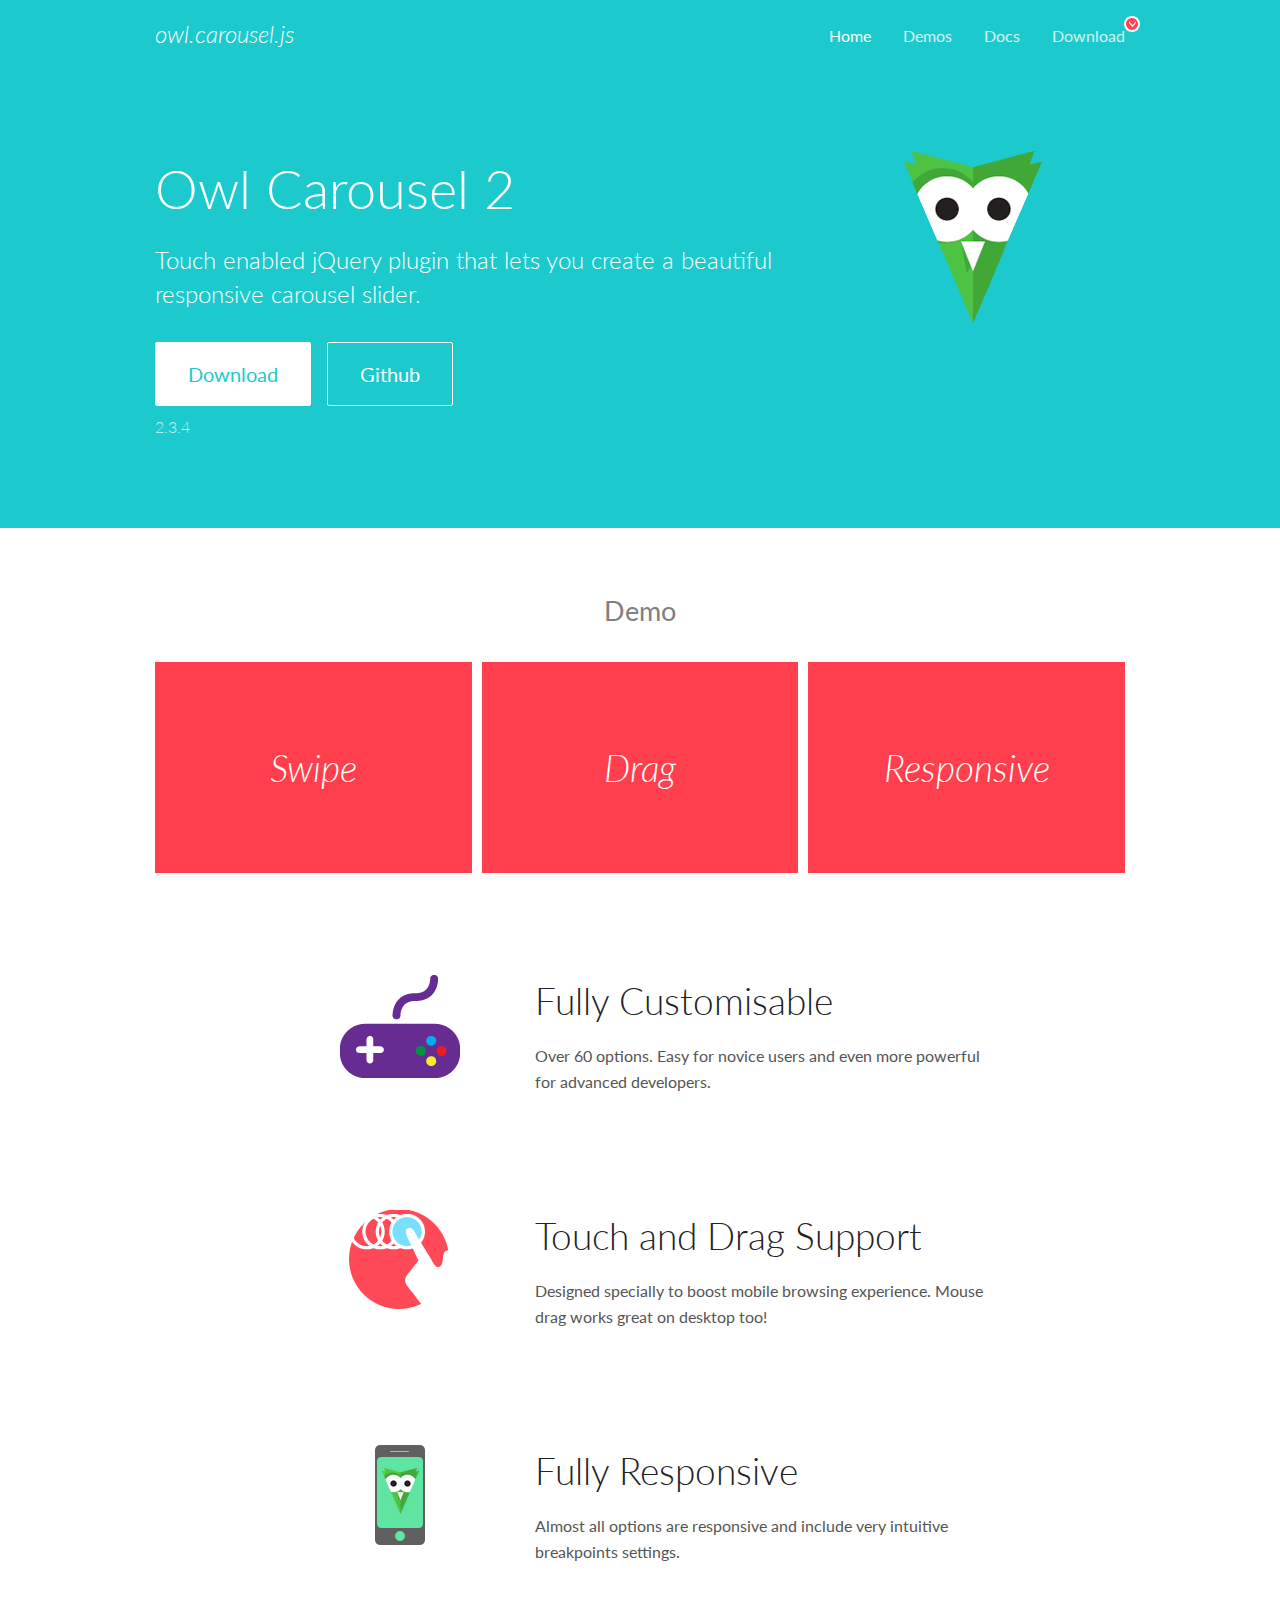
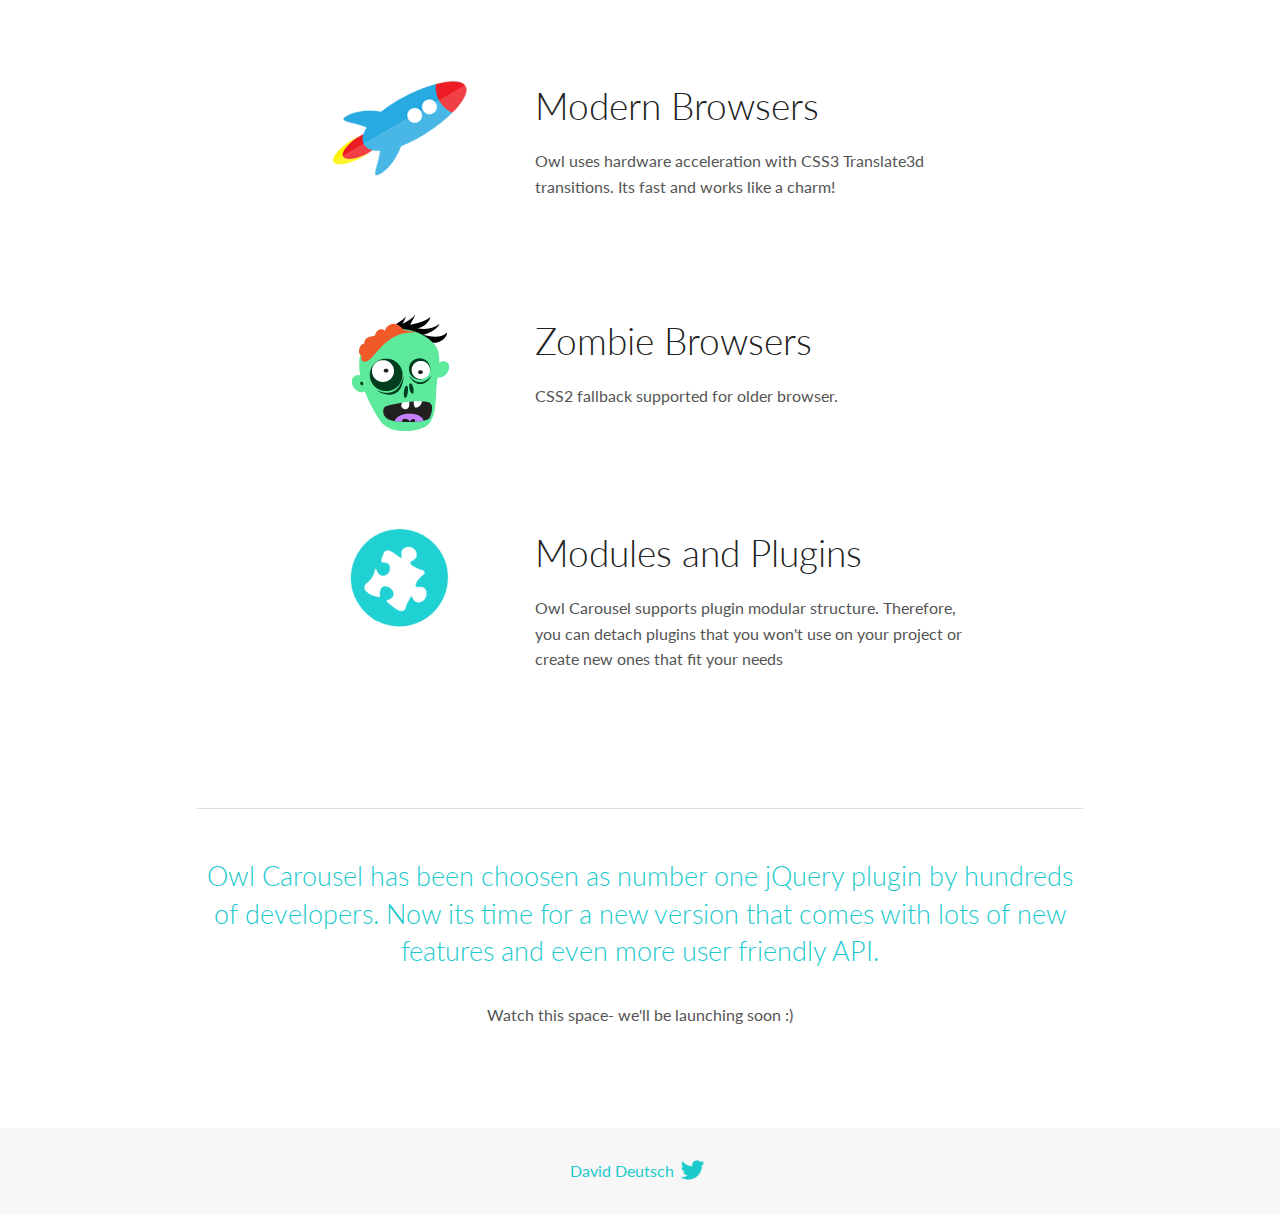
<file: OwlCarousel2-2.3.4/docs/index.html>
<!DOCTYPE html>
<html lang="en">
  <head>

    <!-- head -->
    <meta charset="utf-8">
    <meta name="msapplication-tap-highlight" content="no" />
    <meta name="viewport" content="width=device-width, initial-scale=1.0" />
    <meta name="description" content="Touch enabled jQuery plugin that lets you create beautiful responsive carousel slider.">
    <meta name="author" content="David Deutsch">
    <title>
      Home | Owl Carousel | 2.3.4
    </title>

    <!-- Stylesheets -->
    <link href='https://fonts.googleapis.com/css?family=Lato:300,400,700,400italic,300italic' rel='stylesheet' type='text/css'>
    <link rel="stylesheet" href="assets/css/docs.theme.min.css">

    <!-- Owl Stylesheets -->
    <link rel="stylesheet" href="assets/owlcarousel/assets/owl.carousel.min.css">
    <link rel="stylesheet" href="assets/owlcarousel/assets/owl.theme.default.min.css">

    <!-- HTML5 shim and Respond.js IE8 support of HTML5 elements and media queries -->

    <!--[if lt IE 9]>
      <script src="https://oss.maxcdn.com/libs/html5shiv/3.7.0/html5shiv.js"></script>
      <script src="https://oss.maxcdn.com/libs/respond.js/1.3.0/respond.min.js"></script>
    <![endif]-->

    <!-- Favicons -->
    <link rel="apple-touch-icon-precomposed" sizes="144x144" href="assets/ico/apple-touch-icon-144-precomposed.png">
    <link rel="shortcut icon" href="assets/ico/favicon.png">
    <link rel="shortcut icon" href="favicon.ico">

    <!-- Yeah i know js should not be in header. Its required for demos.-->

    <!-- javascript -->
    <script src="assets/vendors/jquery.min.js"></script>
    <script src="assets/owlcarousel/owl.carousel.js"></script>
  </head>
  <body>

    <!-- header -->
    <header class="header">
      <div class="row">
        <div class="large-12 columns">
          <div class="brand left">
            <h3>
              <a href="/OwlCarousel2/">owl.carousel.js</a> 
            </h3>
          </div>
          <a id="toggle-nav" class="right">
            <span></span> <span></span> <span></span> 
          </a> 
          <div class="nav-bar">
            <ul class="clearfix">
              <li class="active">
                <a href="/OwlCarousel2/index.html">Home</a> 
              </li>
              <li> <a href="/OwlCarousel2/demos/demos.html">Demos</a>  </li>
              <li> <a href="/OwlCarousel2/docs/started-welcome.html">Docs</a>  </li>
              <li>
                <a href="https://github.com/OwlCarousel2/OwlCarousel2/archive/2.3.4.zip">Download</a> 
                <span class="download"></span> 
              </li>
            </ul>
          </div>
        </div>
      </div>
    </header>

    <!-- home panel -->
    <section id="hero">
      <div class="row">
        <div class="large-8 medium-8 columns">
          <h1>Owl Carousel 2</h1>
          <h4>Touch enabled jQuery plugin that lets you create a beautiful responsive carousel slider.</h4>
          <a href="https://github.com/OwlCarousel2/OwlCarousel2/archive/2.3.4.zip" class="hero-button">Download</a> 
          <a href="https://github.com/OwlCarousel2/OwlCarousel2" class="hero-button outline">Github</a> 
          <p>2.3.4</p>
        </div>
        <div class="large-4 medium-4 columns">
          <img class="owl-logo" src="assets/img/owl-logo.png" alt="mr. Owl">
        </div>
      </div>
    </section>

    <!-- body -->
    <div class="home-demo">
      <div class="row">
        <div class="large-12 columns">
          <h3>Demo</h3>
          <div class="owl-carousel">
            <div class="item">
              <h2>Swipe</h2>
            </div>
            <div class="item">
              <h2>Drag</h2>
            </div>
            <div class="item">
              <h2>Responsive</h2>
            </div>
            <div class="item">
              <h2>CSS3</h2>
            </div>
            <div class="item">
              <h2>Fast</h2>
            </div>
            <div class="item">
              <h2>Easy</h2>
            </div>
            <div class="item">
              <h2>Free</h2>
            </div>
            <div class="item">
              <h2>Upgradable</h2>
            </div>
            <div class="item">
              <h2>Tons of options</h2>
            </div>
            <div class="item">
              <h2>Infinity</h2>
            </div>
            <div class="item">
              <h2>Auto Width</h2>
            </div>
          </div>
        </div>
      </div>
    </div>
    <script>
      var owl = $('.owl-carousel');
      owl.owlCarousel({
        margin: 10,
        loop: true,
        responsive: {
          0: {
            items: 1
          },
          600: {
            items: 2
          },
          1000: {
            items: 3
          }
        }
      })
    </script>

    <!-- features -->
    <div id="features">
      <div class="row">
        <div class="small-12 medium-9 small-centered columns">
          <section class="row feature">
            <div class="medium-4 small-12 columns">
              <img src="assets/img/feature-options.png" alt="">
            </div>
            <div class="medium-8 small-12 columns">
              <h2>Fully Customisable</h2>
              <p>Over 60 options. Easy for novice users and even more powerful for advanced developers.</p>
            </div>
          </section>
          <section class="row feature">
            <div class="medium-4 small-12 columns">
              <img src="assets/img/feature-drag.png" alt="">
            </div>
            <div class="medium-8 small-12 columns">
              <h2>Touch and Drag Support</h2>
              <p>Designed specially to boost mobile browsing experience. Mouse drag works great on desktop too!</p>
            </div>
          </section>
          <section class="row feature">
            <div class="medium-4 small-12 columns">
              <img src="assets/img/feature-responsive.png" alt="">
            </div>
            <div class="medium-8 small-12 columns">
              <h2>Fully Responsive</h2>
              <p>Almost all options are responsive and include very intuitive breakpoints settings.</p>
            </div>
          </section>
          <section class="row feature">
            <div class="medium-4 small-12 columns">
              <img src="assets/img/feature-modern.png" alt="">
            </div>
            <div class="medium-8 small-12 columns">
              <h2>Modern Browsers</h2>
              <p>Owl uses hardware acceleration with CSS3 Translate3d transitions. Its fast and works like a charm! </p>
            </div>
          </section>
          <section class="row feature">
            <div class="medium-4 small-12 columns">
              <img src="assets/img/feature-zombie.png" alt="">
            </div>
            <div class="medium-8 small-12 columns">
              <h2>Zombie Browsers</h2>
              <p>CSS2 fallback supported for older browser.</p>
            </div>
          </section>
          <section class="row feature">
            <div class="medium-4 small-12 columns">
              <img src="assets/img/feature-module.png" alt="">
            </div>
            <div class="medium-8 small-12 columns">
              <h2>Modules and Plugins</h2>
              <p>Owl Carousel supports plugin modular structure. Therefore, you can detach plugins that you won&#x27;t use on your project or create new ones that fit your needs</p>
            </div>
          </section>
        </div>
      </div>
    </div>

    <!-- footer -->
    <section id="teaser-text">
      <div class="row">
        <div class="small-12 medium-11 small-centered columns">
          <hr>
          <h3 id="owl-carousel-has-been-choosen-as-number-one-jquery-plugin-by-hundreds-of-developers-now-its-time-for-a-new-version-that-comes-with-lots-of-new-features-and-even-more-user-friendly-api-">Owl Carousel has been choosen as number one jQuery plugin by hundreds of developers. Now its time for a new version that comes with lots of new features and even more user friendly API.</h3>
          <p>Watch this space- we&#39;ll be launching soon :)</p>
        </div>
      </div>
    </section>

    <!-- footer -->
    <footer class="footer">
      <div class="row">
        <div class="large-12 columns">
          <h5>
            <a href="/OwlCarousel2/docs/support-contact.html">David Deutsch</a> 
            <a id="custom-tweet-button" href="https://twitter.com/share?url=https://github.com/OwlCarousel2/OwlCarousel2&text=Owl Carousel - This is so awesome! " target="_blank"></a> 
          </h5>
        </div>
      </div>
    </footer>

    <!-- vendors -->
    <script src="assets/vendors/highlight.js"></script>
    <script src="assets/js/app.js"></script>
  </body>
</html>
</file>
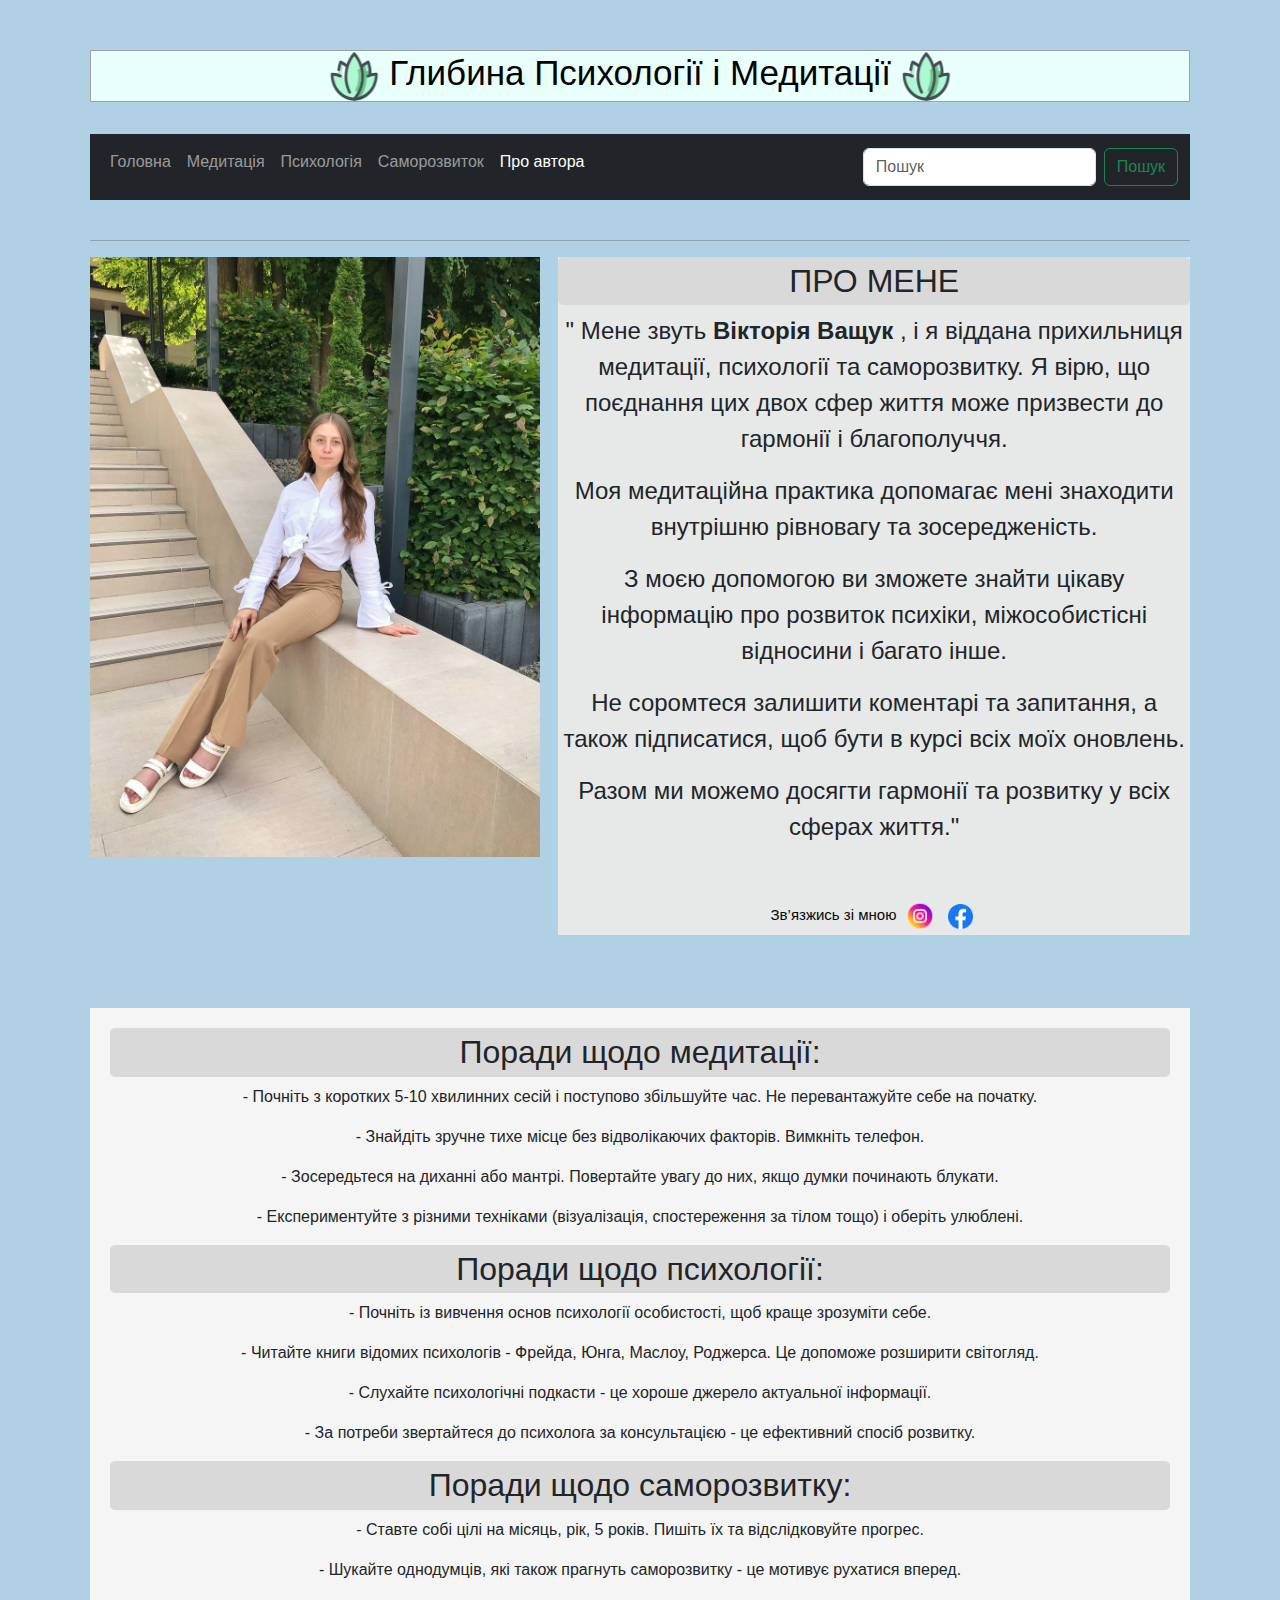
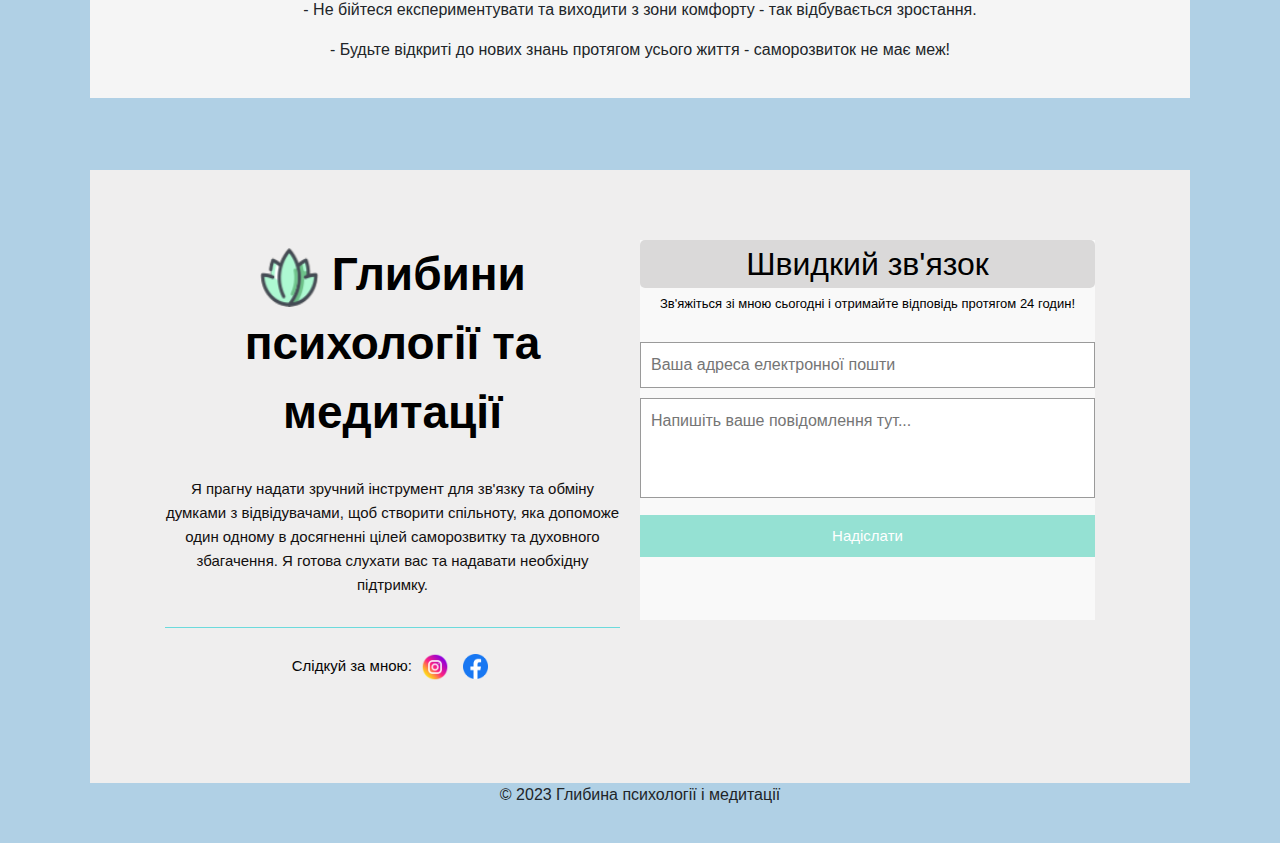
<file: author.html>
<!DOCTYPE html>
<html lang="en">
<head>
    <meta charset="UTF-8">
    <meta name="viewport" content="width=device-width, initial-scale=1.0">
    <title>Глибини психології і медитації</title>
	<link rel="icon" href="img/logo.png" >
	<link href="css/bootstrap.css" rel="stylesheet">
    <link href="css/style.css" rel="stylesheet">
	
	
</head>
<body>
	<div class="container block" style="padding-top: 50px;">
		<div class="row">
			<div class="col"> 
				<div class="highlighted-text">
					<h1 class="text-center">
						<img src="img/logo.png" alt="Лівий логотип" style="width: 50px; height: 50px;">
						Глибина Психології і Медитації
						<img src="img/logo.png" alt="Правий логотип" style="width: 50px; height: 50px;">
					</h1>
					
					<br> 
				<nav class="navbar navbar-expand-lg navbar-dark bg-dark"><!--./novbar-->
					<div class="container-fluid">
					  
					  <button class="navbar-toggler" type="button" data-bs-toggle="collapse" data-bs-target="#navbarSupportedContent" aria-controls="navbarSupportedContent" aria-expanded="false" aria-label="Toggle navigation">
						<span class="navbar-toggler-icon"></span>
					  </button>
					  <div class="collapse navbar-collapse" id="navbarSupportedContent">
						<ul class="navbar-nav me-auto mb-2 mb-lg-0">
						  <li class="nav-item">
							<a class="nav-link " href="index.html">Головна</a>
						  </li>
						  <li class="nav-item">
							<a class="nav-link"  href="meditation.html">Медитація</a>
						  </li>
						  <li class="nav-item">
							<a class="nav-link "  href="psychology.html">Психологія</a>
						  </li>
						  <li class="nav-item">
							<a class="nav-link "  href="self_development.html">Саморозвиток</a>
						  </li>
						  <li class="nav-item">
							<a class="nav-link active "href="author.html">Про автора</a>
						  </li>
						</ul>
						<form class="d-flex" action="search.php" method="get">
							<input class="form-control me-2" type="search" name="query" placeholder="Пошук" aria-label="Пошук">
							<button class="btn btn-outline-success" type="submit">Пошук</button>
						</form>
					  </div>
					</div>
				  </nav> <!--./novbar-->
			</div>
		</div>
    </div>
	<br>
	<hr class="featurette-divider">
	
			<div class="row featurette">
			  <div class="col-md-7 order-md-2">
				<div style="background-color: #e7e9e9; font-size: 1.5rem ">
					<h2 >ПРО  МЕНЕ</h2>
					<p>"  Мене звуть <strong>Вікторія Ващук </strong>, і я віддана прихильниця медитації, психології та саморозвитку.  Я вірю, що поєднання цих двох сфер життя може призвести до гармонії і благополуччя.</p>
				  
					<p>Моя медитаційна практика допомагає мені знаходити внутрішню рівновагу та зосередженість. </p>
					<p> З моєю допомогою ви зможете знайти цікаву інформацію про розвиток психіки, міжособистісні відносини і багато інше.</p>
				  

					<p>Не соромтеся залишити коментарі та запитання, а також підписатися, щоб бути в курсі всіх моїх оновлень.</p>
					<p> Разом ми можемо досягти гармонії та розвитку у всіх сферах життя." </p>
					<br>
					<div class="footer-social-content">
						Зв’язжись зі мною
						<a href="https://instagram.com/victoria.vashchuk?igshid=NTc4MTIwNjQ2YQ=" target="_blank">
							
								<img src="img/i.png" alt="інстаграм " style="width: 28px; height: 28px;">
							  </a>
							  <a href="https://www.facebook.com/profile.php?id=100027235027218" target="_blank">
							
								<img src="img/f.png" alt="фейсбук" style="width: 25px; height: 25px;">
							  </a>
							  
						
						
					</div>
				  </div>
				<p class="lead"></p>
			  </div>
			  <div class="col-md-5 order-md-1">
				
<img src="img/Я.jpg" alt="Автор" style="width: 450px; height: 600px;">

			  </div>
			</div>
			<br><br>
			  
			 
			<div style="background-color: #f5f5f5; padding: 20px; ">
				

				<h2>Поради щодо медитації:</h2>
				
				<p>- Почніть з коротких 5-10 хвилинних сесій і поступово збільшуйте час. Не перевантажуйте себе на початку.</p>
				
				<p>- Знайдіть зручне тихе місце без відволікаючих факторів. Вимкніть телефон.</p>
				
				<p>- Зосередьтеся на диханні або мантрі. Повертайте увагу до них, якщо думки починають блукати.</p>
				
				<p>- Експериментуйте з різними техніками (візуалізація, спостереження за тілом тощо) і оберіть улюблені.</p>
				
				<h2>Поради щодо психології:</h2>
				
				<p>- Почніть із вивчення основ психології особистості, щоб краще зрозуміти себе.</p>
				
				<p>- Читайте книги відомих психологів - Фрейда, Юнга, Маслоу, Роджерса. Це допоможе розширити світогляд.</p>
				
				<p>- Cлухайте психологічні подкасти - це хороше джерело актуальної інформації.</p>
				
				<p>- За потреби звертайтеся до психолога за консультацією - це ефективний спосіб розвитку.</p>
				

<h2>Поради щодо саморозвитку:</h2>

<p>- Ставте собі цілі на місяць, рік, 5 років. Пишіть їх та відслідковуйте прогрес.</p>

<p>- Шукайте однодумців, які також прагнуть саморозвитку - це мотивує рухатися вперед.</p> 

<p>- Не бійтеся експериментувати та виходити з зони комфорту - так відбувається зростання.</p>

<p>- Будьте відкриті до нових знань протягом усього життя - саморозвиток не має меж!</p>
</div>
<br><br> <br>
        
    <footer class="footer" >
	
		<div class="footer-inner" style="margin-left: 75px; margin-right: 75px;">
	
			<div class="footer-col" >
				<div class="footer-logo" >
					<img src="img/logo.png" alt="Логотип" style="width: 60px; height: 60px;">
					Глибини психології та медитації
				  </div>
				  
				<div class="footer-text">Я прагну  надати зручний інструмент для зв'язку та обміну думками з відвідувачами, щоб створити спільноту, яка допоможе один одному в досягненні цілей саморозвитку та духовного збагачення. Я готова слухати вас та надавати необхідну підтримку.</div>
				<div class="footer-social">
					<div class="footer-social-header">
						
					</div>
					<div class="footer-social-content">
						Слідкуй за мною:
						<a href="https://instagram.com/victoria.vashchuk?igshid=NTc4MTIwNjQ2YQ=" target="_blank">
							
								<img src="img/i.png" alt="інстаграм " style="width: 28px; height: 28px;">
							  </a>
							  <a href="https://www.facebook.com/profile.php?id=100027235027218" target="_blank">
							
								<img src="img/f.png" alt="фейсбук" style="width: 25px; height: 25px;">
							  </a>
							  
						
						
					</div>
				</div>
				<br>  <br> <br> 
				
			</div>
		<div class="footer-col">
			<form class="contact" action="mail.php" method="post">
				<div class="footer-contact">
					<h2 class="quick">Швидкий зв'язок</h2>
					<h4 class="sinfo">Зв'яжіться зі мною сьогодні і отримайте відповідь протягом 24 годин!</h4>
				</div>
				<fieldset>
					<input name="email" placeholder="Ваша адреса електронної пошти" class="email" tabindex="2" required>
				</fieldset>
				<fieldset>
					<textarea name="message" placeholder="Напишіть ваше повідомлення тут..." class="textarea" tabindex="5" required></textarea>
				</fieldset>
				<fieldset>
					<button name="submit" type="submit" class="contact-submit" data-submit="...Відправляється">Надіслати</button>
				</fieldset>
				<br><br>
			</form>
			
		</div>
	</div>
	</footer>
	<p>&copy; 2023 Глибина психології і медитації</a></p>
	</div>
		<script src="js/bootstrap.js"></script>
		<script src="js/bootstrap.bundle.js"></script>
</body>
</html>
</file>
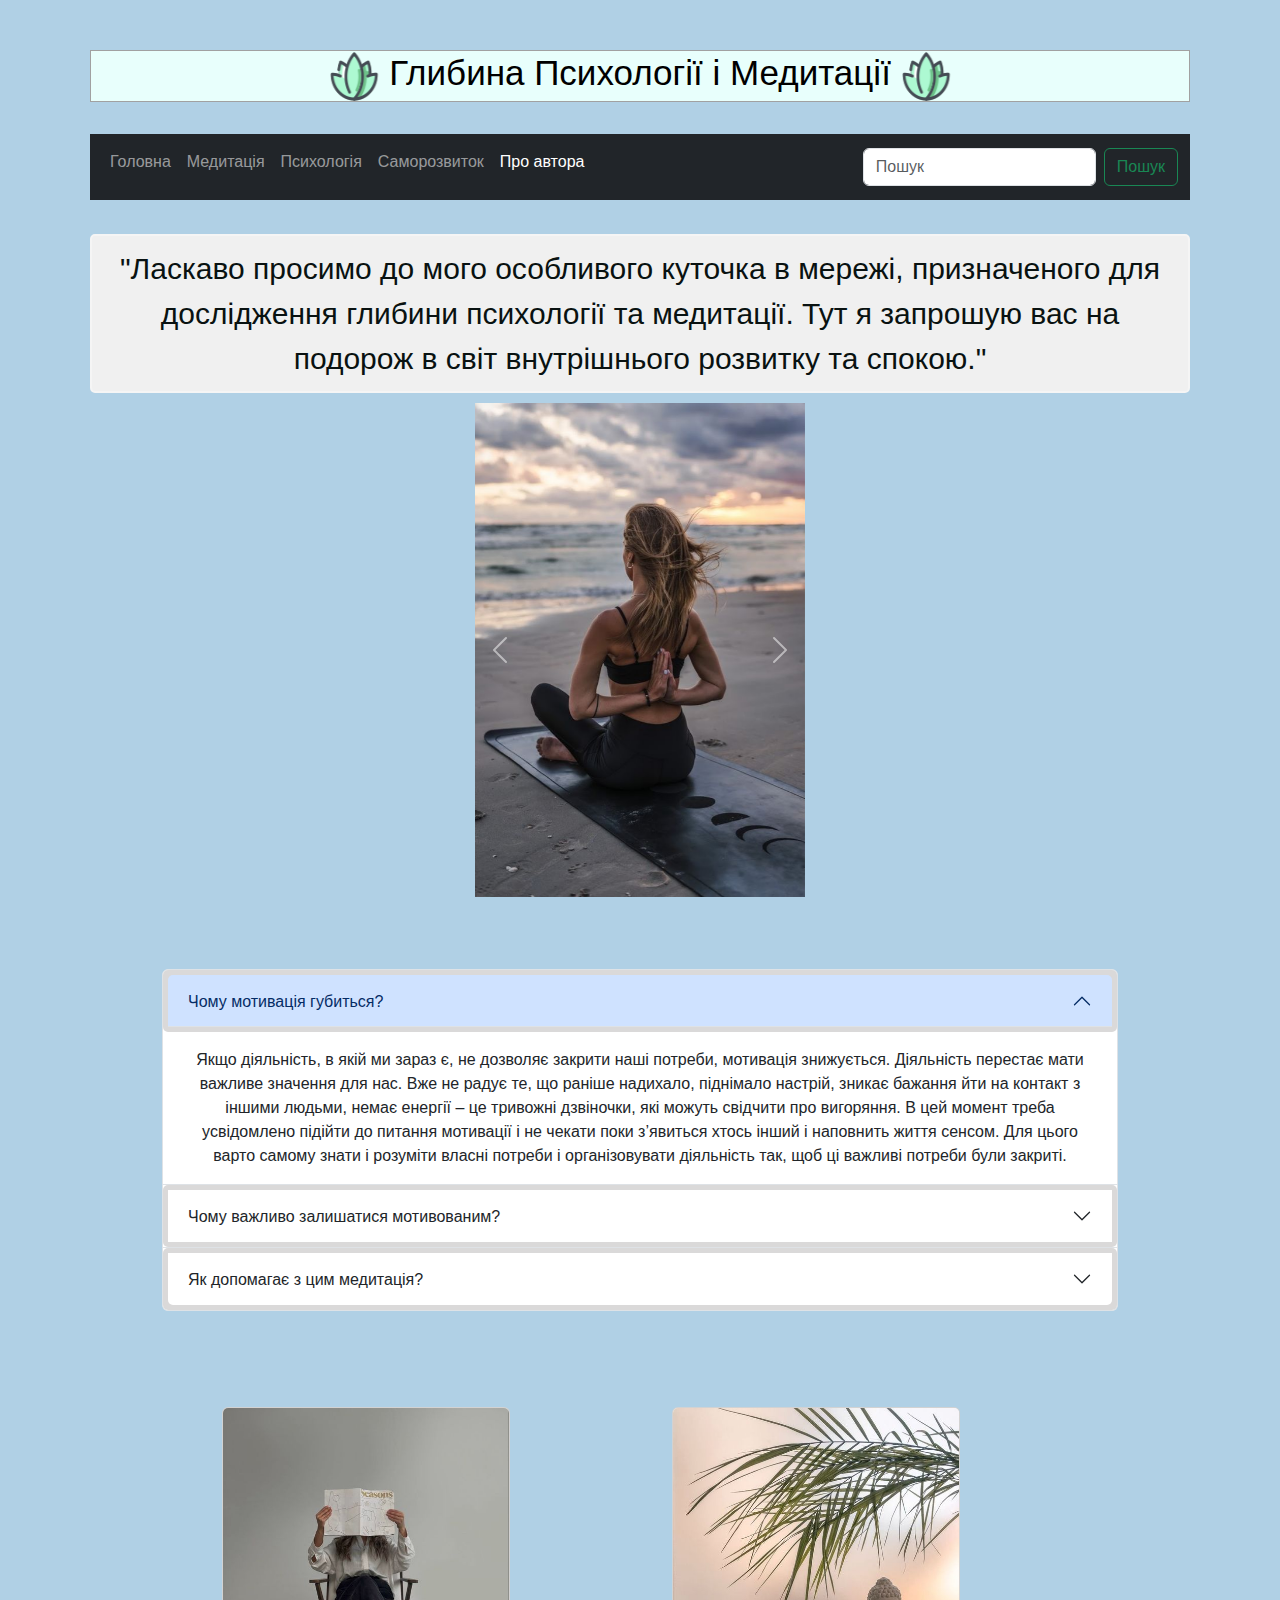
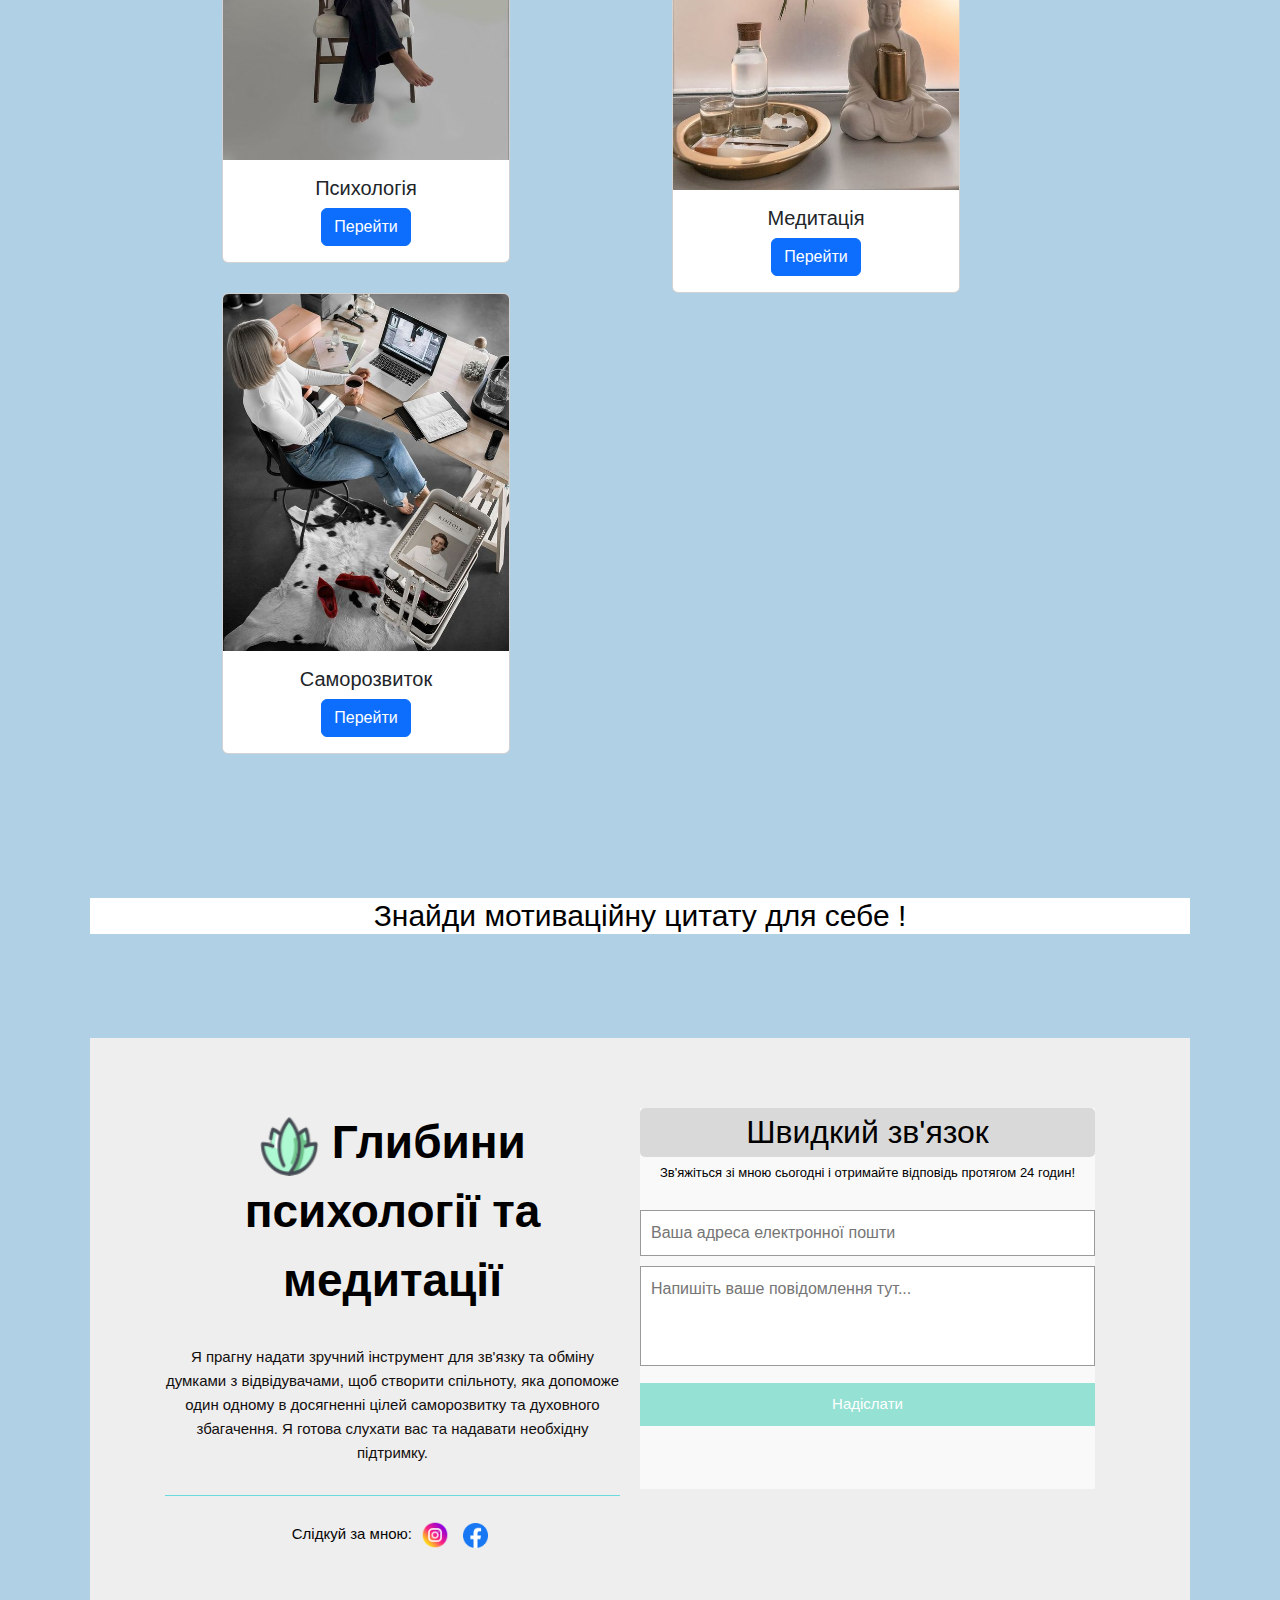
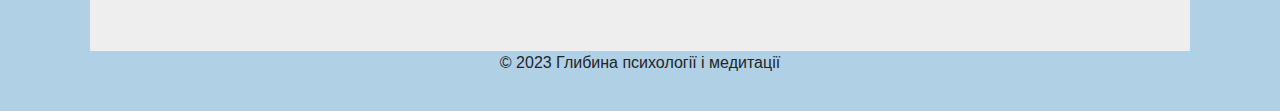
<file: index1.html>
<!DOCTYPE html>
<html lang="en">
<head>
    <meta charset="UTF-8">
    <meta name="viewport" content="width=device-width, initial-scale=1.0">
    <title>Глибини психології і медитації</title>
	<link rel="icon" href="img/logo.png" >
	<link href="css/bootstrap.css" rel="stylesheet">
    <link href="css/style.css" rel="stylesheet">
<link rel="stylesheet" href="css/owl.carousel.css">
<link rel="stylesheet" href="css/owl.theme.default.css">

</head>
<body>
	<div class="container block" style="padding-top: 50px;">
		<div class="row">
			<div class="col"> 
				<div class="highlighted-text">
					<h1 class="text-center">
						<img src="img/logo.png" alt="Лівий логотип" style="width: 50px; height: 50px;">
						Глибина Психології і Медитації
						<img src="img/logo.png" alt="Правий логотип" style="width: 50px; height: 50px;">
					</h1>
					
					<br> 
				<nav class="navbar navbar-expand-lg navbar-dark bg-dark"><!--./novbar-->
					<div class="container-fluid">
					  
					  <button class="navbar-toggler" type="button" data-bs-toggle="collapse" data-bs-target="#navbarSupportedContent" aria-controls="navbarSupportedContent" aria-expanded="false" aria-label="Toggle navigation">
						<span class="navbar-toggler-icon"></span>
					  </button>
					  <div class="collapse navbar-collapse" id="navbarSupportedContent">
						<ul class="navbar-nav me-auto mb-2 mb-lg-0">
						  <li class="nav-item">
							<a class="nav-link " href="index.html">Головна</a>
						  </li>
						  <li class="nav-item">
							<a class="nav-link"  href="meditation.html">Медитація</a>
						  </li>
						  <li class="nav-item">
							<a class="nav-link "  href="psychology.html">Психологія</a>
						  </li>
						  <li class="nav-item">
							<a class="nav-link "  href="self_development.html">Саморозвиток</a>
						  </li>
						  <li class="nav-item">
							<a class="nav-link active "href="author.html">Про автора</a>
						  </li>
						</ul>
						<form class="d-flex" role="Пошук">
						  <input class="form-control me-2" type="search" placeholder="Пошук" aria-label="Пошук">
						  <button class="btn btn-outline-success" type="submit">Пошук</button>
						</form>
					  </div>
					</div>
				  </nav> <!--./novbar-->
			</div>
		</div>
    </div>
	<br>
    <div class="highlighted-text">
        <p>
            "Ласкаво просимо до мого особливого куточка в мережі, призначеного для дослідження глибини психології та медитації. Тут я запрошую вас на подорож в світ внутрішнього розвитку та спокою."
        </p>
    </div>
    <div class="row">
        <div class="col d-flex justify-content-center">
            <div class="carousel-container">
                <div id="carouselExample" class="carousel slide">
                    <div class="carousel-inner">
                        <div class="carousel-item active">
                            <img src="img/2м.jpg" class="d-block w-100" alt="зображення">
                        </div>
                        
                        <div class="carousel-item">
                            <img src="img/00м.jpg" class="d-block w-100" alt="зображення">
                        </div>
                        <div class="carousel-item">
                            <img src="img/8ми.jpg" class="d-block w-100" alt="зображення">
                        </div>
                        <div class="carousel-item">
                            <img src="img/0м.jpg" class="d-block w-100" alt="зображення">
                        </div>
                    </div>
                    <button class="carousel-control-prev" type="button" data-bs-target="#carouselExample" data-bs-slide="prev">
                        <span class="carousel-control-prev-icon" aria-hidden="true"></span>
                        <span class="visually-hidden">Попередня</span>
                    </button>
                    <button class="carousel-control-next" type="button" data-bs-target="#carouselExample" data-bs-slide="next">
                        <span class="carousel-control-next-icon" aria-hidden="true"></span>
                        <span class="visually-hidden">Наступна</span>
                    </button>
                </div>
            </div>
        </div>
    </div>
    <br> <br> <br>

    <div class="row  " style="margin-left: 60px; margin-right: 60px;">
        <div class="col">
            <div class="accordion" id="accordionExample">
                <div class="accordion-item">
                    <h2 class="accordion-header">
                        <button class="accordion-button" type="button" data-bs-toggle="collapse" data-bs-target="#collapseOne" aria-expanded="true" aria-controls="collapseOne">
                            Чому мотивація губиться?
                        </button>
                    </h2>
                    <div id="collapseOne" class="accordion-collapse collapse show" data-bs-parent="#accordionExample">
                        <div class="accordion-body">
                            Якщо діяльність, в якій ми зараз є, не дозволяє закрити наші потреби, мотивація знижується.

Діяльність перестає мати важливе значення для нас. Вже не радує те, що раніше надихало, піднімало настрій, зникає бажання йти на контакт з іншими людьми, немає енергії – це тривожні дзвіночки, які можуть свідчити про вигоряння.

В цей момент треба усвідомлено підійти до питання мотивації і не чекати поки з’явиться хтось інший і наповнить життя сенсом.

Для цього варто самому знати і розуміти власні потреби і організовувати діяльність так, щоб ці важливі потреби були закриті.
                        </div>
                    </div>
                </div>
                <div class="accordion-item">
                    <h2 class="accordion-header">
                        <button class="accordion-button collapsed" type="button" data-bs-toggle="collapse" data-bs-target="#collapseTwo" aria-expanded="false" aria-controls="collapseTwo">
                            Чому важливо залишатися мотивованим?
                        </button>
                    </h2>
                    <div id="collapseTwo" class="accordion-collapse collapse" data-bs-parent="#accordionExample">
                        <div class="accordion-body">
                            Пошук і підтримка свого внутрішнього палива – це захист від вигоряння, незалежно від попереднього досвіду чи генетики.

Але робити це треба з позиції дорослого, не чекати, поки інша людина потурбується, помітить ваші потреби.

Важливо слідкувати не тільки за тим, що ми "повинні" робити, але і за тим, що наповнює, дає позитивну енергію.

При цьому можна використовувати різні канали – наповнення через емоції, через тіло, діяльність, стосунки з іншими, зі світом, а також через духовні практики та роботі з сенсами.  
                        </div>
                    </div>
                </div>
                <div class="accordion-item">
                    <h2 class="accordion-header">
                        <button class="accordion-button collapsed" type=" button" data-bs-toggle="collapse" data-bs-target="#collapseThree" aria-expanded="false" aria-controls="collapseThree">
                            Як допомагає з цим медитація?
                        </button>
                    </h2>
                    <div id="collapseThree" class="accordion-collapse collapse" data-bs-parent="#accordionExample">
                        <div class="accordion-body">
                            Медитація допомагає знизити рівень стресу та тривожності. Вона дозволяє людині зменшити напругу та зосередитися на поточному моменті, краще керувати своїми емоціями. Поліпшення настрою та зниження депресії. Користь медитації часто полягає в поліпшенні настрою ,позбавленні від депресії та зосередженні на успіхові .
                        </div>
                    </div>
                </div>
            </div>
        </div>
    </div>


    <br> <br> <br><br> 

        <div class=" row" style="margin-left: 120px; margin-right: 80px;">
            <div class="col ">
                <div class="card  " style="width: 18rem;">
                  <img src="img/44.jpg" class="card-img-top" alt="зображення">
                  <div class="card-body">
                    <h5 class="card-title">Психологія</h5>
                    <p class="card-text text-truncate">
                        <a href="psychology.html" target="_blank" class="btn btn-primary stretched-link">Перейти</a>
                    
                  </div>
                      </div>
                </div>
            <div class="col ">
                <div class="card" style="width: 18rem;">
                  <img src="img/55.jpg" class="card-img-top" alt="зображення">
                  <div class="card-body">
                    <h5 class="card-title">Медитація</h5>
                    <p class="card-text text-truncate">
                    <a href="meditation.html" target="_blank" class="btn btn-primary stretched-link">Перейти</a>
                  </div>
                      </div>
            
                </div> 
                <br><br>
                
                    
            <div class="col " >
                <div class="card " style="width: 18rem;">
                  <img src="img/66.jpg" class="card-img-top" alt="зображення">
                  <div class="card-body">
                    <h5 class="card-title">Саморозвиток</h5>
                    <p class="card-text text-truncate">
                    <a href="self development.html" target="_blank" class="btn btn-primary stretched-link">Перейти</a>
                  </div>
                      </div>
                </div>
        </div>
        <br> <br> <br><br> <br> <br>
        <div class="row">
        <div class="col ">
            <div class="col text-black">
                <div class="highlighted-text">
                            <h3>Знайди мотиваційну цитату для себе !</h3>
                        </div>
                        <br>
                <div class="owl-carousel owl-theme">
                    
                    <div class="item"> <a href="img/2m.jpg" data-lightbox="motivation"><img src="img/2m.jpg"></a></div>
                    <div class="item"> <a href="img/3m.jpg" data-lightbox="motivation"><img src="img/3m.jpg"></a></div>
                    <div class="item"> <a href="img/4m.jpg" data-lightbox="motivation"><img src="img/4m.jpg"></a></div>
                    <div class="item"> <a href="img/5m.jpg" data-lightbox="motivation"><img src="img/5m.jpg"></a></div>
                    <div class="item"> <a href="img/6m.jpg" data-lightbox="motivation"><img src="img/6m.jpg"></a></div>
                    <div class="item"> <a href="img/7m.jpg" data-lightbox="motivation"><img src="img/7m.jpg"></a></div>
                    <div class="item"> <a href="img/8m.jpg" data-lightbox="motivation"><img src="img/8m.jpg"></a></div>
                    <div class="item"> <a href="img/9m.jpg" data-lightbox="motivation"><img src="img/9m.jpg"></a></div>
                </div>
            </div>				
    </div>
</div>

<br> <br> <br>
        
    <footer class="footer" >
	
		<div class="footer-inner" style="margin-left: 75px; margin-right: 75px;">
	
			<div class="footer-col" >
				<div class="footer-logo" >
					<img src="img/logo.png" alt="Логотип" style="width: 60px; height: 60px;">
					Глибини психології та медитації
				  </div>
				  
				<div class="footer-text">Я прагну  надати зручний інструмент для зв'язку та обміну думками з відвідувачами, щоб створити спільноту, яка допоможе один одному в досягненні цілей саморозвитку та духовного збагачення. Я готова слухати вас та надавати необхідну підтримку.</div>
				<div class="footer-social">
					<div class="footer-social-header">
						
					</div>
					<div class="footer-social-content">
						Слідкуй за мною:
						<a href="https://instagram.com/victoria.vashchuk?igshid=NTc4MTIwNjQ2YQ=" target="_blank">
							
								<img src="img/i.png" alt="інстаграм " style="width: 28px; height: 28px;">
							  </a>
							  <a href="https://www.facebook.com/profile.php?id=100027235027218" target="_blank">
							
								<img src="img/f.png" alt="фейсбук" style="width: 25px; height: 25px;">
							  </a>
							  
						
						
					</div>
				</div>
				<br>  <br> <br> 
				
			</div>
		<div class="footer-col">
			<form class="contact">
				<div class="footer-contact">
					<h2 class="quick">Швидкий зв'язок</h2>
					<h4 class="sinfo">Зв'яжіться зі мною сьогодні і отримайте відповідь протягом 24 годин!</h4>
					</div>
					
					<fieldset>
						<input placeholder="Ваша адреса електронної пошти" class="email" tabindex="2" required>
					</fieldset>
					<fieldset>
						<textarea placeholder="Напишіть ваше повідомлення тут..." class="textarea" tabindex="5" required></textarea>
					</fieldset>
					<fieldset>
						<button name="submit" type="submit" class="contact-submit" data-submit="...Відправляється">Надіслати</button>
					</fieldset>
					<br><br> 
			</form>
		</div>
	</div>
	</footer>
	<p>&copy; 2023 Глибина психології і медитації</a></p>
	</div>
		<script src="js/bootstrap.js"></script>
		<script src="js/bootstrap.bundle.js"></script>
        <script src="unitegallery/themes/tiles/ug-theme-tiles.js" type="text/javascript"></script>
    <script src="unitegallery/themes/tilesgrid/ug-theme-tilesgrid.js" type="text/javascript"></script>
    <script src="jquery.js"></script>
    <script src="owlcarousel/owl.carousel.js"></script>
</body>
</html>
</file>
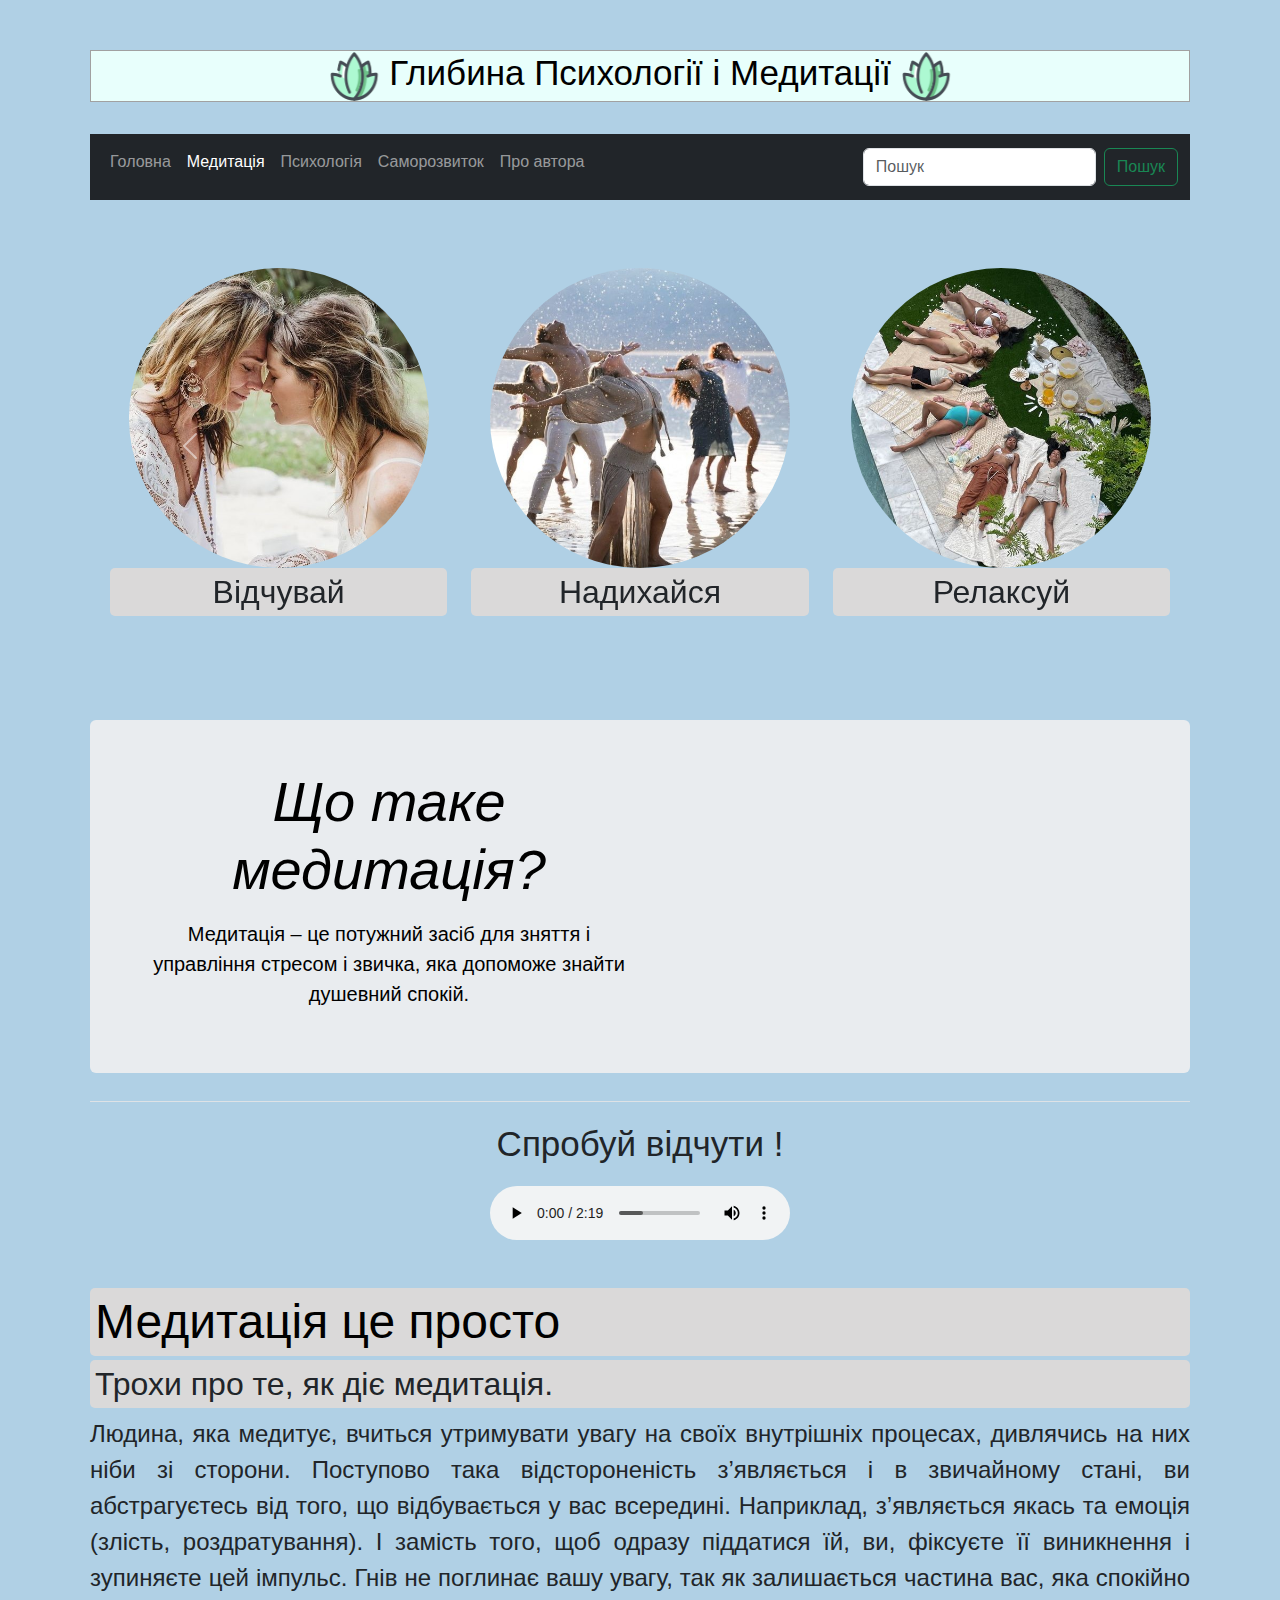
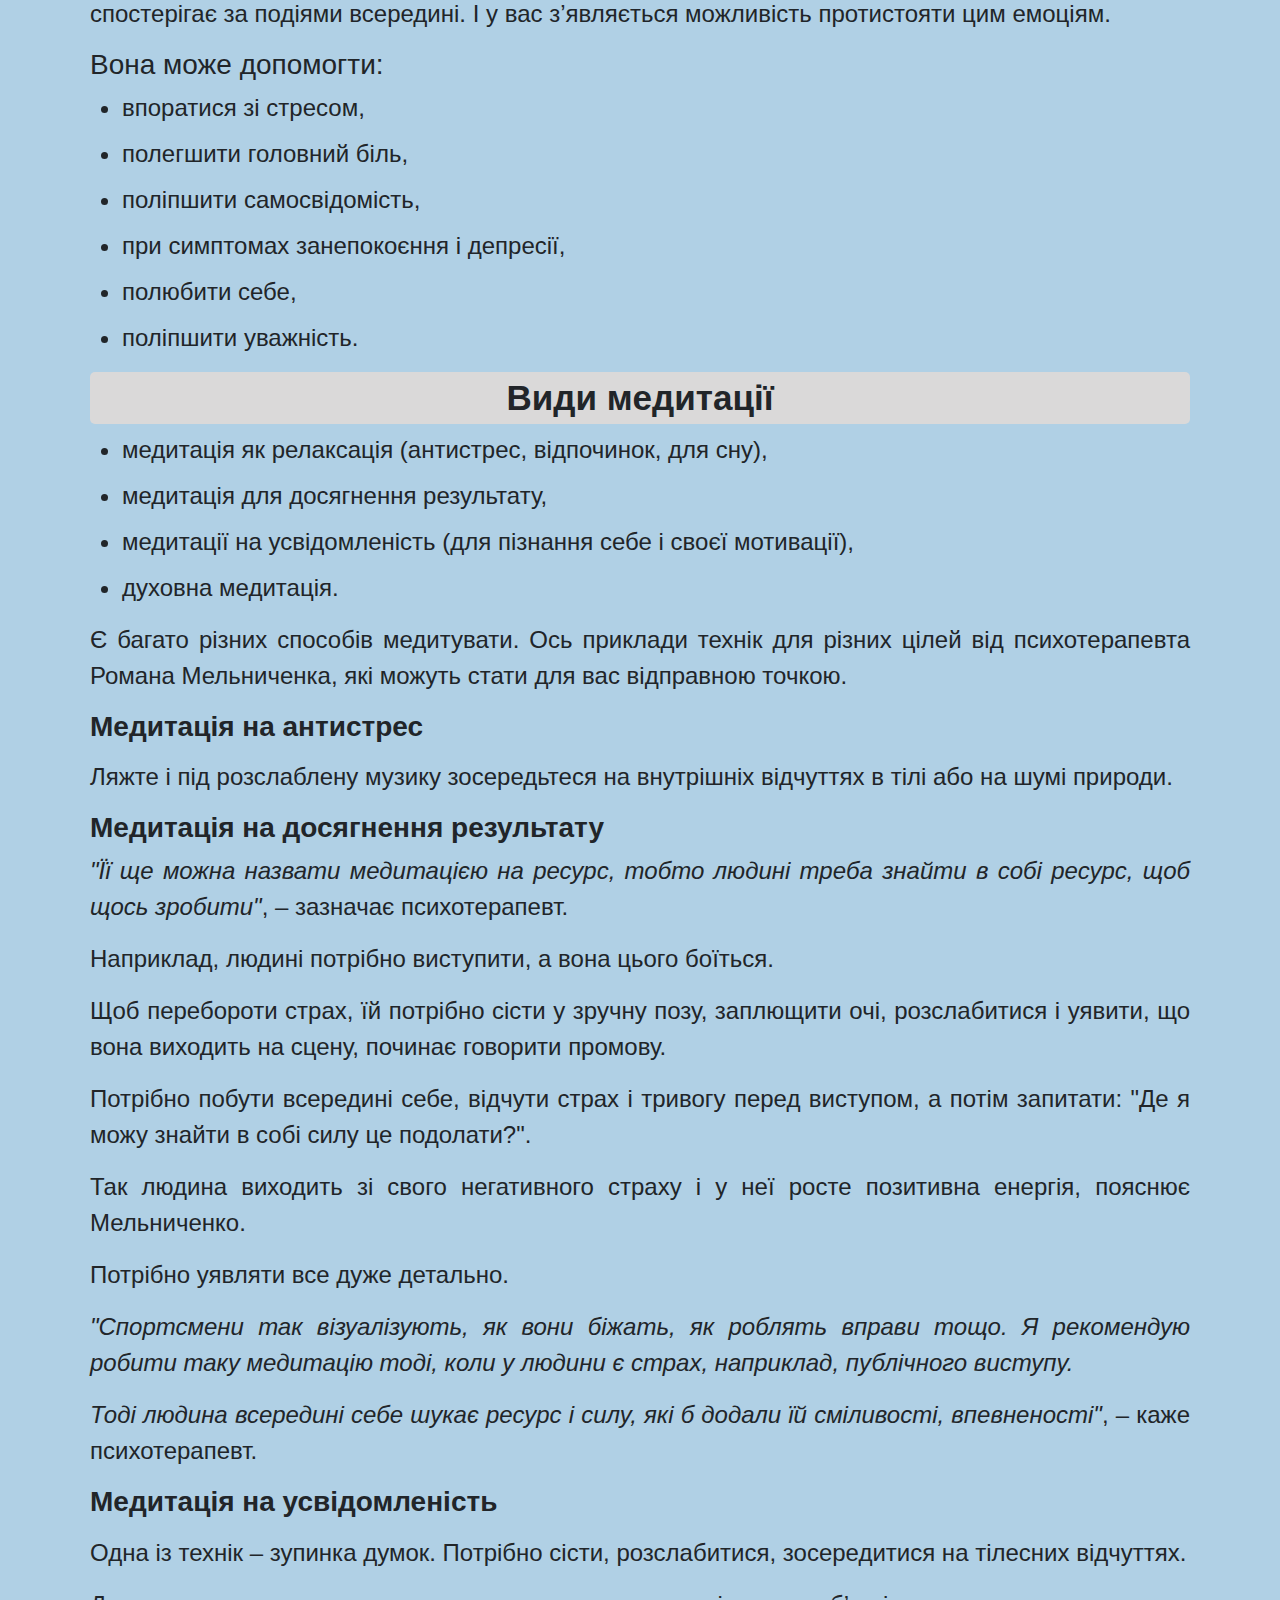
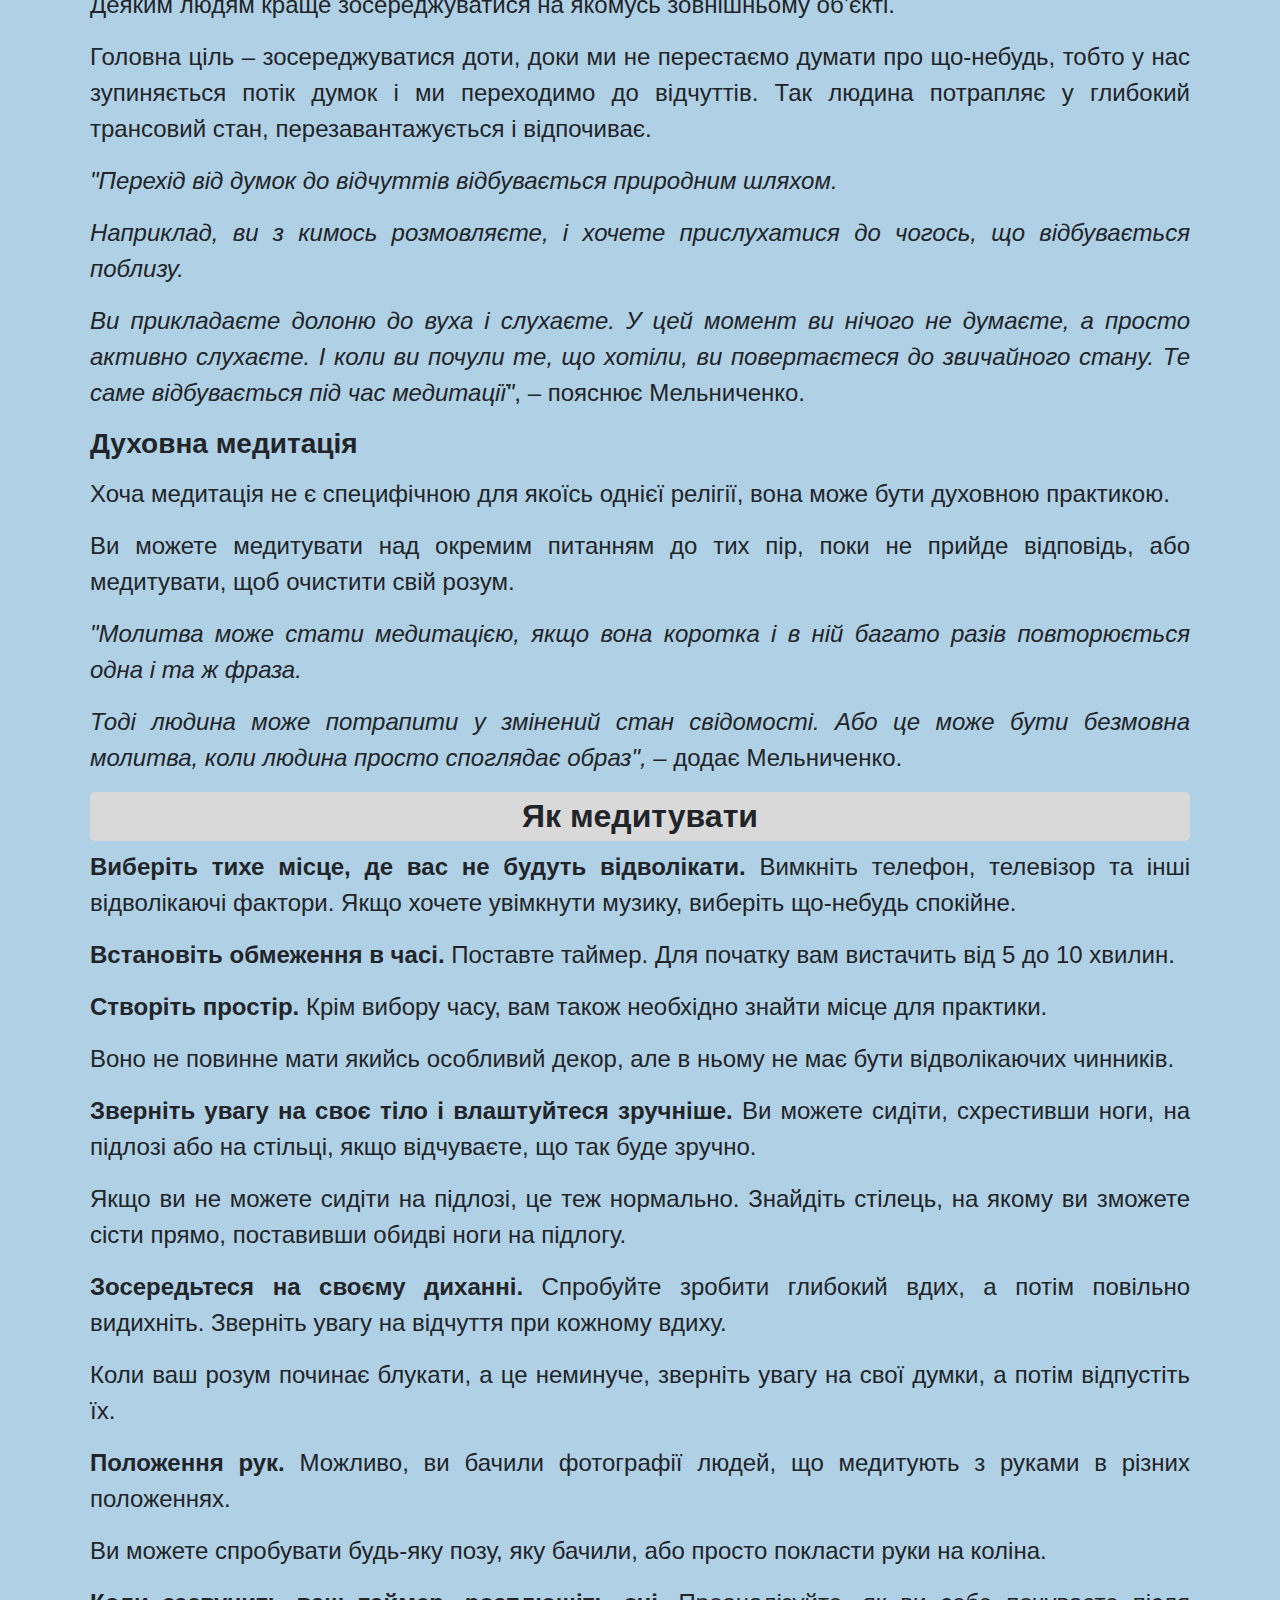
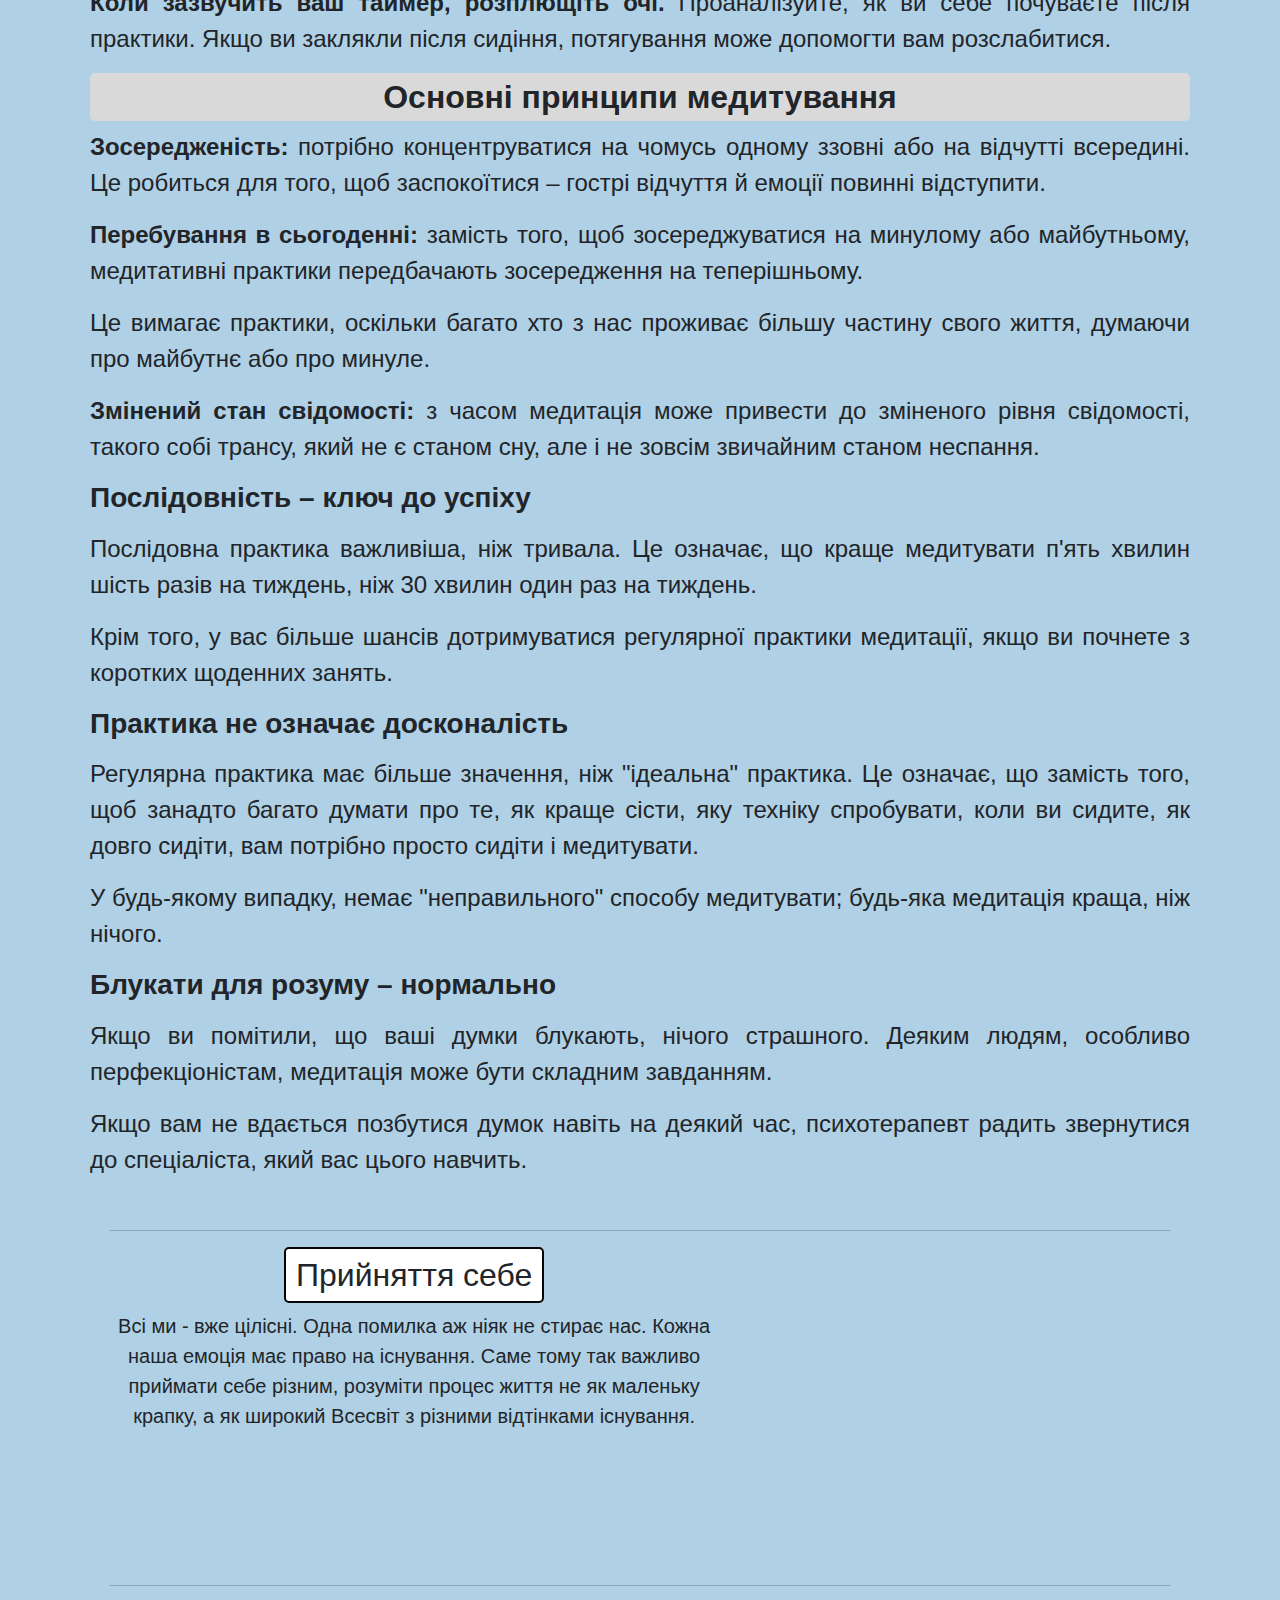
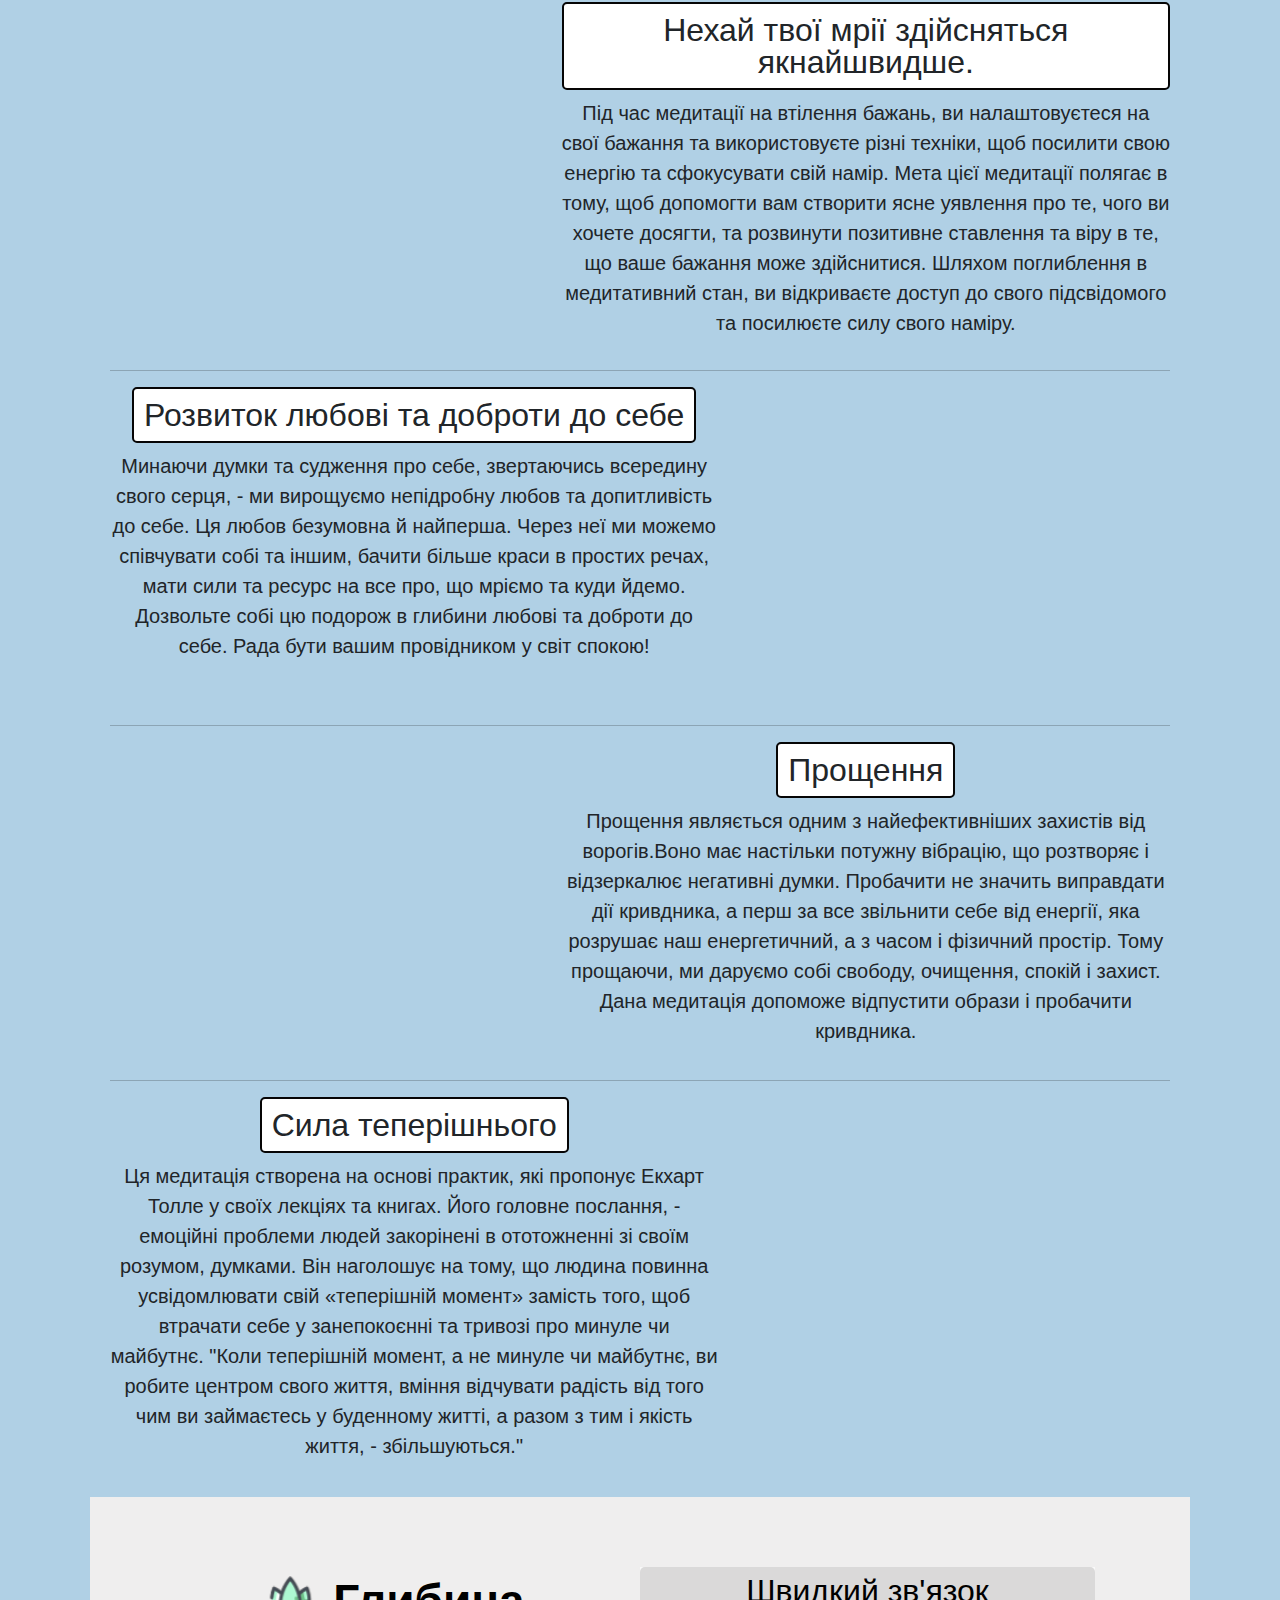
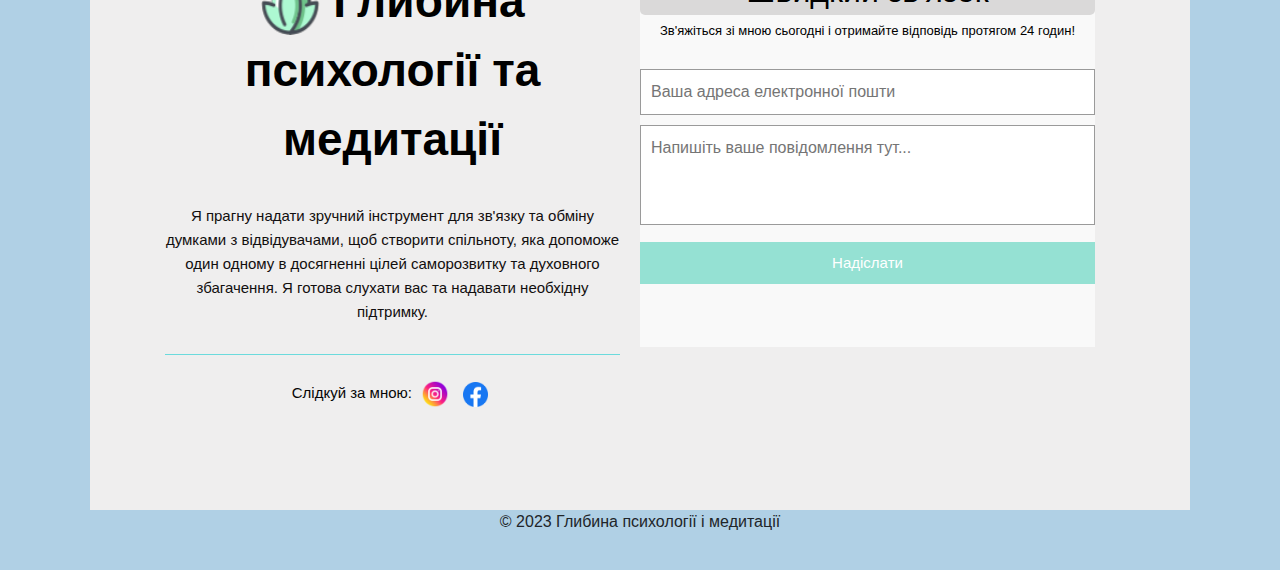
<file: meditation.html>
<!DOCTYPE html>
<html lang="en">
<head>
    <meta charset="UTF-8">
    <meta name="viewport" content="width=device-width, initial-scale=1.0">
    <title>Глибини психології і медитації</title>
	<link rel="icon" href="img/logo.png" >
	<link href="css/bootstrap.css" rel="stylesheet">
    <link href="css/style.css" rel="stylesheet">
	

</head>
<body>
	
	<div class="container block" style="padding-top: 50px;">
		<div class="row">
			<div class="col"> 
				<div class="highlighted-text">
					<h1 class="text-center">
						<img src="img/logo.png" alt="Лівий логотип" style="width: 50px; height: 50px;">
						Глибина Психології і Медитації
						<img src="img/logo.png" alt="Правий логотип" style="width: 50px; height: 50px;">
					</h1>
					
					<br> 
				<nav class="navbar navbar-expand-lg navbar-dark bg-dark"><!--./novbar-->
					<div class="container-fluid">
					  
					  <button class="navbar-toggler" type="button" data-bs-toggle="collapse" data-bs-target="#navbarSupportedContent" aria-controls="navbarSupportedContent" aria-expanded="false" aria-label="Toggle navigation">
						<span class="navbar-toggler-icon"></span>
					  </button>
					  <div class="collapse navbar-collapse" id="navbarSupportedContent">
						<ul class="navbar-nav me-auto mb-2 mb-lg-0">
						  <li class="nav-item">
							<a class="nav-link " href="index.html">Головна</a>
						  </li>
						  <li class="nav-item">
							<a class="nav-link active"  href="meditation.html">Медитація</a>
						  </li>
						  <li class="nav-item">
							<a class="nav-link "  href="psychology.html">Психологія</a>
						  </li>
						  <li class="nav-item">
							<a class="nav-link "  href="self_development.html">Саморозвиток</a>
						  </li>
						  <li class="nav-item">
							<a class="nav-link "href="author.html">Про автора </a>
						  </li>
						</ul>
						<form class="d-flex" action="search.php" method="get">
							<input class="form-control me-2" type="search" name="query" placeholder="Пошук" aria-label="Пошук">
							<button class="btn btn-outline-success" type="submit">Пошук</button>
						</form>
						
					  </div>
					</div>
				  </nav> <!--./novbar-->
			</div>
		</div>
    </div>
	
		<div class="row">
			<div class="col">
			  <div class="container mt-5">
				<!-- Carousel -->
				<div id="myCarousel" class="carousel slide" data-bs-ride="carousel">
				  <div class="carousel-inner">
					<div class="carousel-item active">
					  <div class="row">
						<div class="col-md-4">
						  <img src="img/4d.jpg" class="bd-placeholder-img rounded-circle mx-auto d-block" role="img" aria-label="Placeholder" preserveAspectRatio="xMidYMid slice" focusable="false"><title>Placeholder</title></img>
						  <h2 class="fw-normal text-center">Відчувай</h2>
						  
						</div>
						<div class="col-md-4">
						  <img src="img/1d.jpg" class="bd-placeholder-img rounded-circle mx-auto d-block" role="img" aria-label="Placeholder" preserveAspectRatio="xMidYMid slice" focusable="false"><title>Placeholder</title></img>
						  <h2 class="fw-normal text-center">Надихайся</h2>
						  
						</div>
						<div class="col-md-4">
						  <img src="img/9d.jpg" class="bd-placeholder-img rounded-circle mx-auto d-block" role="img" aria-label="Placeholder" preserveAspectRatio="xMidYMid slice" focusable="false"><title>Placeholder</title></img>
						  <h2 class="fw-normal text-center">Релаксуй</h2>
						 
						</div>
					  </div>
					</div>
					<div class="carousel-item">
					  <div class="row">
						<div class="col-md-4">
						  <img src="img/00.jpg" class="bd-placeholder-img rounded-circle mx-auto d-block" role="img" aria-label="Placeholder" preserveAspectRatio="xMidYMid slice" focusable="false"><title>Placeholder</title></img>
						  <h2 class="fw-normal text-center">Зберігай себе</h2>
						
						</div>
						<div class="col-md-4">
						  <img src="img/5d.jpg" class="bd-placeholder-img rounded-circle mx-auto d-block" aria-label="Placeholder" preserveAspectRatio="xMidYMid slice" focusable="false"><title>Placeholder</title></img>
						  <h2 class="fw-normal text-center">Люби</h2>
						
						</div>
						<div class="col-md-4">
						  <img src="img/7d.jpg" class="bd-placeholder-img rounded-circle mx-auto d-block" role="img" aria-label="Placeholder" preserveAspectRatio="xMidYMid slice" focusable="false"><title>Placeholder</title></img>
						  <h2 class="fw-normal text-center">Надійся</h2>
						 
						</div>
					  </div>
					</div>
					<div class="carousel-item">
					  <div class="row">
						<div class="col-md-4">
						  <img src="img/8d.jpg" class="bd-placeholder-img rounded-circle mx-auto d-block" role="img" aria-label="Placeholder" preserveAspectRatio="xMidYMid slice" focusable="false"><title>Placeholder</title></img>
						  <h2 class="fw-normal text-center">Знаходь себе</h2>
						
						</div>
						<div class="col-md-4">
						  <img src="img/3d.jpg" class="bd-placeholder-img rounded-circle mx-auto d-block" role="img" aria-label="Placeholder" preserveAspectRatio="xMidYMid slice" focusable="false"><title>Placeholder</title></img>
						  <h2 class="fw-normal text-center">Вір</h2>
						 
						</div>
						<div class="col-md-4">
	  
  
	  <img src="img/6d.jpg" class="bd-placeholder-img rounded-circle mx-auto d-block" role="img" aria-label="Placeholder" preserveAspectRatio="xMidYMid slice" focusable="false"><title>Placeholder</title></img>
						  <h2 class="fw-normal text-center">Бережи</h2>
						
						</div>
					  </div>
					</div>
				  </div>
	  
				  <!-- Кнопки переходу -->
				  <a class="carousel-control-prev" href="#myCarousel" role="button" data-bs-slide="prev">
					<span class="carousel-control-prev-icon" aria-hidden="true"></span>
					<span class="visually-hidden">Попередня</span>
				  </a>
				  <a class="carousel-control-next" href="#myCarousel" role="button" data-bs-slide="next">
					<span class="carousel-control-next-icon" aria-hidden="true"></span>
					<span class="visually-hidden">Наступна</span>
				  </a>
				</div>
			  </div>
			</div><!--./col-->
		  </div><!--./row-->
		  <br><br><br>
		  <div class="nav-scroller py-1 mb-3 border-bottom">
		
		  <div class="p-4 p-md-5 mb-4 rounded text-body-emphasis bg-body-secondary">
			<div class="col-lg-6 px-0">
			  <h1 class="display-4 fst-italic" >Що таке медитація?</h1>
			  <p class="lead my-3">Медитація – це потужний засіб для зняття і управління стресом і звичка, яка допоможе знайти душевний спокій.</p>
			</div>
		  </div>
		
		  </div>
		  
		  

			<div class="api" style="text-align: center;">
    <p style="font-size: 35px;">Спробуй відчути !</p>
    
    <audio controls style="display: block; margin: 0 auto;">
        <source src="Julian Scott - Feeling Chilled.mp3" type="audio/mpeg">
    </audio>
</div>
<br><br>
		
			  <article class="blog-post">
				<h2 class="display-5 link-body-emphasis mb-1">Медитація це просто </h2>
				
				<h2>Трохи про те, як діє медитація.</h2>
				<p>Людина, яка медитує, вчиться утримувати увагу на своїх внутрішніх процесах, дивлячись на них ніби зі сторони. Поступово така відстороненість з’являється і в звичайному стані, ви абстрагуєтесь  від того, що відбувається у вас всередині. Наприклад, з’являється якась та емоція (злість, роздратування). І замість того, щоб одразу піддатися їй, ви, фіксуєте її виникнення і зупиняєте цей імпульс.  Гнів не поглинає вашу увагу, так як залишається частина вас, яка спокійно спостерігає за подіями всередині. І у вас з’являється можливість протистояти цим емоціям.

				
				<h3>Вона може допомогти:</h3>
				
				<ul>
				  <li>впоратися зі стресом,</li>
				  <li>полегшити головний біль,</li>
				  <li>поліпшити самосвідомість,</li>
				  <li>при симптомах занепокоєння і депресії,</li>
				  <li>полюбити себе,</li>
				  <li>поліпшити уважність.</li>
				</ul>
			
			
			
		
			<h2 style="text-align: center; font-size: 35px;"><strong>Види медитації</strong></h2>


<ul>
<li style="font-weight: 400;" aria-level="1"><span style="font-weight: 400;">медитація як релаксація (антистрес, відпочинок, для сну),</span></li>
<li style="font-weight: 400;" aria-level="1"><span style="font-weight: 400;">медитація для досягнення результату,&nbsp;</span></li>
<li style="font-weight: 400;" aria-level="1"><span style="font-weight: 400;">медитації на усвідомленість (для пізнання себе і своєї мотивації),</span></li>
<li style="font-weight: 400;" aria-level="1"><span style="font-weight: 400;">духовна медитація.</span></li>
</ul>

<p><span  style="text-align: center;">Є багато різних способів медитувати. Ось приклади технік для різних цілей від психотерапевта Романа Мельниченка, які можуть стати для вас відправною точкою.</span></p>
<blockquote>
<h3><strong>Медитація на антистрес</strong></h3>
</blockquote>
<p><span style="font-weight: 400;">Ляжте і під розслаблену музику зосередьтеся на внутрішніх відчуттях в тілі або на шумі природи.&nbsp;</span></p>
<h3><strong>Медитація на досягнення результату</strong></h3>
</blockquote>
<p><em><span style="font-weight: 300;">"Її ще можна назвати медитацією на ресурс, тобто людині треба знайти в собі ресурс, щоб щось зробити"</span></em><span style="font-weight: 400;">, &ndash; зазначає психотерапевт.</span></p>
<p><span style="font-weight: 300;">Наприклад, людині потрібно виступити, а вона цього боїться.</span></p>
<p><span style="font-weight: 300;">Щоб перебороти страх, їй потрібно сісти у зручну позу, заплющити очі, розслабитися і уявити, що вона виходить на сцену, починає говорити промову.</span></p>
<p><span style="font-weight: 300;">Потрібно побути всередині себе, відчути страх і тривогу перед виступом, а потім запитати: "Де я можу знайти в собі силу це подолати?".&nbsp;</span></p>
<p><span style="font-weight: 400;">Так людина виходить зі свого негативного страху і у неї росте позитивна енергія, пояснює Мельниченко.</span></p>
<p><span style="font-weight: 400;">Потрібно уявляти все дуже детально.&nbsp;</span></p>
<p><em><span style="font-weight: 400;">"Спортсмени так візуалізують, як вони біжать, як роблять вправи тощо. Я рекомендую робити таку медитацію тоді, коли у людини є страх, наприклад, публічного виступу.&nbsp;</span></em></p>
<p><em><span style="font-weight: 400;">Тоді людина всередині себе шукає ресурс і силу, які б додали їй сміливості, впевненості"</span></em><span style="font-weight: 400;">, &ndash; каже психотерапевт.</span></p>
<blockquote>
<h3><strong>Медитація на усвідомленість</strong></h3>
</blockquote>
<p><span style="font-weight: 400;">Одна із технік &ndash; зупинка думок. Потрібно сісти, розслабитися, зосередитися на тілесних відчуттях.</span></p>
<p><span style="font-weight: 400;">Деяким людям краще зосереджуватися на якомусь зовнішньому об&rsquo;єкті.&nbsp;</span></p>
<p><span style="font-weight: 400;">Головна ціль &ndash; зосереджуватися доти, доки ми не перестаємо думати про що-небудь, тобто у нас зупиняється потік думок і ми переходимо до відчуттів. Так людина потрапляє у глибокий трансовий стан, перезавантажується і відпочиває.</span></p>
<p><em><span style="font-weight: 400;">"Перехід від думок до відчуттів відбувається природним шляхом.&nbsp;</span></em></p>
<p><em><span style="font-weight: 400;">Наприклад, ви з кимось розмовляєте, і хочете прислухатися до чогось, що відбувається поблизу.&nbsp;</span></em></p>
<p><em><span style="font-weight: 400;">Ви прикладаєте долоню до вуха і слухаєте. У цей момент ви нічого не думаєте, а просто активно слухаєте. І коли ви почули те, що хотіли, ви повертаєтеся до звичайного стану. Те саме відбувається під час медитації"</span></em><span style="font-weight: 400;">, &ndash; пояснює Мельниченко.</span></p>
<blockquote>
<h3><strong>Духовна медитація</strong></h3>
</blockquote>
<p><span style="font-weight: 400;">Хоча медитація не є специфічною для якоїсь однієї релігії, вона може бути духовною практикою.&nbsp;</span></p>
<p><span style="font-weight: 400;">Ви можете медитувати над окремим питанням до тих пір, поки не прийде відповідь, або медитувати, щоб очистити свій розум.&nbsp;</span></p>
<p><em><span style="font-weight: 400;">"Молитва може стати медитацією, якщо вона коротка і в ній багато разів повторюється одна і та ж фраза.&nbsp;</span></em></p>
<p><em><span style="font-weight: 400;">Тоді людина може потрапити у змінений стан свідомості. Або це може бути безмовна молитва, коли людина просто споглядає образ",</span></em><span style="font-weight: 400;"> &ndash; додає Мельниченко.</span></p>
<p></p>
<h2 style="text-align: center;"><strong>Як медитувати</strong></h2>
<p><strong>Виберіть тихе місце, де вас не будуть відволікати. </strong><span style="font-weight: 400;">Вимкніть телефон, телевізор та інші відволікаючі фактори. Якщо хочете увімкнути музику, виберіть що-небудь спокійне.</span></p>
<p><strong>Встановіть обмеження в часі. </strong><span style="font-weight: 400;">Поставте таймер.</span> <span style="font-weight: 400;">Для початку вам вистачить від 5 до 10 хвилин.</span></p>
<p><strong>Створіть простір.</strong><span style="font-weight: 400;"> Крім вибору часу, вам також необхідно знайти місце для практики.</span></p>
<p><span style="font-weight: 400;">Воно не повинне мати якийсь особливий декор, але в ньому не має бути відволікаючих чинників.&nbsp;</span></p>
<p><strong>Зверніть увагу на своє тіло і влаштуйтеся зручніше.</strong><span style="font-weight: 400;"> Ви можете сидіти, схрестивши ноги, на підлозі або на стільці, якщо відчуваєте, що так буде зручно.</span></p>
<p><span style="font-weight: 400;">Якщо ви не можете сидіти на підлозі, це теж нормально. Знайдіть стілець, на якому ви зможете сісти прямо, поставивши обидві ноги на підлогу.</span></p>
<p><strong>Зосередьтеся на своєму диханні.</strong><span style="font-weight: 400;"> Спробуйте зробити глибокий вдих, а потім повільно видихніть. Зверніть увагу на відчуття при кожному вдиху.</span></p>
<p><span style="font-weight: 400;">Коли ваш розум починає блукати, а це неминуче, зверніть увагу на свої думки, а потім відпустіть їх.</span></p>
<p><strong>Положення рук.</strong><span style="font-weight: 400;"> Можливо, ви бачили фотографії людей, що медитують з руками в різних положеннях.&nbsp;</span></p>
<p><span style="font-weight: 400;">Ви можете спробувати будь-яку позу, яку бачили, або просто покласти руки на коліна.&nbsp;</span></p>
<p><strong>Коли зазвучить ваш таймер, розплющіть очі.</strong><span style="font-weight: 400;"> Проаналізуйте, як ви себе почуваєте після практики. Якщо ви заклякли після сидіння, потягування може допомогти вам розслабитися.</span></p>
<p><span style="font-weight: 400;"></span></p>
<h2 style="text-align: center;"><strong>Основні принципи медитування</strong></h2>
<p><strong>Зосередженість: </strong><span style="font-weight: 400;">потрібно концентруватися на чомусь одному ззовні або на відчутті всередині. Це робиться для того, щоб заспокоїтися &ndash; гострі відчуття й емоції повинні відступити.&nbsp;</span></p>
<p><strong>Перебування в сьогоденні:</strong><span style="font-weight: 400;"> замість того, щоб зосереджуватися на минулому або майбутньому, медитативні практики передбачають зосередження на теперішньому.</span></p>
<p><span style="font-weight: 400;">Це вимагає практики, оскільки багато хто з нас проживає більшу частину свого життя, думаючи про майбутнє або про минуле.</span></p>
<p><strong>Змінений стан свідомості:</strong><span style="font-weight: 400;"> з часом медитація може привести до зміненого рівня свідомості, такого собі трансу, який не є станом сну, але і не зовсім звичайним станом неспання.&nbsp;</span></p>
<p></p>

<blockquote>
<h3><strong>Послідовність &ndash; ключ до успіху</strong></h3>
</blockquote>
<p><span style="font-weight: 400;">Послідовна практика важливіша, ніж тривала. Це означає, що краще медитувати п'ять хвилин шість разів на тиждень, ніж 30 хвилин один раз на тиждень.</span></p>
<p><span style="font-weight: 400;">Крім того, у вас більше шансів дотримуватися регулярної практики медитації, якщо ви почнете з коротких щоденних занять.</span></p>
<blockquote>
<h3><strong>Практика не означає досконалість</strong></h3>
</blockquote>
<p><span style="font-weight: 400;">Регулярна практика має більше значення, ніж "ідеальна" практика. Це означає, що замість того, щоб занадто багато думати про те, як краще сісти, яку техніку спробувати, коли ви сидите, як довго сидіти, вам потрібно просто сидіти і медитувати.&nbsp;</span></p>
<p><span style="font-weight: 400;">У будь-якому випадку, немає "неправильного" способу медитувати; будь-яка медитація краща, ніж нічого.</span></p>
<blockquote>
<h3><strong>Блукати для розуму &ndash; нормально&nbsp;</strong></h3>
</blockquote>
<p><span style="font-weight: 400;">Якщо ви помітили, що ваші думки блукають, нічого страшного. Деяким людям, особливо перфекціоністам, медитація може бути складним завданням.</span></p>
<p><span style="font-weight: 400;">Якщо вам не вдається позбутися думок навіть на деякий час, психотерапевт радить звернутися до спеціаліста, який вас цього навчить.</span></p>

                </article>

		  <div class="container marketing">
				<hr class="featurette-divider">
				
				<div class="row featurette">
					<div class="col-md-7">
						<h2 class="featurette-heading fw-normal lh-1">Прийняття себе </span></h2>
						<p class="lead">Всі ми - вже цілісні. 
							Одна помилка аж ніяк не стирає нас.
							Кожна наша емоція має право на існування.
							
							Саме тому так важливо приймати себе різним, розуміти процес життя не як маленьку крапку, а як широкий Всесвіт з різними відтінками існування.
						</p>
					</div>
					<div class="col-md-5">
						<iframe width="527" height="315" src="https://www.youtube.com/embed/XglFLsoX4IU?si=NQ4730PETpNbrXPo" title="YouTube video player" frameborder="0" allow="accelerometer; autoplay; clipboard-write; encrypted-media; gyroscope; picture-in-picture; web-share" allowfullscreen></iframe>
					</div>
				</div>
			
			<hr class="featurette-divider">
		
			<div class="row featurette">
			  <div class="col-md-7 order-md-2">
				<h2 class="featurette-heading fw-normal lh-1">Нехай твої мрії здійсняться якнайшвидше. </h2>
				<p class="lead">Під час медитації на втілення бажань, ви налаштовуєтеся на свої бажання та використовуєте різні техніки, щоб посилити свою енергію та сфокусувати свій намір. 

					Мета цієї медитації полягає в тому, щоб допомогти вам створити ясне уявлення про те, чого ви хочете досягти, та розвинути позитивне ставлення та віру в те, що ваше бажання може здійснитися. Шляхом поглиблення в медитативний стан, ви відкриваєте доступ до свого підсвідомого та посилюєте силу свого наміру.</p>
			  </div>
			  <div class="col-md-5 order-md-1">
				
<iframe width="527" height="315" src="https://www.youtube.com/embed/9hIz0hJaJMw?si=qk9YQgI-Ows5YE-P" title="YouTube video player" frameborder="0" allow="accelerometer; autoplay; clipboard-write; encrypted-media; gyroscope; picture-in-picture; web-share" allowfullscreen></iframe>

			  </div>
			</div>
		
			<hr class="featurette-divider">
		
			<div class="row featurette">
			  <div class="col-md-7">
				<h2 class="featurette-heading fw-normal lh-1">Розвиток любові та доброти до себе </h2>
				<p class="lead">Минаючи думки та судження про себе, звертаючись всередину свого серця, - ми вирощуємо непідробну любов та допитливість до себе. 

					Ця любов безумовна й найперша. Через неї ми можемо співчувати собі та іншим, бачити більше краси в простих речах, мати сили та ресурс на все про, що мріємо та куди йдемо. 
					
					Дозвольте собі цю подорож в глибини любові та доброти до себе.
					
					Рада бути вашим провідником у світ спокою!</p>
			  </div>
			  <div class="col-md-5">
				
<iframe width="527" height="315" src="https://www.youtube.com/embed/0r4lXMYPqxE?si=bFi31ndoW12RioR-" title="YouTube video player" frameborder="0" allow="accelerometer; autoplay; clipboard-write; encrypted-media; gyroscope; picture-in-picture; web-share" allowfullscreen></iframe>

			  </div>
			</div>

			<hr class="featurette-divider">
		
			<div class="row featurette">
			  <div class="col-md-7 order-md-2">
				<h2 class="featurette-heading fw-normal lh-1">Прощення </h2>
				<p class="lead">Прощення являється одним з найефективніших захистів від ворогів.Воно має настільки потужну вібрацію, що розтворяє і відзеркалює негативні думки. Пробачити не значить виправдати дії кривдника, а перш за все звільнити себе від енергії, яка розрушає наш енергетичний, а з часом і фізичний простір. Тому прощаючи, ми даруємо собі свободу, очищення, спокій і захист. Дана медитація допоможе відпустити образи і пробачити кривдника.</p>
			  </div>
			  <div class="col-md-5 order-md-1">
				
<iframe width="527" height="315" src="https://www.youtube.com/embed/mFdbrMHAFn0?si=LuwkSXxFtD_AV99y" title="YouTube video player" frameborder="0" allow="accelerometer; autoplay; clipboard-write; encrypted-media; gyroscope; picture-in-picture; web-share" allowfullscreen></iframe>

			</div>
			</div>
		
			<hr class="featurette-divider">
		
			<div class="row featurette">
			  <div class="col-md-7">
				<h2 class="featurette-heading fw-normal lh-1">Сила теперішнього</h2>
				<p class="lead">Ця медитація створена на основі практик, які пропонує Екхарт Толле у своїх лекціях та книгах. Його головне послання, - емоційні проблеми людей закорінені в ототожненні зі своїм розумом, думками. 

					Він наголошує на тому, що людина повинна усвідомлювати свій «теперішній момент» замість того, щоб втрачати себе у занепокоєнні та тривозі про минуле чи майбутнє.
					
					"Коли теперішній момент, а не минуле чи майбутнє, ви робите центром свого життя, вміння відчувати радість від того чим ви займаєтесь у буденному житті, а разом з тим і якість життя, - збільшуються."</p>
				</div>
				<div class="col-md-5">
					<iframe width="527" height="315" src="https://www.youtube.com/embed/_TKUMBVMO_o?si=DTdkd6BHDuLegWzY" title="YouTube video player" frameborder="0" allow="accelerometer; autoplay; clipboard-write; encrypted-media; gyroscope; picture-in-picture; web-share" allowfullscreen></iframe>
				</div>
			</div>
			</div>
			<footer class="footer" >
	
				<div class="footer-inner" style="margin-left: 75px; margin-right: 75px;">
			
					<div class="footer-col" >
						<div class="footer-logo" >
							<img src="img/logo.png" alt="Логотип" style="width: 60px; height: 60px;">
							Глибина психології та медитації
						  </div>
						  
						<div class="footer-text">Я прагну  надати зручний інструмент для зв'язку та обміну думками з відвідувачами, щоб створити спільноту, яка допоможе один одному в досягненні цілей саморозвитку та духовного збагачення. Я готова слухати вас та надавати необхідну підтримку.</div>
						<div class="footer-social">
							<div class="footer-social-header">
								
							</div>
							<div class="footer-social-content">
								Слідкуй за мною:
								<a href="https://instagram.com/victoria.vashchuk?igshid=NTc4MTIwNjQ2YQ=" target="_blank">
									
										<img src="img/i.png" alt="інстаграм " style="width: 28px; height: 28px;">
									  </a>
									  <a href="https://www.facebook.com/profile.php?id=100027235027218" target="_blank">
									
										<img src="img/f.png" alt="фейсбук" style="width: 25px; height: 25px;">
									  </a>
									  
								
								
							</div>
						</div>
						<br>  <br> <br> 
						
					</div>
					
				
				<div class="footer-col">
					<form class="contact" action="mail.php" method="post">
						<div class="footer-contact">
							<h2 class="quick">Швидкий зв'язок</h2>
							<h4 class="sinfo">Зв'яжіться зі мною сьогодні і отримайте відповідь протягом 24 годин!</h4>
						</div>
						<fieldset>
							<input name="email" placeholder="Ваша адреса електронної пошти" class="email" tabindex="2" required>
						</fieldset>
						<fieldset>
							<textarea name="message" placeholder="Напишіть ваше повідомлення тут..." class="textarea" tabindex="5" required></textarea>
						</fieldset>
						<fieldset>
							<button name="submit" type="submit" class="contact-submit" data-submit="...Відправляється">Надіслати</button>
						</fieldset>
						<br><br>
					</form>
				</div>
			</div>
			</footer>
			<p>&copy; 2023 Глибина психології і медитації</a></p>
	
			
	
    <script src="js/bootstrap.bundle.js"></script>
	
	
			
</body>
</html>
</file>
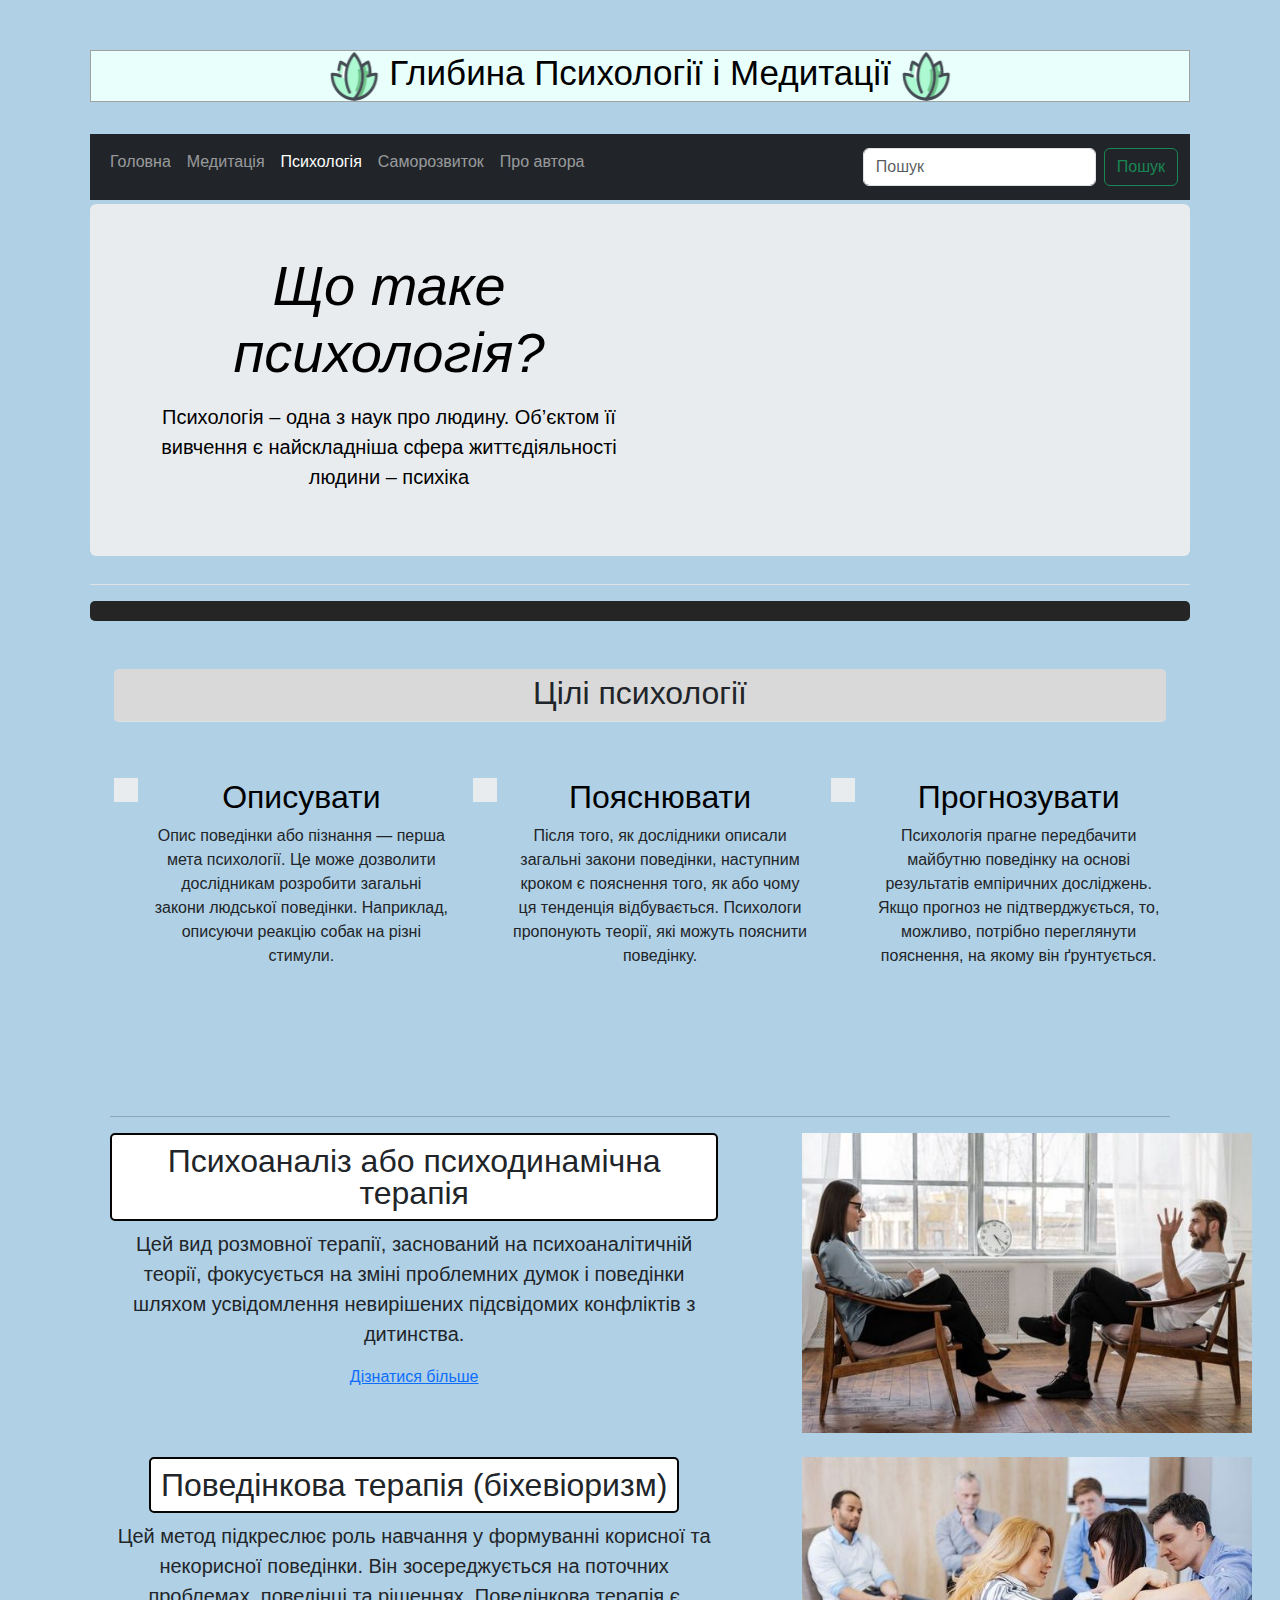
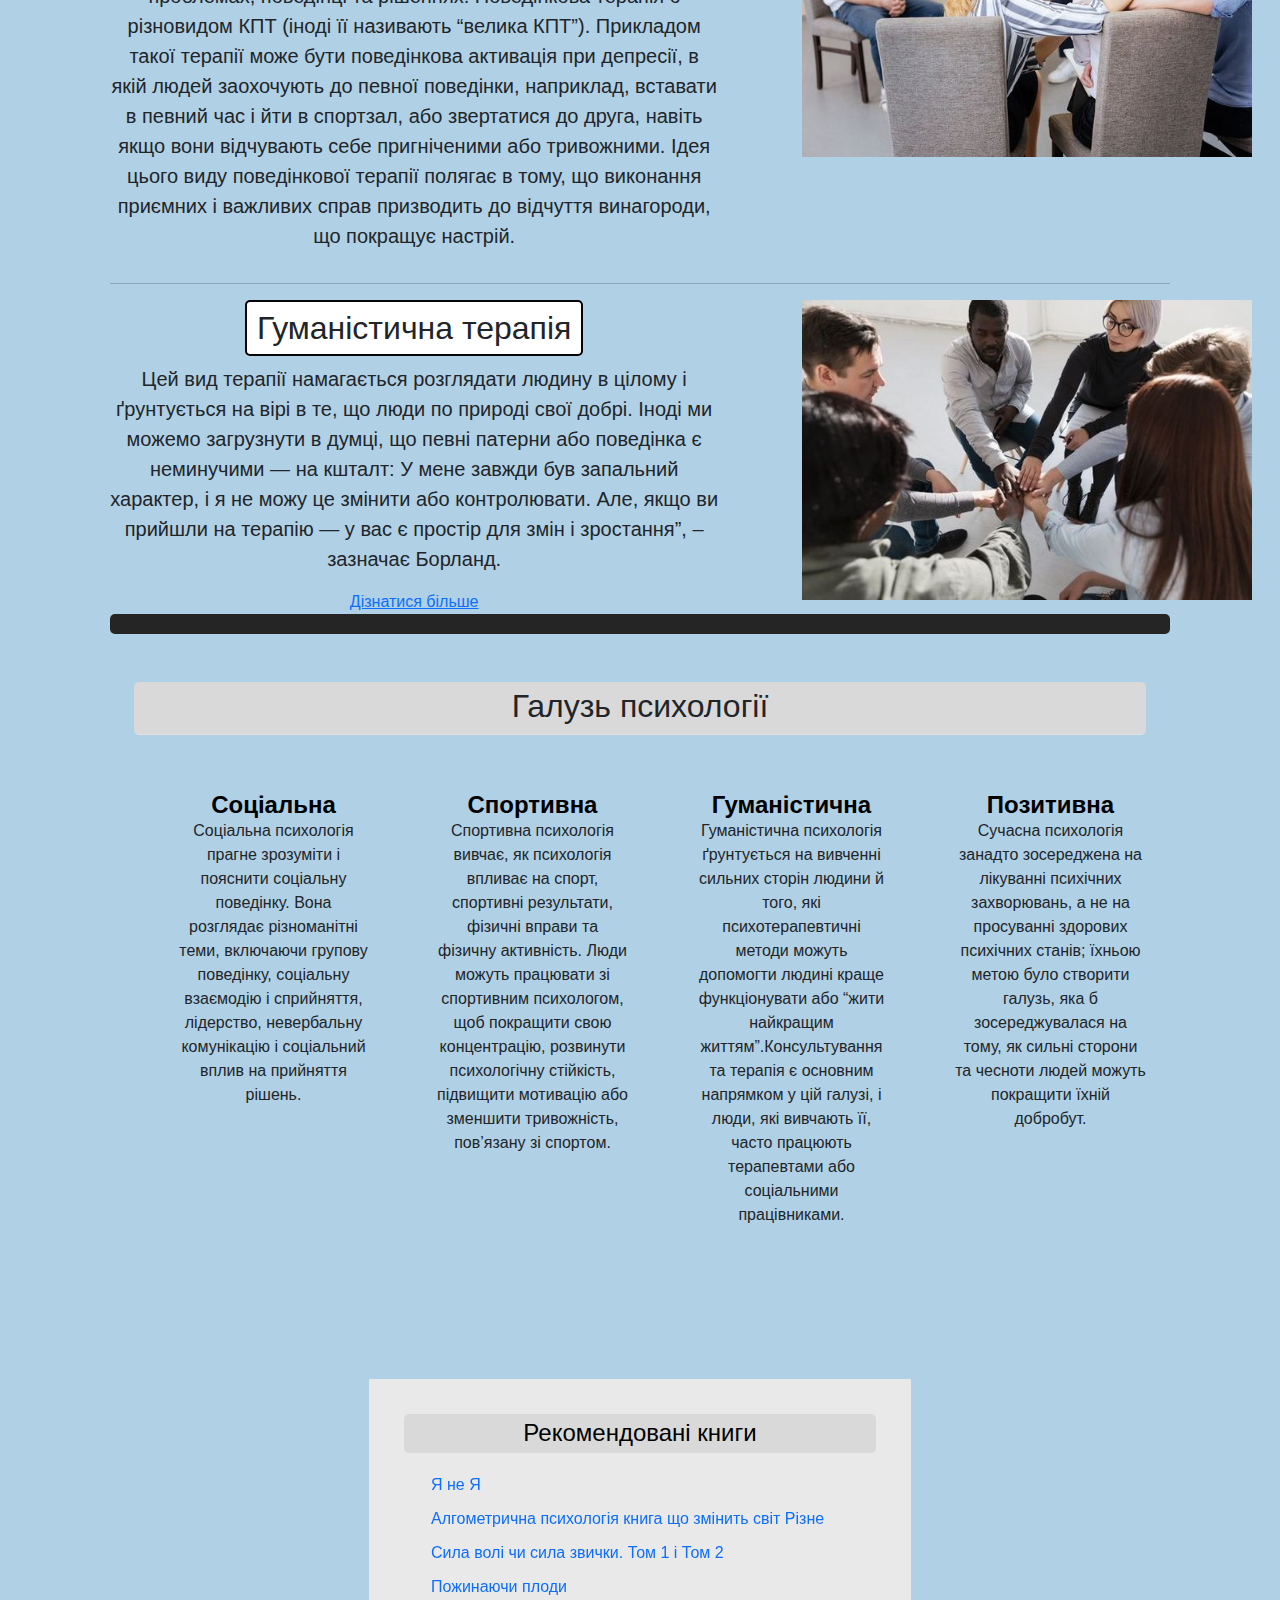
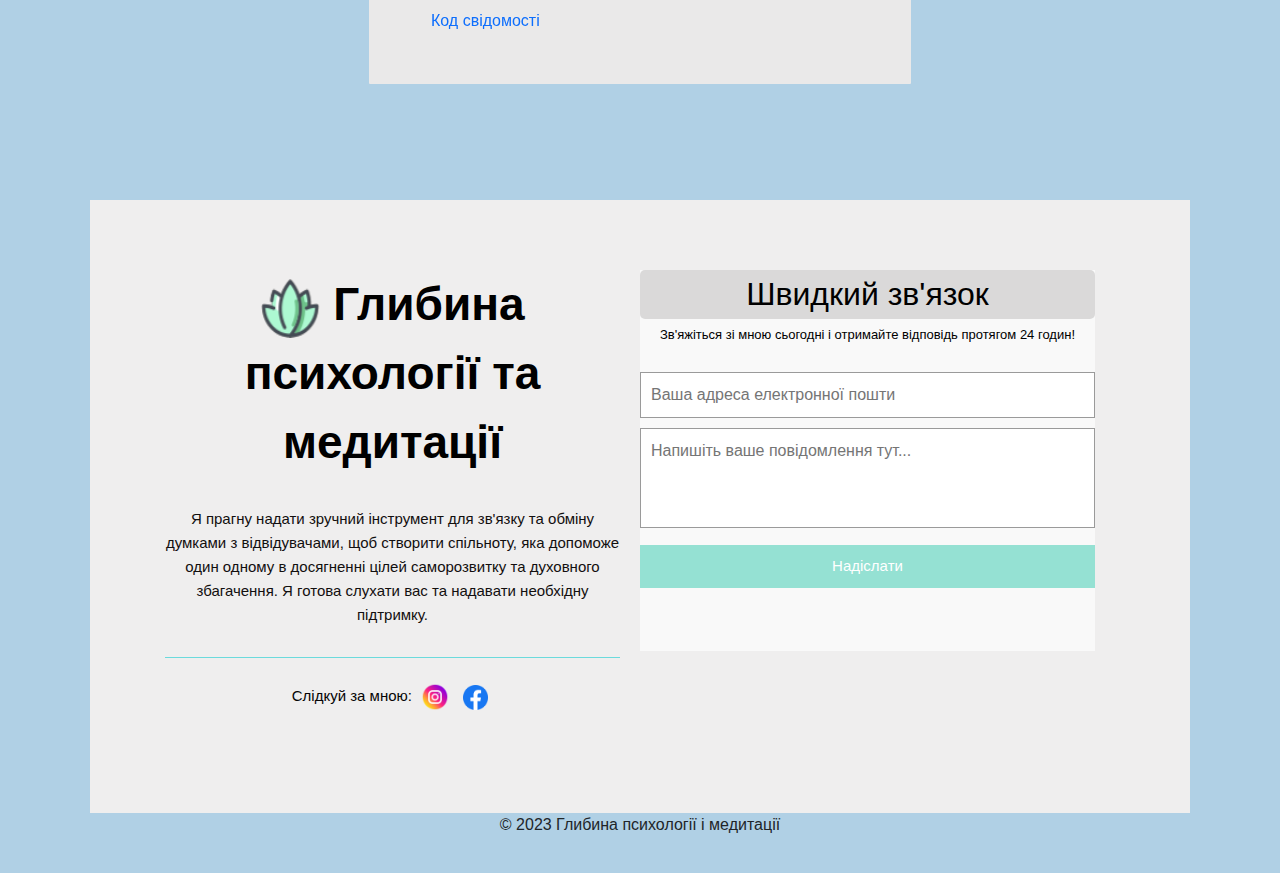
<file: psychology.html>
<!DOCTYPE html>
<html lang="en">
<head>
    <meta charset="UTF-8">
    <meta name="viewport" content="width=device-width, initial-scale=1.0">
    <title>Глибини психології і медитації</title>
	<link rel="icon" href="img/logo.png" >
	<link href="css/bootstrap.css" rel="stylesheet">
    <link href="css/style.css" rel="stylesheet">
	
  <script>
    window.onload = function() {
        // Прокручуємо сторінку до верху при завантаженні
        window.scrollTo(0, 0);
    }
</script>
</head>
<body>
	<div class="container block" style="padding-top: 50px;">
		<div class="row">
			<div class="col"> 
				<div class="highlighted-text">
					<h1 class="text-center">
						<img src="img/logo.png" alt="Лівий логотип" style="width: 50px; height: 50px;">
						Глибина Психології і Медитації
						<img src="img/logo.png" alt="Правий логотип" style="width: 50px; height: 50px;">
					</h1>
					
					<br> 
				<nav class="navbar navbar-expand-lg navbar-dark bg-dark"><!--./novbar-->
					<div class="container-fluid">
					  
					  <button class="navbar-toggler" type="button" data-bs-toggle="collapse" data-bs-target="#navbarSupportedContent" aria-controls="navbarSupportedContent" aria-expanded="false" aria-label="Toggle navigation">
						<span class="navbar-toggler-icon"></span>
					  </button>
					  <div class="collapse navbar-collapse" id="navbarSupportedContent">
						<ul class="navbar-nav me-auto mb-2 mb-lg-0">
						  <li class="nav-item">
							<a class="nav-link " href="index.html">Головна</a>
						  </li>
              <li class="nav-item">
                <a class="nav-link" href="meditation.html">Медитація</a>
              </li>
               
                <li class="nav-item">
                <a class="nav-link active" href="psychology.html">Психологія</a>
                </li>
						  <li class="nav-item">
							<a class="nav-link "  href="self_development.html">Саморозвиток</a>
						  </li>
						  <li class="nav-item">
                <a class="nav-link "  href="author.html">Про автора</a>
                </li>
						</ul>
            <form class="d-flex" action="search.php" method="get">
							<input class="form-control me-2" type="search" name="query" placeholder="Пошук" aria-label="Пошук">
							<button class="btn btn-outline-success" type="submit">Пошук</button>
						</form>
						
					  </div>
					</div>
				  </nav> <!--./novbar-->
			</div>
		</div>
    </div>

    <div class="nav-scroller py-1 mb-3 border-bottom">
		
		  <div class="p-4 p-md-5 mb-4 rounded text-body-emphasis bg-body-secondary">
			<div class="col-lg-6 px-0">
			  <h1 class="display-4 fst-italic" >Що таке психологія?</h1>
			  <p class="lead my-3">Психологія – одна з наук про людину. Об’єктом її вивчення є найскладніша сфера життєдіяльності людини – психіка</p>
			</div>
		  </div>
		
		  </div>


    <div class="b-example-divider"></div>

    <div class="container px-4 py-5" id="hanging-icons">
      <h2 class="pb-2 border-bottom">Цілі психології</h2>
      <div class="row g-4 py-5 row-cols-1 row-cols-lg-3">
        <div class="col d-flex align-items-start">
          <div class="icon-square text-body-emphasis bg-body-secondary d-inline-flex align-items-center justify-content-center fs-4 flex-shrink-0 me-3">
            <svg class="bi" width="1em" height="1em"><use xlink:href="#toggles2"/></svg>
          </div>
          <div>
            <h3 class="fs-2 text-body-emphasis">Описувати</h3>
            <p>Опис поведінки або пізнання — перша мета психології. Це може дозволити дослідникам розробити загальні закони людської поведінки.

              Наприклад, описуючи реакцію собак на різні стимули.</p>
           
          </div>
        </div>
        <div class="col d-flex align-items-start">
          <div class="icon-square text-body-emphasis bg-body-secondary d-inline-flex align-items-center justify-content-center fs-4 flex-shrink-0 me-3">
            <svg class="bi" width="1em" height="1em"><use xlink:href="#cpu-fill"/></svg>
          </div>
          <div>
            <h3 class="fs-2 text-body-emphasis">Пояснювати</h3>
            <p>Після того, як дослідники описали загальні закони поведінки, наступним кроком є пояснення того, як або чому ця тенденція відбувається. Психологи пропонують теорії, які можуть пояснити поведінку.</p>
            
          </div>
        </div>
        <div class="col d-flex align-items-start">
          <div class="icon-square text-body-emphasis bg-body-secondary d-inline-flex align-items-center justify-content-center fs-4 flex-shrink-0 me-3">
            <svg class="bi" width="1em" height="1em"><use xlink:href="#tools"/></svg>
          </div>
          <div>
            <h3 class="fs-2 text-body-emphasis">Прогнозувати</h3>
            <p>Психологія прагне передбачити майбутню поведінку на основі результатів емпіричних досліджень. Якщо прогноз не підтверджується, то, можливо, потрібно переглянути пояснення, на якому він ґрунтується.
              </p>
           
          </div>
        </div>
      </div>
    </div>
    <div class="container marketing">

		
		
			<!-- START THE FEATURETTES -->
			
		
			<hr class="featurette-divider">

<div class="row featurette">
    <div class="col-md-7">
        <h2 class="featurette-heading fw-normal lh-1">Психоаналіз або психодинамічна терапія</h2>
        <p class="lead">Цей вид розмовної терапії, заснований на психоаналітичній теорії, фокусується на зміні проблемних думок і поведінки шляхом усвідомлення невирішених підсвідомих конфліктів з дитинства.</p>
        <a href="https://apsa.org/about-psychoanalysis/">Дізнатися більше</a>
    </div>
    <div class="col-md-5">
        <img src="img/7p.jpg" alt="Опис вашого зображення" style="margin-left:60px; margin-right: 80px; width: 450px;height: 300px; object-position: cover;">
    </div>
</div>
<br> 
<div class="row featurette">
  <div class="col-md-7">
      <h2 class="featurette-heading fw-normal lh-1">Поведінкова терапія (біхевіоризм)</h2>
      <p class="lead">Цей метод підкреслює роль навчання у формуванні корисної та некорисної поведінки. Він зосереджується на поточних проблемах, поведінці та рішеннях. Поведінкова терапія є різновидом КПТ (іноді її називають “велика КПТ”). Прикладом такої терапії може бути поведінкова активація при депресії, в якій людей заохочують до певної поведінки, наприклад, вставати в певний час і йти в спортзал, або звертатися до друга, навіть якщо вони відчувають себе пригніченими або тривожними. Ідея цього виду поведінкової терапії полягає в тому, що виконання приємних і важливих справ призводить до відчуття винагороди, що покращує настрій.</p>
      
  </div>
  <div class="col-md-5">
      <img src="img/4p.jpg" alt="Опис вашого зображення" style="margin-left:60px; margin-right: 80px; width: 450px;height: 300px; object-position: cover;">
  </div>
</div>

			
			<hr class="featurette-divider">
		
      <div class="row featurette">
        <div class="col-md-7">
            <h2 class="featurette-heading fw-normal lh-1">Гуманістична терапія</h2>
            <p class="lead">Цей вид терапії намагається розглядати людину в цілому і ґрунтується на вірі в те, що люди по природі свої добрі.  Іноді ми можемо загрузнути в думці, що певні патерни або поведінка є неминучими — на кшталт: У мене завжди був запальний характер, і я не можу це змінити або контролювати. Але, якщо ви прийшли на терапію — у вас є простір для змін і зростання”, – зазначає Борланд.</p>
            <a href="https://www.goodtherapy.org/learn-about-therapy/types/humanistic-psychology">Дізнатися більше</a>
        </div>
        <div class="col-md-5">
            <img src="img/5p.jpg" alt="Опис вашого зображення" style="margin-left:60px; margin-right: 80px; width: 450px;height: 300px; object-position: cover;">
        </div>
    </div>
		
  
    <div class="b-example-divider"></div>
  
    <div class="container px-4 py-5" id="icon-grid">
      <h2 class="pb-2 border-bottom">Галузь психології</h2>
  
      <div class="row row-cols-1 row-cols-sm-2 row-cols-md-3 row-cols-lg-4 g-4 py-5">
        <div class="col d-flex align-items-start">
          <svg class="bi text-body-secondary flex-shrink-0 me-3" width="1.75em" height="1.75em"><use xlink:href="#bootstrap"/></svg>
          <div>
            <h3 class="fw-bold mb-0 fs-4 text-body-emphasis">Соціальна</h3>
            <p>Соціальна психологія прагне зрозуміти і пояснити соціальну поведінку. Вона розглядає різноманітні теми, включаючи групову поведінку, соціальну взаємодію і сприйняття, лідерство, невербальну комунікацію і соціальний вплив на прийняття рішень.

             </p>
          </div>
        </div>
        <div class="col d-flex align-items-start">
          <svg class="bi text-body-secondary flex-shrink-0 me-3" width="1.75em" height="1.75em"><use xlink:href="#cpu-fill"/></svg>
          <div>
            <h3 class="fw-bold mb-0 fs-4 text-body-emphasis">Спортивна </h3>
            <p>Спортивна психологія вивчає, як психологія впливає на спорт, спортивні результати, фізичні вправи та фізичну активність. Люди можуть працювати зі спортивним психологом, щоб покращити свою концентрацію, розвинути психологічну стійкість, підвищити мотивацію або зменшити тривожність, пов’язану зі спортом.</p>
          </div>
        </div>
        <div class="col d-flex align-items-start">
          <svg class="bi text-body-secondary flex-shrink-0 me-3" width="1.75em" height="1.75em"><use xlink:href="#calendar3"/></svg>
          <div>
            <h3 class="fw-bold mb-0 fs-4 text-body-emphasis">Гуманістична</h3>
            <p>Гуманістична психологія ґрунтується на вивченні сильних сторін людини й того, які психотерапевтичні методи можуть допомогти людині краще функціонувати або “жити найкращим життям”.Консультування та терапія є основним напрямком у цій галузі, і люди, які вивчають її, часто працюють терапевтами або соціальними працівниками.</p>
          </div>
        </div>
        <div class="col d-flex align-items-start">
          <svg class="bi text-body-secondary flex-shrink-0 me-3" width="1.75em" height="1.75em"><use xlink:href="#home"/></svg>
          <div>
            <h3 class="fw-bold mb-0 fs-4 text-body-emphasis">Позитивна </h3>
            <p> Сучасна психологія занадто зосереджена на лікуванні психічних захворювань, а не на просуванні здорових психічних станів; їхньою метою було створити галузь, яка б зосереджувалася на тому, як сильні сторони та чесноти людей можуть покращити їхній добробут.</p>
          </div>
        </div>
      </div>
      </div>
    </div>
    <main class="container">
      <div class="row justify-content-center">
   
  
        <div class="col-md-6">
          <h2 class="text-body-emphasis">Рекомендовані книги</h2>
         
          <ul class="list-unstyled ps-0">
            <li>
              <a class="icon-link mb-1" href="https://booknet.ua/book/ya-ne-ya-b298507">
                <svg class="bi" width="16" height="16"><use xlink:href="#arrow-right-circle"/></svg>
                Я не Я
              </a>
            </li>
            <li>
              <a class="icon-link mb-1" href="https://booknet.ua/book/algometrichna-psihologya-kniga-shcho-zmnit-svt-b404198">
                <svg class="bi" width="16" height="16"><use xlink:href="#arrow-right-circle"/></svg>
                Алгометрична психологія книга що змінить світ
                Різне
              </a>
            </li>
            <li>
              <a class="icon-link mb-1" href="https://booknet.ua/book/sila-vol-chi-sila-zvichki-tom-1-tom-2-b411940">
                <svg class="bi" width="16" height="16"><use xlink:href="#arrow-right-circle"/></svg>
                Сила волі чи сила звички. Том 1 і Том 2
              </a>
            </li>
            <li>
              <a class="icon-link mb-1" href="https://booknet.ua/book/pozhinayuchi-plodi-b190695">
                <svg class="bi" width="16" height="16"><use xlink:href="#arrow-right-circle"/></svg>
                Пожинаючи плоди
              </a>
            </li>
            <li>
              <a class="icon-link mb-1" href="https://booknet.ua/book/kod-svdomost-b316223">
                <svg class="bi" width="16" height="16"><use xlink:href="#arrow-right-circle"/></svg>
                Код свідомості
              </a>
            </li>
          </ul>
        </div>
      
    </main>
<br><br><br><br>
<footer class="footer" >
	
	<div class="footer-inner" style="margin-left: 75px; margin-right: 75px;">

		<div class="footer-col" >
			<div class="footer-logo" >
				<img src="img/logo.png" alt="Логотип" style="width: 60px; height: 60px;">
				Глибина психології та медитації
			  </div>
			  
			<div class="footer-text">Я прагну  надати зручний інструмент для зв'язку та обміну думками з відвідувачами, щоб створити спільноту, яка допоможе один одному в досягненні цілей саморозвитку та духовного збагачення. Я готова слухати вас та надавати необхідну підтримку.</div>
			<div class="footer-social">
				<div class="footer-social-header">
					
				</div>
				<div class="footer-social-content">
					Слідкуй за мною:
					<a href="https://instagram.com/victoria.vashchuk?igshid=NTc4MTIwNjQ2YQ=" target="_blank">
						
							<img src="img/i.png" alt="інстаграм " style="width: 28px; height: 28px;">
						  </a>
						  <a href="https://www.facebook.com/profile.php?id=100027235027218" target="_blank">
						
							<img src="img/f.png" alt="фейсбук" style="width: 25px; height: 25px;">
						  </a>
						  
					
					
				</div>
			</div>
			<br>  <br> <br> 
			
		</div>
		
	
	<div class="footer-col">
    <form class="contact" action="mail.php" method="post">
			<div class="footer-contact">
				<h2 class="quick">Швидкий зв'язок</h2>
				<h4 class="sinfo">Зв'яжіться зі мною сьогодні і отримайте відповідь протягом 24 годин!</h4>
			</div>
			<fieldset>
				<input name="email" placeholder="Ваша адреса електронної пошти" class="email" tabindex="2" required>
			</fieldset>
			<fieldset>
				<textarea name="message" placeholder="Напишіть ваше повідомлення тут..." class="textarea" tabindex="5" required></textarea>
			</fieldset>
			<fieldset>
				<button name="submit" type="submit" class="contact-submit" data-submit="...Відправляється">Надіслати</button>
			</fieldset>
			<br><br>
		</form>
		
	</div>
</div>
</footer>
<p>&copy; 2023 Глибина психології і медитації</a></p>

		<script src="js/bootstrap.js"></script>
	
		<script src="js/bootstrap.bundle.js"></script>
</body>

</html>
</file>
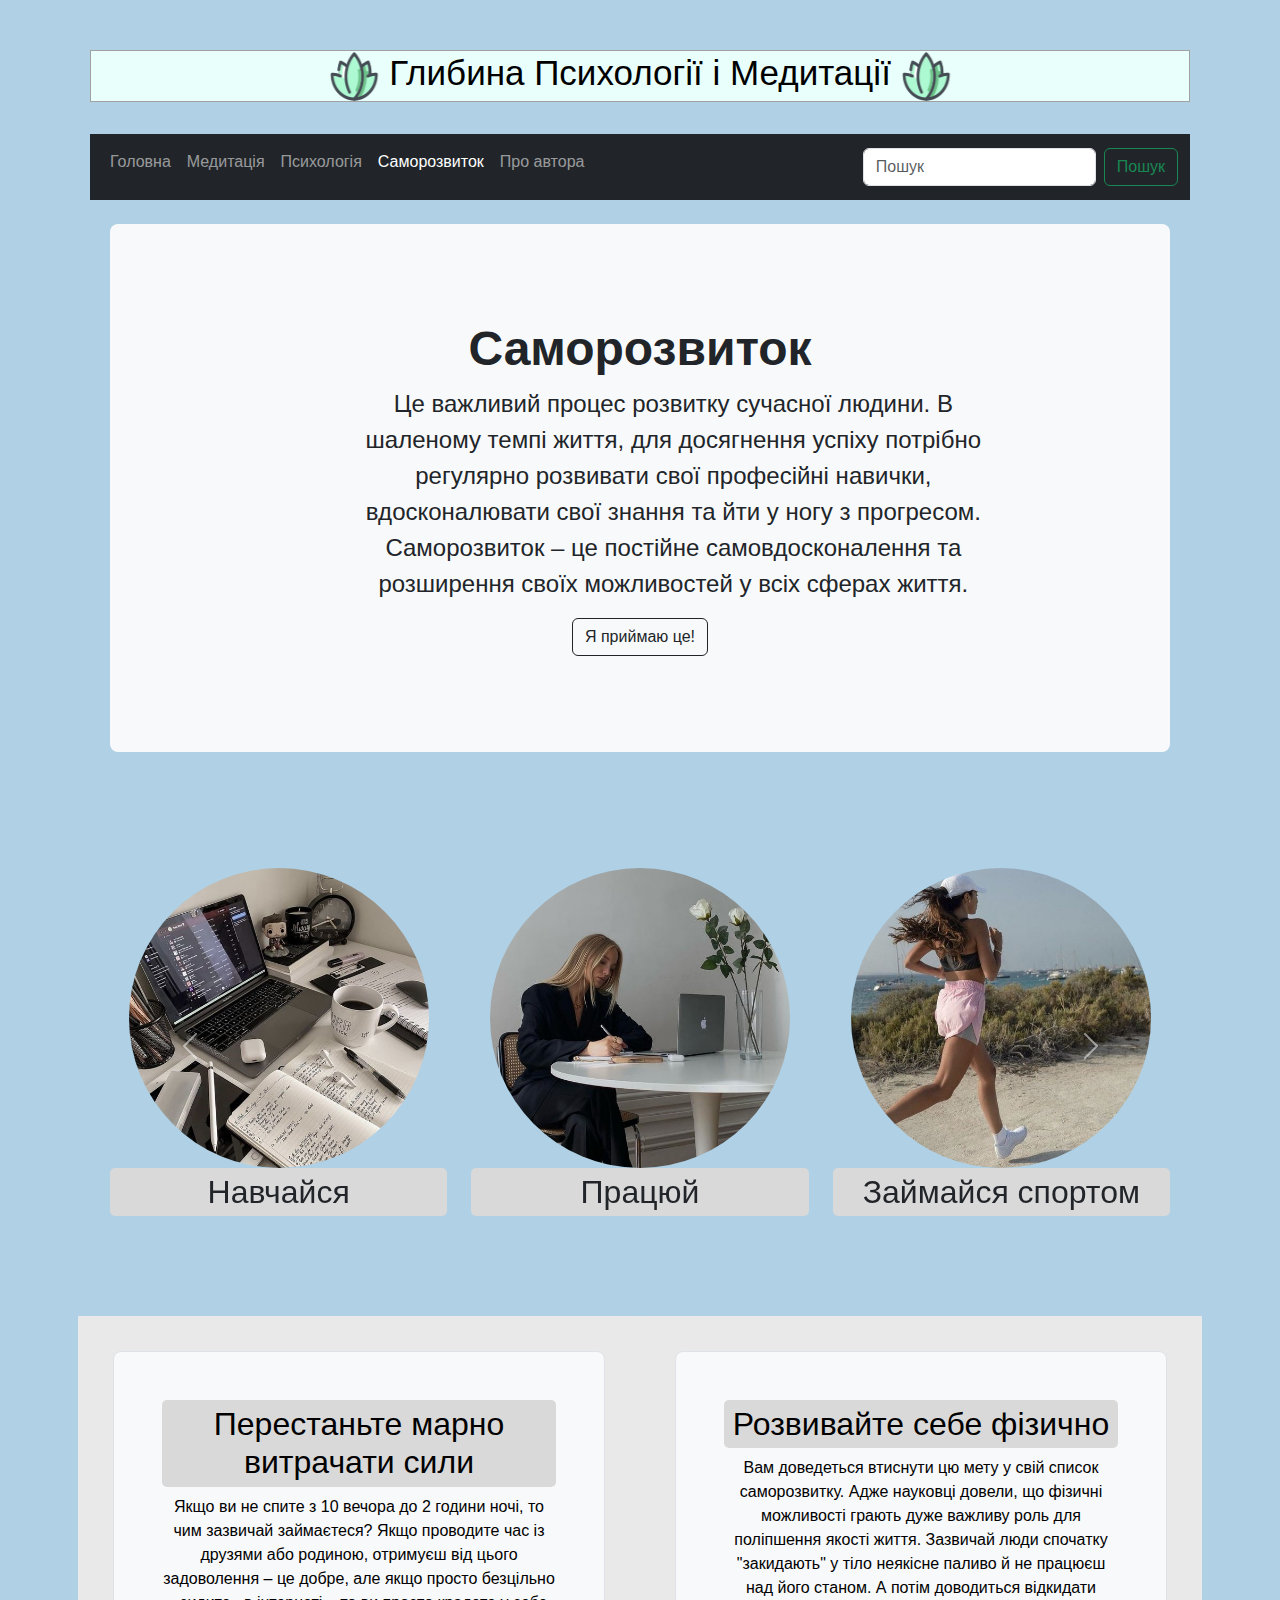
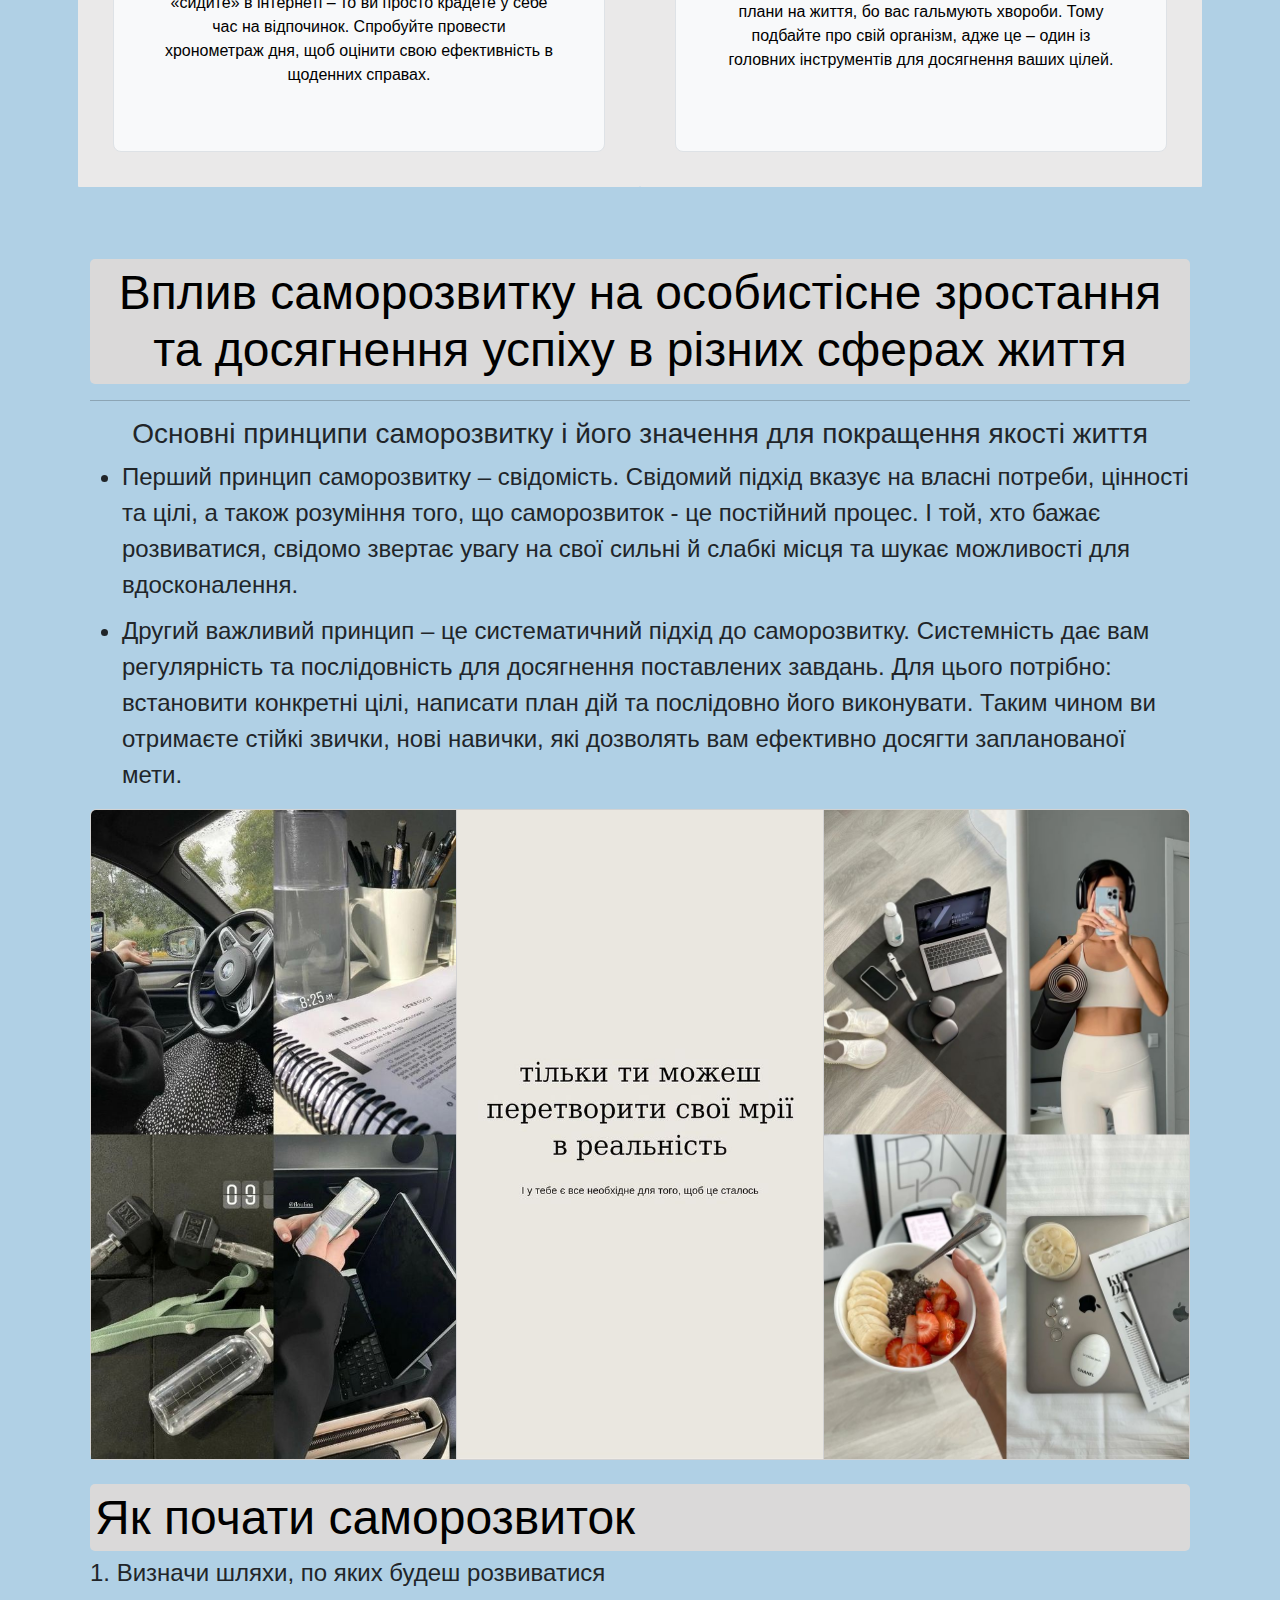
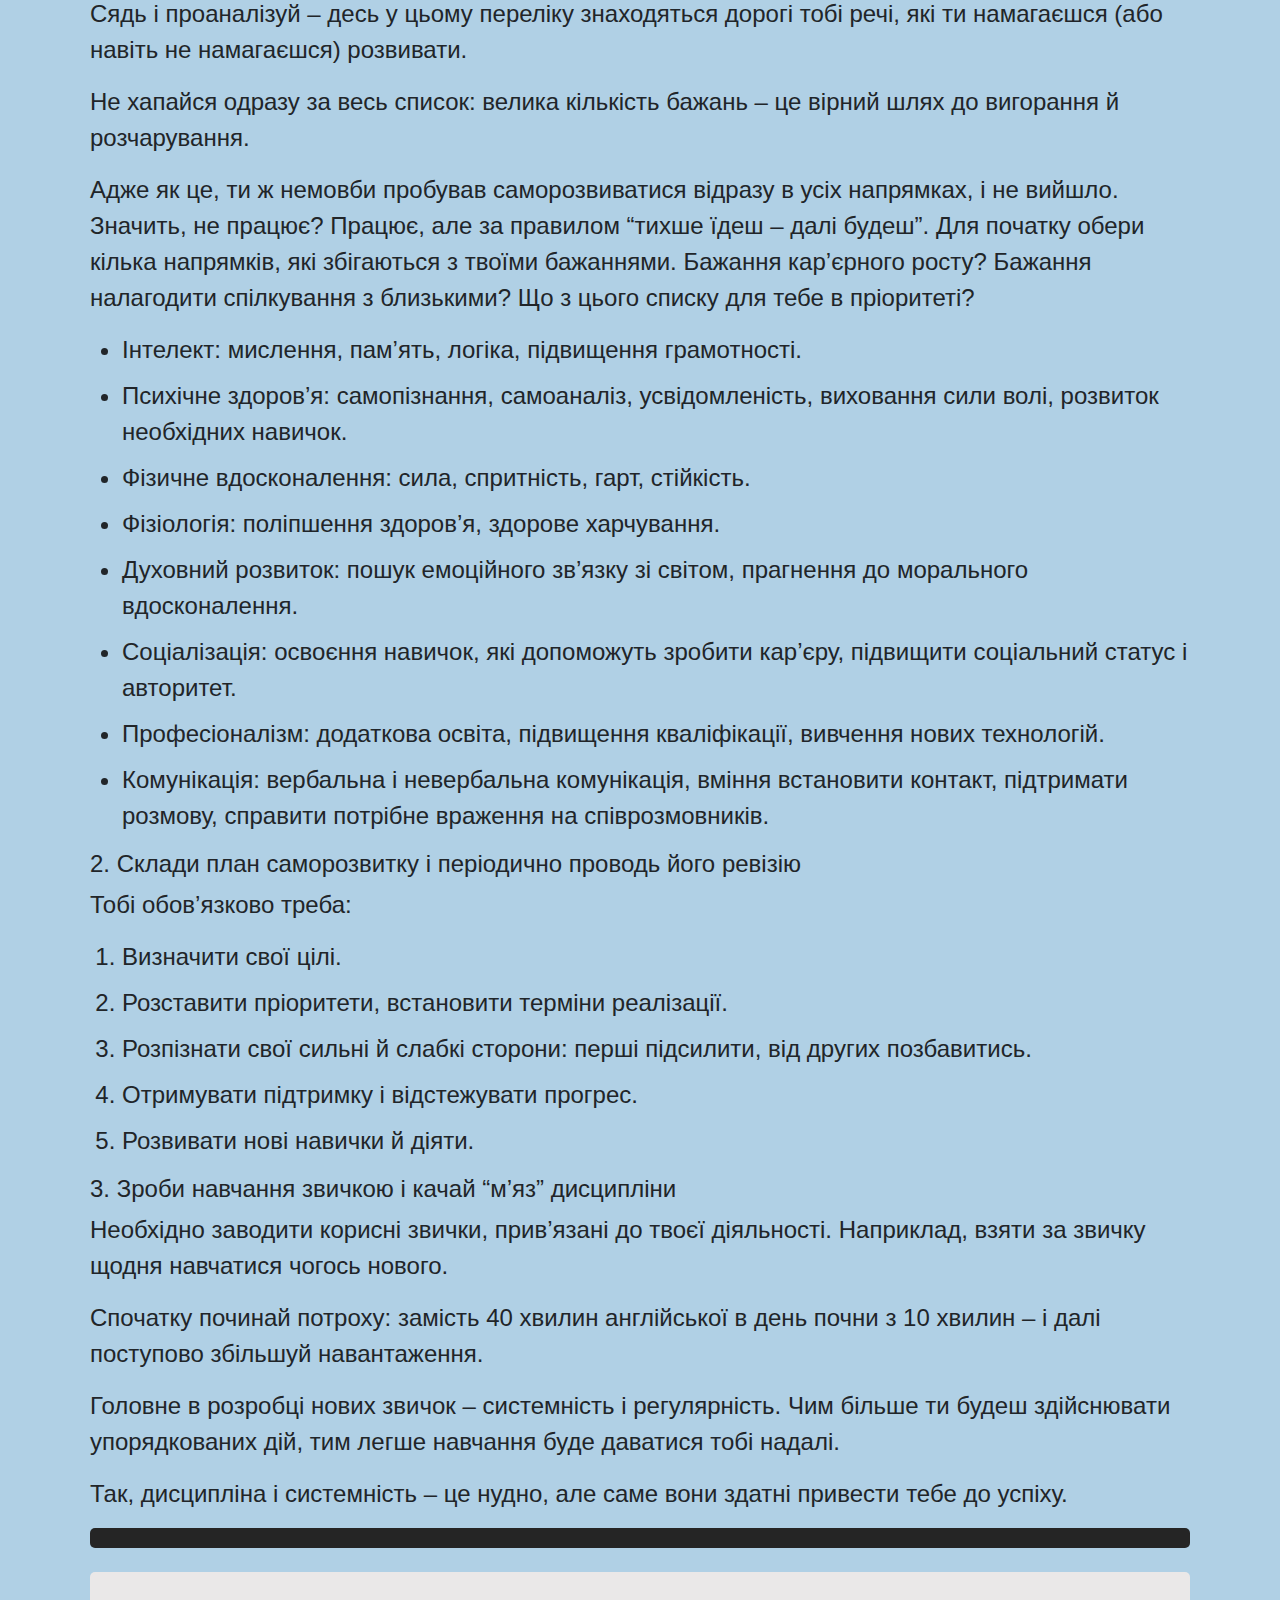
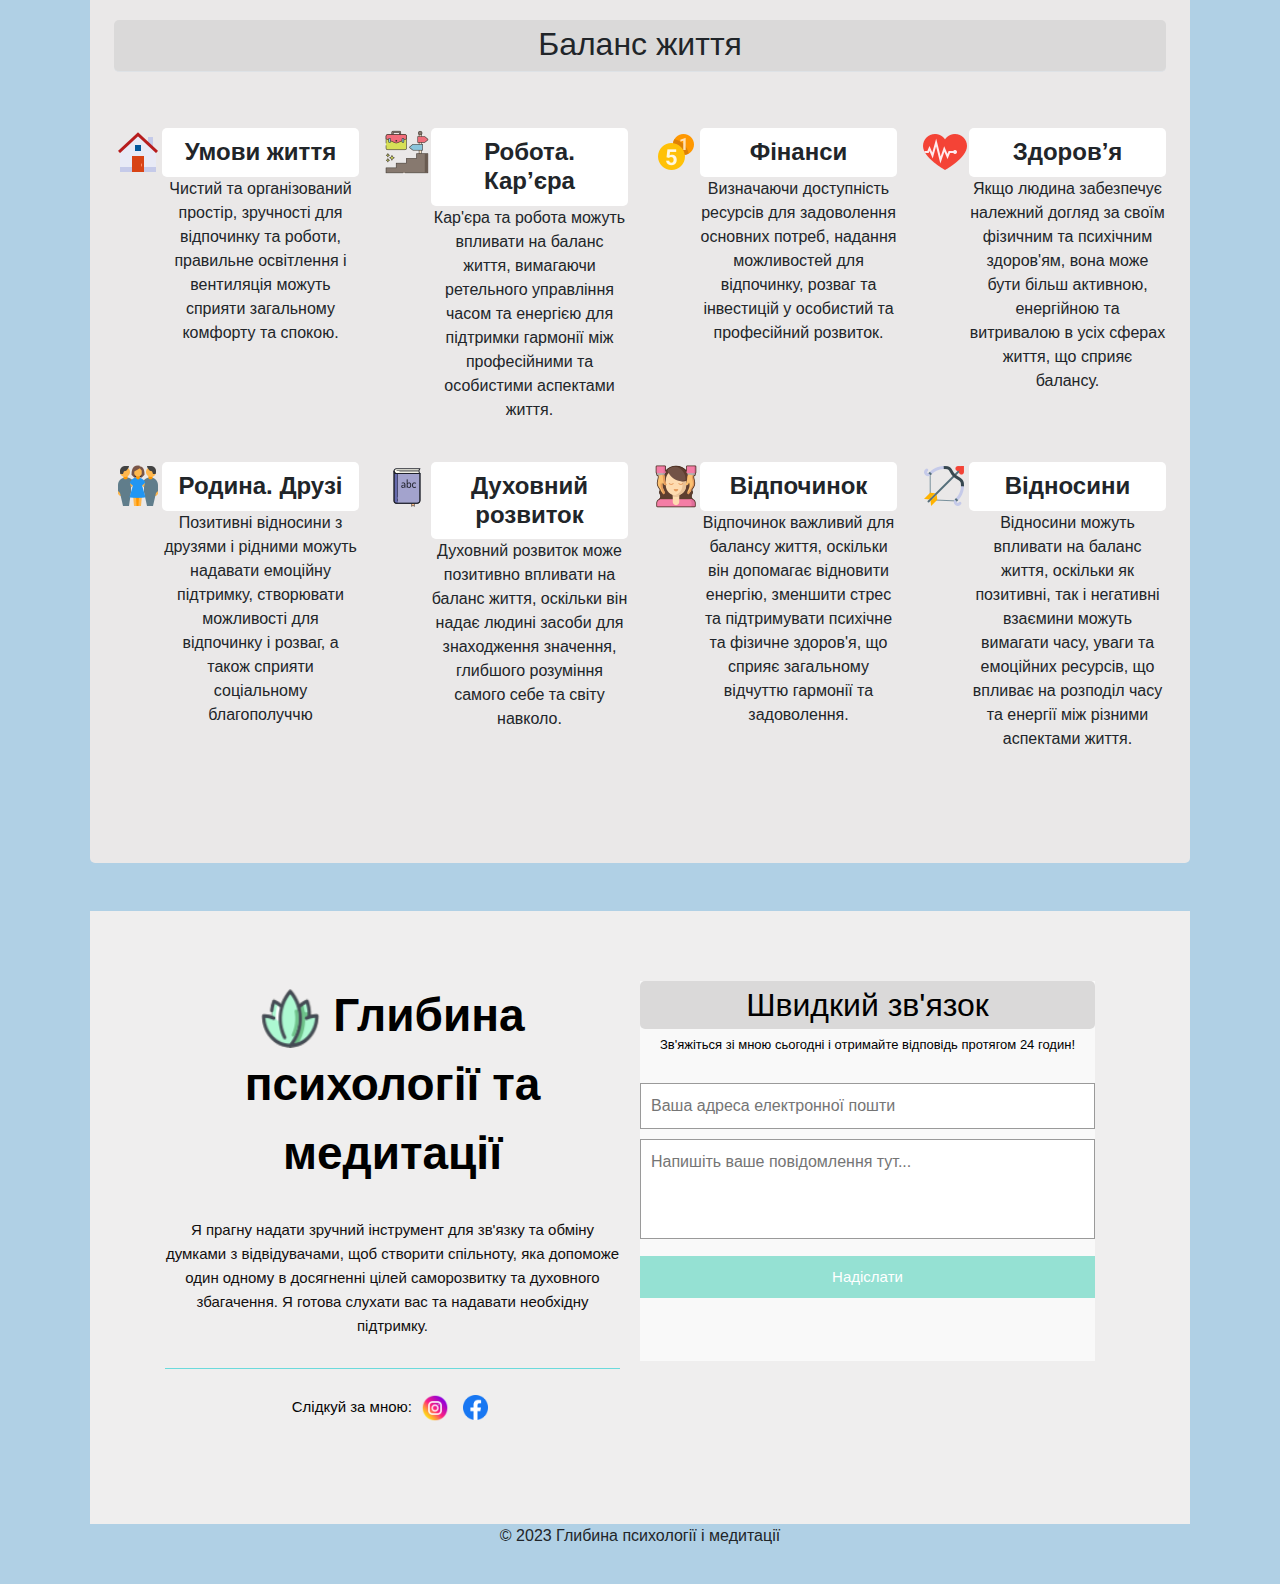
<file: self_development.html>
<!DOCTYPE html>
<html lang="en">
<head>
    <meta charset="UTF-8">
    <meta name="viewport" content="width=device-width, initial-scale=1.0">
    <title>Глибини психології і медитації</title>
	<link rel="icon" href="img/logo.png" >
	<link href="css/bootstrap.css" rel="stylesheet">
    <link href="css/style.css" rel="stylesheet">
</head>
<body>
	<div class="container block" style="padding-top: 50px;">
		<div class="row">
			<div class="col"> 
				<div class="highlighted-text">
					<h1 class="text-center">
						<img src="img/logo.png" alt="Лівий логотип" style="width: 50px; height: 50px;">
						Глибина Психології і Медитації
						<img src="img/logo.png" alt="Правий логотип" style="width: 50px; height: 50px;">
					</h1>
          <br>
				<nav class="navbar navbar-expand-lg navbar-dark bg-dark"><!--./novbar-->
					<div class="container-fluid">
					  
					  <button class="navbar-toggler" type="button" data-bs-toggle="collapse" data-bs-target="#navbarSupportedContent" aria-controls="navbarSupportedContent" aria-expanded="false" aria-label="Toggle navigation">
						<span class="navbar-toggler-icon"></span>
					  </button>
					  <div class="collapse navbar-collapse" id="navbarSupportedContent">
						<ul class="navbar-nav me-auto mb-2 mb-lg-0">
						  <li class="nav-item">
							<a class="nav-link " href="index.html">Головна</a>
						  </li>
						  <li class="nav-item">
							<a class="nav-link" href="meditation.html">Медитація</a>
						  </li>
						 
						  <li class="nav-item">
							<a class="nav-link" href="psychology.html">Психологія</a>
						  </li>
						  <li class="nav-item">
							<a class="nav-link active "  href="self_development.html">Саморозвиток</a>
						  </li>
						  <li class="nav-item">
							<a class="nav-link " aria-current="page" href="author.html">Про автора</a>
						  </li>
						</ul>
						<form class="d-flex" action="search.php" method="get">
							<input class="form-control me-2" type="search" name="query" placeholder="Пошук" aria-label="Пошук">
							<button class="btn btn-outline-success" type="submit">Пошук</button>
						</form>
					  </div>
					</div>
				  </nav> <!--./novbar-->
			</div>
		</div>
    </div>
    <main>
      <div class="container py-4">
       
    
        <div class="p-5 mb-4 bg-light rounded-3">
          <div class="container-fluid py-5">
            <h1 class="display-5 fw-bold">Саморозвиток </h1>
            <p class="col-md-8 fs-4" style="margin-left :190px; margin-right: 80px;">Це важливий процес розвитку сучасної людини. В шаленому темпі життя, для досягнення успіху потрібно регулярно розвивати свої професійні навички, вдосконалювати свої знання та йти у ногу з прогресом. Саморозвиток – це постійне самовдосконалення та розширення своїх можливостей у всіх сферах життя.</p>
            <div class ="col">
              <!-- Button trigger modal -->
  <button type="button" class="btn btn-outline-dark" data-bs-toggle="modal" data-bs-target="#exampleModal">
     Я приймаю це!
    </button> 
    <!-- Modal -->
    <div class="modal fade" id="exampleModal" tabindex="-1" aria-labelledby="exampleModalLabel" aria-hidden="true">
      <div class="modal-dialog">
        <div class="modal-content">
          <div class="modal-header">
            <h1 class="modal-title fs-5" id="exampleModalLabel">Мотивація</h1>
            <button type="button" class="btn-close" data-bs-dismiss="modal" aria-label="Close"></button>
          </div>
          <div class="modal-body">
            <p>"Вірю в себе! Вірю в свої здібності! Вірю в те, що буду успішною та щасливою "</p>
          </div>
          <div class="modal-footer">
            <button type="button" class="btn btn-secondary" data-bs-dismiss="modal">Закрити</button>
            
          </div>
        </div>
      </div>
    </div>
          </div>
        </div>
        </div>
      </div>
      </main>
      <div class="row">
        <div class="col">
          <div class="container mt-5">
          <!-- Carousel -->
          <div id="myCarousel" class="carousel slide" data-bs-ride="carousel">
            <div class="carousel-inner">
            <div class="carousel-item active">
              <div class="row">
              <div class="col-md-4">
                <img src="img/6s.jpg" class="bd-placeholder-img rounded-circle mx-auto d-block" role="img" aria-label="Placeholder" preserveAspectRatio="xMidYMid slice" focusable="false"><title>Placeholder</title></img>
                <h2 class="fw-normal text-center">Навчайся</h2>
                
              </div>
              <div class="col-md-4">
                <img src="img/xz.jpg" class="bd-placeholder-img rounded-circle mx-auto d-block" role="img" aria-label="Placeholder" preserveAspectRatio="xMidYMid slice" focusable="false"><title>Placeholder</title></img>
                <h2 class="fw-normal text-center">Працюй</h2>
                
              </div>
              <div class="col-md-4">
                <img src="img/5s.jpg" class="bd-placeholder-img rounded-circle mx-auto d-block" role="img" aria-label="Placeholder" preserveAspectRatio="xMidYMid slice" focusable="false"><title>Placeholder</title></img>
                <h2 class="fw-normal text-center">Займайся спортом</h2>
               
              </div>
              </div>
            </div>
            <div class="carousel-item">
              <div class="row">
              <div class="col-md-4">
                <img src="img/3s.jpg" class="bd-placeholder-img rounded-circle mx-auto d-block" role="img" aria-label="Placeholder" preserveAspectRatio="xMidYMid slice" focusable="false"><title>Placeholder</title></img>
                <h2 class="fw-normal text-center">Правильно харчуйся</h2>
              
              </div>
              <div class="col-md-4">
                <img src="img/7s.jpg" class="bd-placeholder-img rounded-circle mx-auto d-block" aria-label="Placeholder" preserveAspectRatio="xMidYMid slice" focusable="false"><title>Placeholder</title></img>
                <h2 class="fw-normal text-center">Отримай тіло мрії</h2>
              
              </div>
              <div class="col-md-4">
                <img src="img/10s.jpg" class="bd-placeholder-img rounded-circle mx-auto d-block" role="img" aria-label="Placeholder" preserveAspectRatio="xMidYMid slice" focusable="false"><title>Placeholder</title></img>
                <h2 class="fw-normal text-center">Відпочивай</h2>
               
              </div>
              </div>
            </div>
            <div class="carousel-item">
              <div class="row">
              <div class="col-md-4">
                <img src="img/11s.jpg" class="bd-placeholder-img rounded-circle mx-auto d-block" role="img" aria-label="Placeholder" preserveAspectRatio="xMidYMid slice" focusable="false"><title>Placeholder</title></img>
                <h2 class="fw-normal text-center">Подорожуй</h2>
              
              </div>
              <div class="col-md-4">
                <img src="img/9s.jpg" class="bd-placeholder-img rounded-circle mx-auto d-block" role="img" aria-label="Placeholder" preserveAspectRatio="xMidYMid slice" focusable="false"><title>Placeholder</title></img>
                <h2 class="fw-normal text-center">Отримай бажане</h2>
               
              </div>
              <div class="col-md-4">
      
    
      <img src="img/8іі.jpg" class="bd-placeholder-img rounded-circle mx-auto d-block" role="img" aria-label="Placeholder" preserveAspectRatio="xMidYMid slice" focusable="false"><title>Placeholder</title></img>
                <h2 class="fw-normal text-center">Будь щасливою</h2>
              
              </div>
              </div>
            </div>
            </div>
      
            <!-- Кнопки переходу -->
            <a class="carousel-control-prev" href="#myCarousel" role="button" data-bs-slide="prev">
            <span class="carousel-control-prev-icon" aria-hidden="true"></span>
            <span class="visually-hidden">Попередня</span>
            </a>
            <a class="carousel-control-next" href="#myCarousel" role="button" data-bs-slide="next">
            <span class="carousel-control-next-icon" aria-hidden="true"></span>
            <span class="visually-hidden">Наступна</span>
            </a>
          </div>
          </div>
        </div><!--./col-->
        </div><!--./row-->
        <br><br><br>
        <div class="row align-items-md-stretch">
          <div class="col-md-6">
            <div class="h-100 p-5 bg-light border rounded-3">
              <h2>Перестаньте марно витрачати сили</h2>
              <p>Якщо ви не спите з 10 вечора до 2 години ночі, то чим зазвичай займаєтеся? Якщо проводите час із друзями або родиною, отримуєш від цього задоволення – це добре, але якщо просто безцільно «сидите» в інтернеті – то ви просто крадете у себе час на відпочинок.

                Спробуйте провести хронометраж дня, щоб оцінити свою ефективність в щоденних справах.</p>
              
            </div>
          </div>
     
          <div class="col-md-6">
            <div class="h-100 p-5 bg-light border rounded-3">
              <h2>Розвивайте себе фізично</h2>
              <p>Вам доведеться втиснути цю мету у свій список саморозвитку. Адже науковці довели, що фізичні можливості грають дуже важливу роль для поліпшення якості життя.

                Зазвичай люди спочатку "закидають" у тіло неякісне паливо й не працюєш над його станом. А потім доводиться відкидати плани на життя, бо вас гальмують хвороби. Тому подбайте про свій організм, адже це – один із головних інструментів для досягнення ваших цілей.</p>
              
            </div>
          </div>
        </div>
       <br><br><br>
     
        <article class="blog-post" style="text-align: center;">
        <h2 class="display-5 link-body-emphasis mb-1">Вплив саморозвитку на особистісне зростання та досягнення успіху в різних сферах життя</h2>
				
		
				<p></p>
				<hr>
				<h3>Основні принципи саморозвитку і його значення для покращення якості життя</h3>
				
				<ul style="text-align: left;">
				  <li>Перший принцип саморозвитку – свідомість. Свідомий підхід вказує на власні потреби, цінності та цілі, а також розуміння того, що саморозвиток - це постійний процес. І той, хто бажає розвиватися, свідомо звертає увагу на свої сильні й слабкі місця та шукає можливості для вдосконалення.</li>
				  <li>Другий важливий принцип – це систематичний підхід до саморозвитку. Системність дає вам регулярність та послідовність для досягнення поставлених завдань. Для цього потрібно: встановити конкретні цілі, написати план дій та послідовно його виконувати. Таким чином ви отримаєте стійкі звички, нові навички, які дозволять вам ефективно досягти запланованої мети.</li>
				  
				</ul>
      </article>

      <div class="card-group">
        <div class="card">
          <img src="img/12.jpg" class="card-img-top" alt="...">
          
        </div>
        <div class="card">
          <img src="img/0ж.jpg" class="card-img-top" alt="...">
          
        </div>
        <div class="card">
          <img src="img/0и.jpg" class="card-img-top" alt="...">
          
        </div>
      </div>
      <br>
        <article class="blog-post" style="text-align: left;">
          <h2 class="display-5 link-body-emphasis mb-sm-2">Як почати саморозвиток</h2>
       <h4>1. Визначи шляхи, по яких будеш розвиватися</h4>

         
          <p>Сядь і проаналізуй – десь у цьому переліку знаходяться дорогі тобі речі, які ти намагаєшся (або навіть не намагаєшся) розвивати.</p>

          <p> Не хапайся одразу за весь список: велика кількість бажань – це вірний шлях до вигорання й розчарування.</p>
            
           <p>Адже як це, ти ж немовби пробував саморозвиватися відразу в усіх напрямках, і не вийшло. Значить, не працює? Працює, але за правилом “тихше їдеш – далі будеш”.
            
            Для початку обери кілька напрямків, які збігаються з твоїми бажаннями. Бажання кар’єрного росту? Бажання налагодити спілкування з близькими? Що з цього списку для тебе в пріоритеті?</p>
          <ul>
            <li>Інтелект: мислення, пам’ять, логіка, підвищення грамотності.</li>
            <li>Психічне здоров’я: самопізнання, самоаналіз, усвідомленість, виховання сили волі, розвиток необхідних навичок.</li>
            <li>Фізичне вдосконалення: сила, спритність, гарт, стійкість.</li>
            <li>Фізіологія: поліпшення здоров’я, здорове харчування.</li>
            <li>Духовний розвиток: пошук емоційного зв’язку зі світом, прагнення до морального вдосконалення.</li>
            <li>Соціалізація: освоєння навичок, які допоможуть зробити кар’єру, підвищити соціальний статус і авторитет.</li>
            <li>Професіоналізм: додаткова освіта, підвищення кваліфікації, вивчення нових технологій.</li>
            <li> Комунікація: вербальна і невербальна комунікація, вміння встановити контакт, підтримати розмову, справити потрібне враження на співрозмовників.</li>
          </ul>


         
       <h4>2. Склади план саморозвитку і періодично проводь його ревізію</h4>

          <p>Тобі обов’язково треба:</p>
          <ol>
            <li>Визначити свої цілі.</li>
            <li>Розставити пріоритети, встановити терміни реалізації.</li>
            <li>Розпізнати свої сильні й слабкі сторони: перші підсилити, від других позбавитись.</li>
            
            <li>Отримувати підтримку і відстежувати прогрес.</li> 
             <li>Розвивати нові навички й діяти.</li>
          </ol>
          <h4>3. Зроби навчання звичкою і качай “м’яз” дисципліни</h4>
  
        
         
         
          <p>Необхідно заводити корисні звички, прив’язані до твоєї діяльності. Наприклад, взяти за звичку щодня навчатися чогось нового.</p>

          <p> Спочатку починай потроху: замість 40 хвилин англійської в день почни з 10 хвилин – і далі поступово збільшуй навантаження.</p>
          <p>Головне в розробці нових звичок – системність і регулярність. Чим більше ти будеш здійснювати упорядкованих дій, тим легше навчання буде даватися тобі надалі. </p>
          <p>Так, дисципліна і системність – це нудно, але саме вони здатні привести тебе до успіху. </p>
         
        

        </article>



        <div class="b-example-divider"></div>
<br>
        <div class="container px-4 py-5" id="icon-grid" style="background-color: rgb(234, 232, 232); padding: 10px;border-radius: 5px;">
          <h2 class="pb-2 border-bottom">Баланс життя</h2>
      
          <div class="row row-cols-1 row-cols-sm-2 row-cols-md-3 row-cols-lg-4 g-4 py-5">
            <div class="col d-flex align-items-start">
              <img src="[data-uri]">
              <div>
                <h4 class="fw-bold mb-0">Умови життя</h4>
                <p> Чистий та організований простір, зручності для відпочинку та роботи, правильне освітлення і вентиляція можуть сприяти загальному комфорту та спокою. </p>
              </div>
            </div>
            <div class="col d-flex align-items-start">
              <img src="[data-uri]">
              <div>
                <h4 class="fw-bold mb-0">Робота. Кар’єра</h4>
                <p>Кар'єра та робота можуть впливати на баланс життя, вимагаючи ретельного управління часом та енергією для підтримки гармонії між професійними та особистими аспектами життя.</p>
              </div>
            </div>
            <div class="col d-flex align-items-start">
              <img src="[data-uri]">
              <div>
                <h4 class="fw-bold mb-0">Фінанси</h4>
                <p>Визначаючи доступність ресурсів для задоволення основних потреб, надання можливостей для відпочинку, розваг та інвестицій у особистий та професійний розвиток.</p>
              </div>
            </div>
           
            <div class="col d-flex align-items-start">
              <img src="[data-uri]">
              <div>
                <h4 class="fw-bold mb-0">Здоров’я</h4>
                <p>Якщо людина забезпечує належний догляд за своїм фізичним та психічним здоров'ям, вона може бути більш активною, енергійною та витривалою в усіх сферах життя, що сприяє балансу. </p>
              </div>
            </div>
            <div class="col d-flex align-items-start">
              <img src="[data-uri]">
              <div>
                <h4 class="fw-bold mb-0">Родина. Друзі</h4>
                <p> Позитивні відносини з друзями і рідними можуть надавати емоційну підтримку, створювати можливості для відпочинку і розваг, а також сприяти соціальному благополуччю</p>
              </div>
            </div>
            <div class="col d-flex align-items-start">
              <img src="[data-uri]">
              <div>
                <h4 class="fw-bold mb-0">Духовний розвиток</h4>
                <p>
                  Духовний розвиток може позитивно впливати на баланс життя, оскільки він надає людині засоби для знаходження значення, глибшого розуміння самого себе та світу навколо.</p>
              </div>
            </div>
           
              <div class="col d-flex align-items-start">
<img src="[data-uri]">
              <div>
                <h4 class="fw-bold mb-0">Відпочинок</h4>
                <p>Відпочинок важливий для балансу життя, оскільки він допомагає відновити енергію, зменшити стрес та підтримувати психічне та фізичне здоров'я, що сприяє загальному відчуттю гармонії та задоволення.</p>
              </div>
            </div>
            <div class="col d-flex align-items-start">
<img src="[data-uri]">
              <div>
                <h4 class="fw-bold mb-0">Відносини</h4>
                <p>
Відносини можуть впливати на баланс життя, оскільки як позитивні, так і негативні взаємини можуть вимагати часу, уваги та емоційних ресурсів, що впливає на розподіл часу та енергії між різними аспектами життя.</p>
              </div>
            </div>
          </div>
        </div>

          
       <br> <br>



       <footer class="footer" >
	
        <div class="footer-inner" style="margin-left: 75px; margin-right: 75px;">
      
          <div class="footer-col" >
            <div class="footer-logo" >
              <img src="img/logo.png" alt="Логотип" style="width: 60px; height: 60px;">
              Глибина психології та медитації
              </div>
              
            <div class="footer-text">Я прагну  надати зручний інструмент для зв'язку та обміну думками з відвідувачами, щоб створити спільноту, яка допоможе один одному в досягненні цілей саморозвитку та духовного збагачення. Я готова слухати вас та надавати необхідну підтримку.</div>
            <div class="footer-social">
              <div class="footer-social-header">
                
              </div>
              <div class="footer-social-content">
                Слідкуй за мною:
                <a href="https://instagram.com/victoria.vashchuk?igshid=NTc4MTIwNjQ2YQ=" target="_blank">
                  
                    <img src="img/i.png" alt="інстаграм " style="width: 28px; height: 28px;">
                    </a>
                    <a href="https://www.facebook.com/profile.php?id=100027235027218" target="_blank">
                  
                    <img src="img/f.png" alt="фейсбук" style="width: 25px; height: 25px;">
                    </a>
                    
                
                
              </div>
            </div>
            <br>  <br> <br> 
            
          </div>
          
        
        <div class="footer-col">
          <form class="contact" action="mail.php" method="post">
            <div class="footer-contact">
              <h2 class="quick">Швидкий зв'язок</h2>
              <h4 class="sinfo">Зв'яжіться зі мною сьогодні і отримайте відповідь протягом 24 годин!</h4>
            </div>
            <fieldset>
              <input name="email" placeholder="Ваша адреса електронної пошти" class="email" tabindex="2" required>
            </fieldset>
            <fieldset>
              <textarea name="message" placeholder="Напишіть ваше повідомлення тут..." class="textarea" tabindex="5" required></textarea>
            </fieldset>
            <fieldset>
              <button name="submit" type="submit" class="contact-submit" data-submit="...Відправляється">Надіслати</button>
            </fieldset>
            <br><br>
          </form>
        
        </div>
      </div>
      </footer>
      <p>&copy; 2023 Глибина психології і медитації</a></p>


	<script src="js/bootstrap.js"></script>
	
		<script src="js/bootstrap.bundle.js"></script>
        

</div>
    
</body>



      
	
</html>
</file>
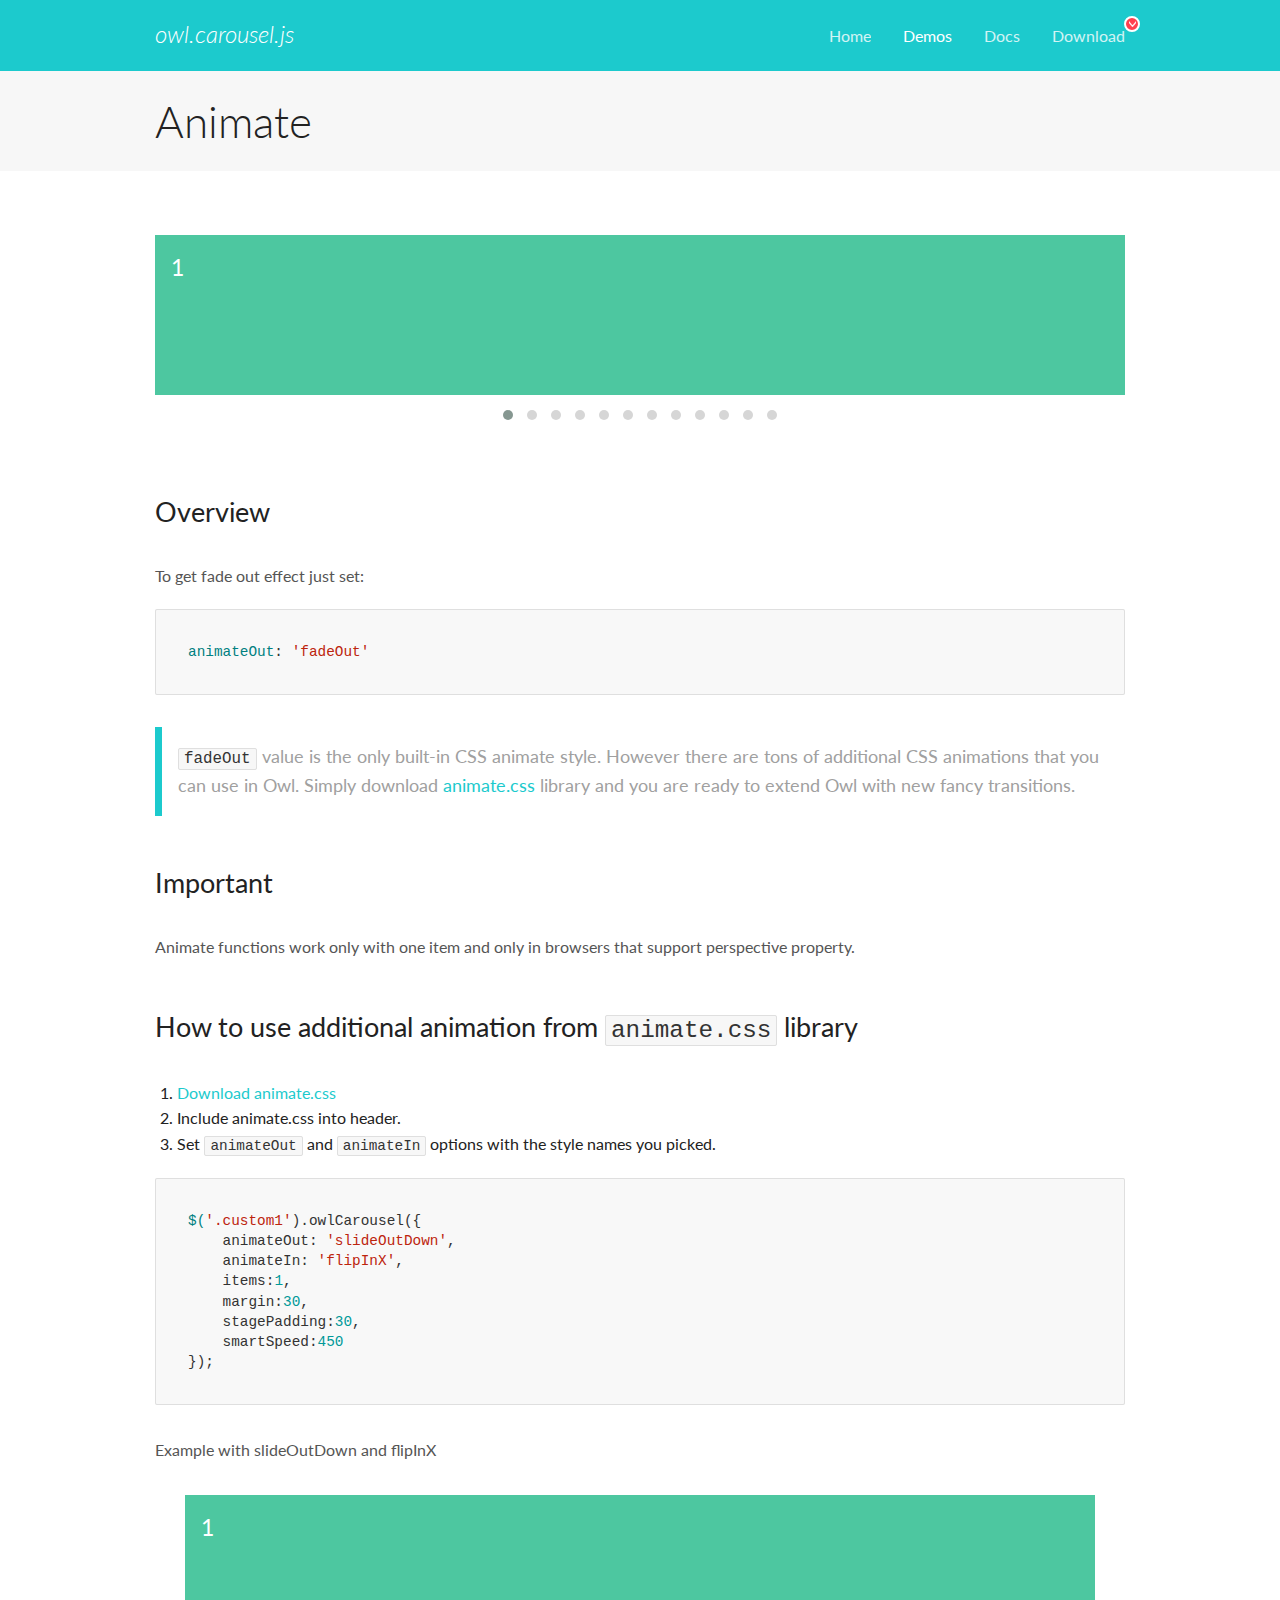
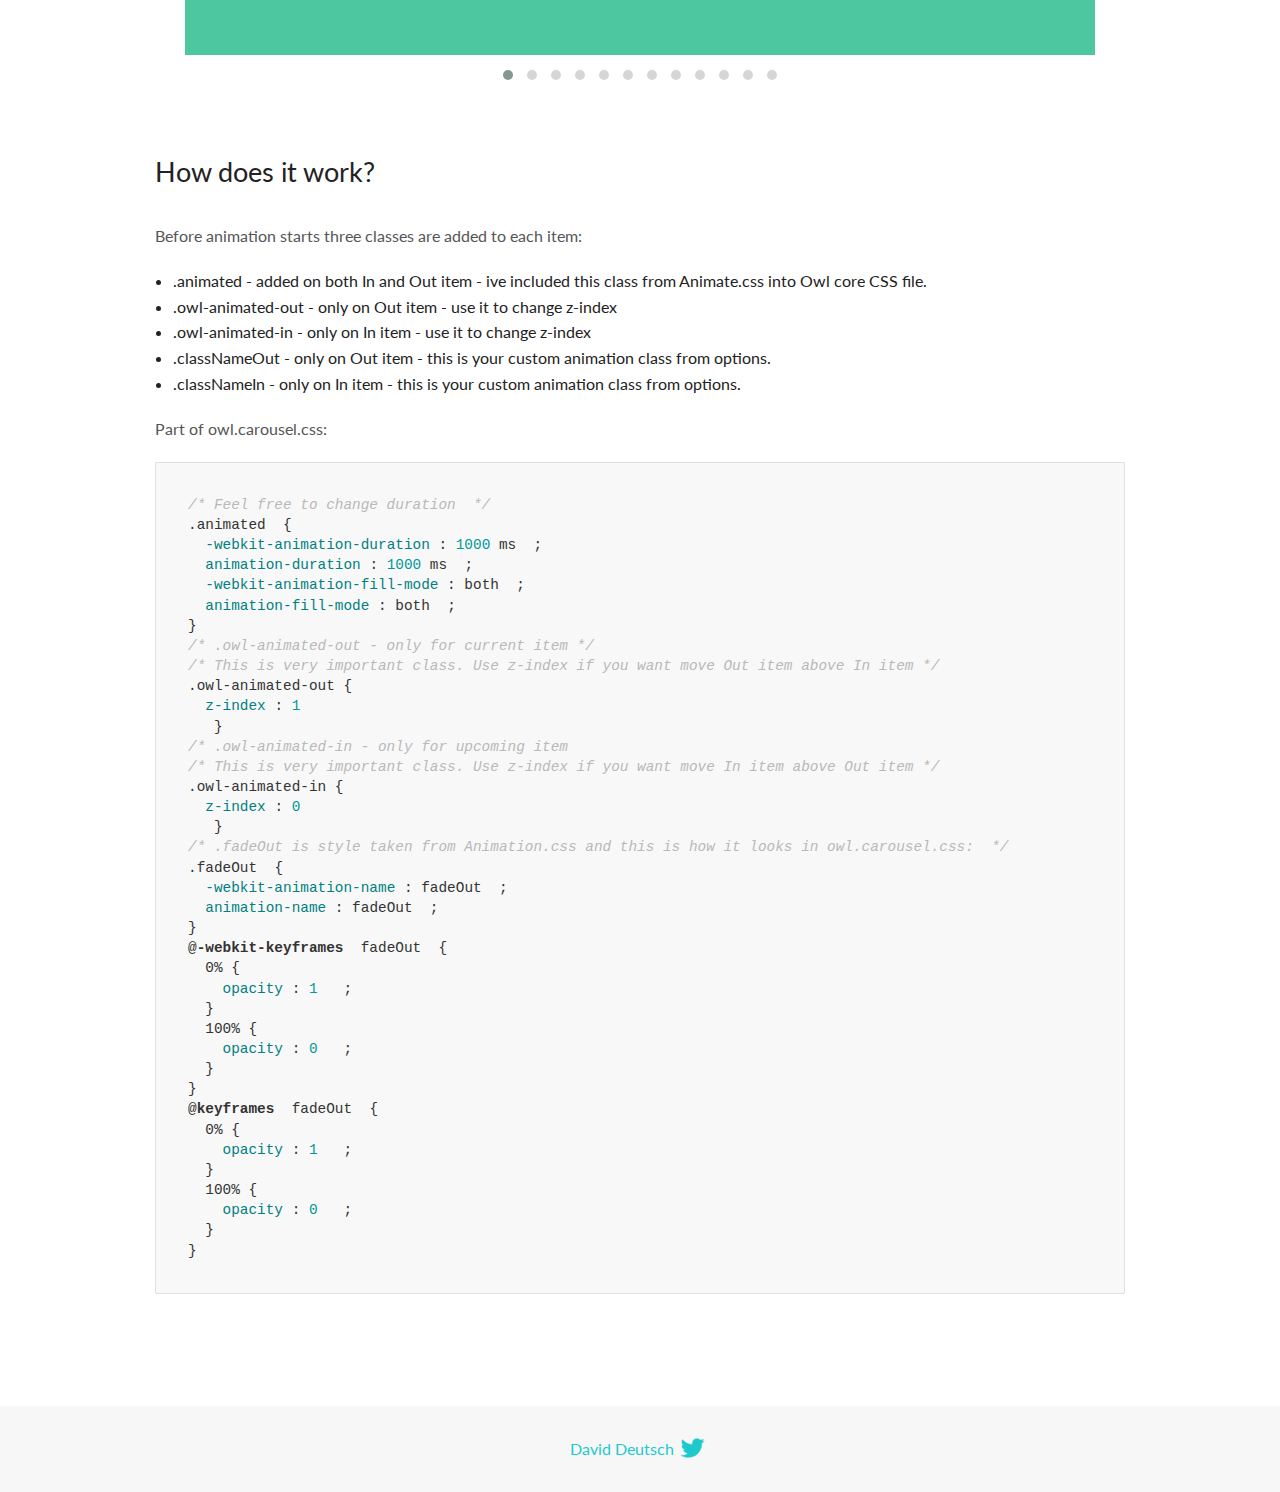
<file: OwlCarousel2-2.3.4/docs/demos/animate.html>
<!DOCTYPE html>
<html lang="en">
  <head>

    <!-- head -->
    <meta charset="utf-8">
    <meta name="msapplication-tap-highlight" content="no" />
    <meta name="viewport" content="width=device-width, initial-scale=1.0" />
    <meta name="description" content="Animate carousel">
    <meta name="author" content="David Deutsch">
    <title>
      Animate Demo | Owl Carousel | 2.3.4
    </title>

    <!-- Stylesheets -->
    <link href='https://fonts.googleapis.com/css?family=Lato:300,400,700,400italic,300italic' rel='stylesheet' type='text/css'>
    <link rel="stylesheet" href="../assets/css/docs.theme.min.css">

    <!-- Owl Stylesheets -->
    <link rel="stylesheet" href="../assets/owlcarousel/assets/owl.carousel.min.css">
    <link rel="stylesheet" href="../assets/owlcarousel/assets/owl.theme.default.min.css">

    <!-- HTML5 shim and Respond.js IE8 support of HTML5 elements and media queries -->

    <!--[if lt IE 9]>
      <script src="https://oss.maxcdn.com/libs/html5shiv/3.7.0/html5shiv.js"></script>
      <script src="https://oss.maxcdn.com/libs/respond.js/1.3.0/respond.min.js"></script>
    <![endif]-->

    <!-- Favicons -->
    <link rel="apple-touch-icon-precomposed" sizes="144x144" href="../assets/ico/apple-touch-icon-144-precomposed.png">
    <link rel="shortcut icon" href="../assets/ico/favicon.png">
    <link rel="shortcut icon" href="favicon.ico">

    <!-- Yeah i know js should not be in header. Its required for demos.-->

    <!-- javascript -->
    <script src="../assets/vendors/jquery.min.js"></script>
    <script src="../assets/owlcarousel/owl.carousel.js"></script>
  </head>
  <body>

    <!-- header -->
    <header class="header">
      <div class="row">
        <div class="large-12 columns">
          <div class="brand left">
            <h3>
              <a href="/OwlCarousel2/">owl.carousel.js</a> 
            </h3>
          </div>
          <a id="toggle-nav" class="right">
            <span></span> <span></span> <span></span> 
          </a> 
          <div class="nav-bar">
            <ul class="clearfix">
              <li> <a href="/OwlCarousel2/index.html">Home</a>  </li>
              <li class="active">
                <a href="/OwlCarousel2/demos/demos.html">Demos</a> 
              </li>
              <li> <a href="/OwlCarousel2/docs/started-welcome.html">Docs</a>  </li>
              <li>
                <a href="https://github.com/OwlCarousel2/OwlCarousel2/archive/2.3.4.zip">Download</a> 
                <span class="download"></span> 
              </li>
            </ul>
          </div>
        </div>
      </div>
    </header>

    <!-- title -->
    <section class="title">
      <div class="row">
        <div class="large-12 columns">
          <h1>Animate</h1>
        </div>
      </div>
    </section>

    <!--  Demos -->
    <section id="demos">
      <div class="row">
        <div class="large-12 columns">
          <div class="fadeOut owl-carousel owl-theme">
            <div class="item">
              <h4>1</h4>
            </div>
            <div class="item">
              <h4>2</h4>
            </div>
            <div class="item">
              <h4>3</h4>
            </div>
            <div class="item">
              <h4>4</h4>
            </div>
            <div class="item">
              <h4>5</h4>
            </div>
            <div class="item">
              <h4>6</h4>
            </div>
            <div class="item">
              <h4>7</h4>
            </div>
            <div class="item">
              <h4>8</h4>
            </div>
            <div class="item">
              <h4>9</h4>
            </div>
            <div class="item">
              <h4>10</h4>
            </div>
            <div class="item">
              <h4>11</h4>
            </div>
            <div class="item">
              <h4>12</h4>
            </div>
          </div>
          <h3 id="overview">Overview</h3>
          <p>To get fade out effect just set:</p>
          <pre><code>animateOut: &#39;fadeOut&#39;</code></pre>
          <blockquote>
            <p><code>fadeOut</code> value is the only built-in CSS animate style. However there are tons of additional CSS animations that you can use in Owl. Simply download
              <a href="https://daneden.github.io/animate.css/">animate.css</a>  library and you are ready to extend Owl with new fancy transitions.</p>
          </blockquote>
          <h3 id="important">Important</h3>
          <p>Animate functions work only with one item and only in browsers that support perspective property.</p>
          <h3 id="how-to-use-additional-animation-from-animate-css-library">How to use additional animation from <code>animate.css</code> library</h3>
          <ol>
            <li> <a href="https://daneden.github.io/animate.css/">Download animate.css</a>  </li>
            <li>Include animate.css into header.</li>
            <li>Set <code>animateOut</code> and <code>animateIn</code> options with the style names you picked.</li>
          </ol>
          <pre><code>$(&#39;.custom1&#39;).owlCarousel({
    animateOut: &#39;slideOutDown&#39;,
    animateIn: &#39;flipInX&#39;,
    items:1,
    margin:30,
    stagePadding:30,
    smartSpeed:450
});</code></pre>
          <p>Example with slideOutDown and flipInX</p>
          <div class="custom1 owl-carousel owl-theme">
            <div class="item">
              <h4>1</h4>
            </div>
            <div class="item">
              <h4>2</h4>
            </div>
            <div class="item">
              <h4>3</h4>
            </div>
            <div class="item">
              <h4>4</h4>
            </div>
            <div class="item">
              <h4>5</h4>
            </div>
            <div class="item">
              <h4>6</h4>
            </div>
            <div class="item">
              <h4>7</h4>
            </div>
            <div class="item">
              <h4>8</h4>
            </div>
            <div class="item">
              <h4>9</h4>
            </div>
            <div class="item">
              <h4>10</h4>
            </div>
            <div class="item">
              <h4>11</h4>
            </div>
            <div class="item">
              <h4>12</h4>
            </div>
          </div>
          <h3 id="how-does-it-work-">How does it work?</h3>
          <p>Before animation starts three classes are added to each item:</p>
          <ul>
            <li>.animated - added on both In and Out item - ive included this class from Animate.css into Owl core CSS file.</li>
            <li>.owl-animated-out - only on Out item - use it to change z-index</li>
            <li>.owl-animated-in - only on In item - use it to change z-index</li>
            <li>.classNameOut - only on Out item - this is your custom animation class from options.</li>
            <li>.classNameIn - only on In item - this is your custom animation class from options.</li>
          </ul>
          <p>Part of owl.carousel.css:</p>
          <pre><code class="language-css"><span class="comment">/* Feel free to change duration  */</span> 
<span class="class">.animated</span>  <span class="rules">{
  <span class="rule"><span class="attribute">-webkit-animation-duration</span> :<span class="value"> <span class="number">1000</span> ms</span> </span> ;
  <span class="rule"><span class="attribute">animation-duration</span> :<span class="value"> <span class="number">1000</span> ms</span> </span> ;
  <span class="rule"><span class="attribute">-webkit-animation-fill-mode</span> :<span class="value"> both</span> </span> ;
  <span class="rule"><span class="attribute">animation-fill-mode</span> :<span class="value"> both</span> </span> ;
<span class="rule">}</span> </span> 
<span class="comment">/* .owl-animated-out - only for current item */</span> 
<span class="comment">/* This is very important class. Use z-index if you want move Out item above In item */</span> 
<span class="class">.owl-animated-out</span> <span class="rules">{
  <span class="rule"><span class="attribute">z-index</span> :<span class="value"> <span class="number">1</span> 
</span> </span> </span> }
<span class="comment">/* .owl-animated-in - only for upcoming item
/* This is very important class. Use z-index if you want move In item above Out item */</span> 
<span class="class">.owl-animated-in</span> <span class="rules">{
  <span class="rule"><span class="attribute">z-index</span> :<span class="value"> <span class="number">0</span> 
</span> </span> </span> }
<span class="comment">/* .fadeOut is style taken from Animation.css and this is how it looks in owl.carousel.css:  */</span> 
<span class="class">.fadeOut</span>  <span class="rules">{
  <span class="rule"><span class="attribute">-webkit-animation-name</span> :<span class="value"> fadeOut</span> </span> ;
  <span class="rule"><span class="attribute">animation-name</span> :<span class="value"> fadeOut</span> </span> ;
<span class="rule">}</span> </span> 
<span class="at_rule">@<span class="keyword">-webkit-keyframes</span>  fadeOut </span> {
  0% <span class="rules">{
    <span class="rule"><span class="attribute">opacity</span> :<span class="value"> <span class="number">1</span> </span> </span> ;
  <span class="rule">}</span> </span> 
  100% <span class="rules">{
    <span class="rule"><span class="attribute">opacity</span> :<span class="value"> <span class="number">0</span> </span> </span> ;
  <span class="rule">}</span> </span> 
}
<span class="at_rule">@<span class="keyword">keyframes</span>  fadeOut </span> {
  0% <span class="rules">{
    <span class="rule"><span class="attribute">opacity</span> :<span class="value"> <span class="number">1</span> </span> </span> ;
  <span class="rule">}</span> </span> 
  100% <span class="rules">{
    <span class="rule"><span class="attribute">opacity</span> :<span class="value"> <span class="number">0</span> </span> </span> ;
  <span class="rule">}</span> </span> 
}</code></pre>
          <link rel="stylesheet" href="../assets/css/animate.css">
          <script>
            jQuery(document).ready(function($) {
              $('.fadeOut').owlCarousel({
                items: 1,
                animateOut: 'fadeOut',
                loop: true,
                margin: 10,
              });
              $('.custom1').owlCarousel({
                animateOut: 'slideOutDown',
                animateIn: 'flipInX',
                items: 1,
                margin: 30,
                stagePadding: 30,
                smartSpeed: 450
              });
            });
          </script>
        </div>
      </div>
    </section>

    <!-- footer -->
    <footer class="footer">
      <div class="row">
        <div class="large-12 columns">
          <h5>
            <a href="/OwlCarousel2/docs/support-contact.html">David Deutsch</a> 
            <a id="custom-tweet-button" href="https://twitter.com/share?url=https://github.com/OwlCarousel2/OwlCarousel2&text=Owl Carousel - This is so awesome! " target="_blank"></a> 
          </h5>
        </div>
      </div>
    </footer>

    <!-- vendors -->
    <script src="../assets/vendors/highlight.js"></script>
    <script src="../assets/js/app.js"></script>
  </body>
</html>
</file>
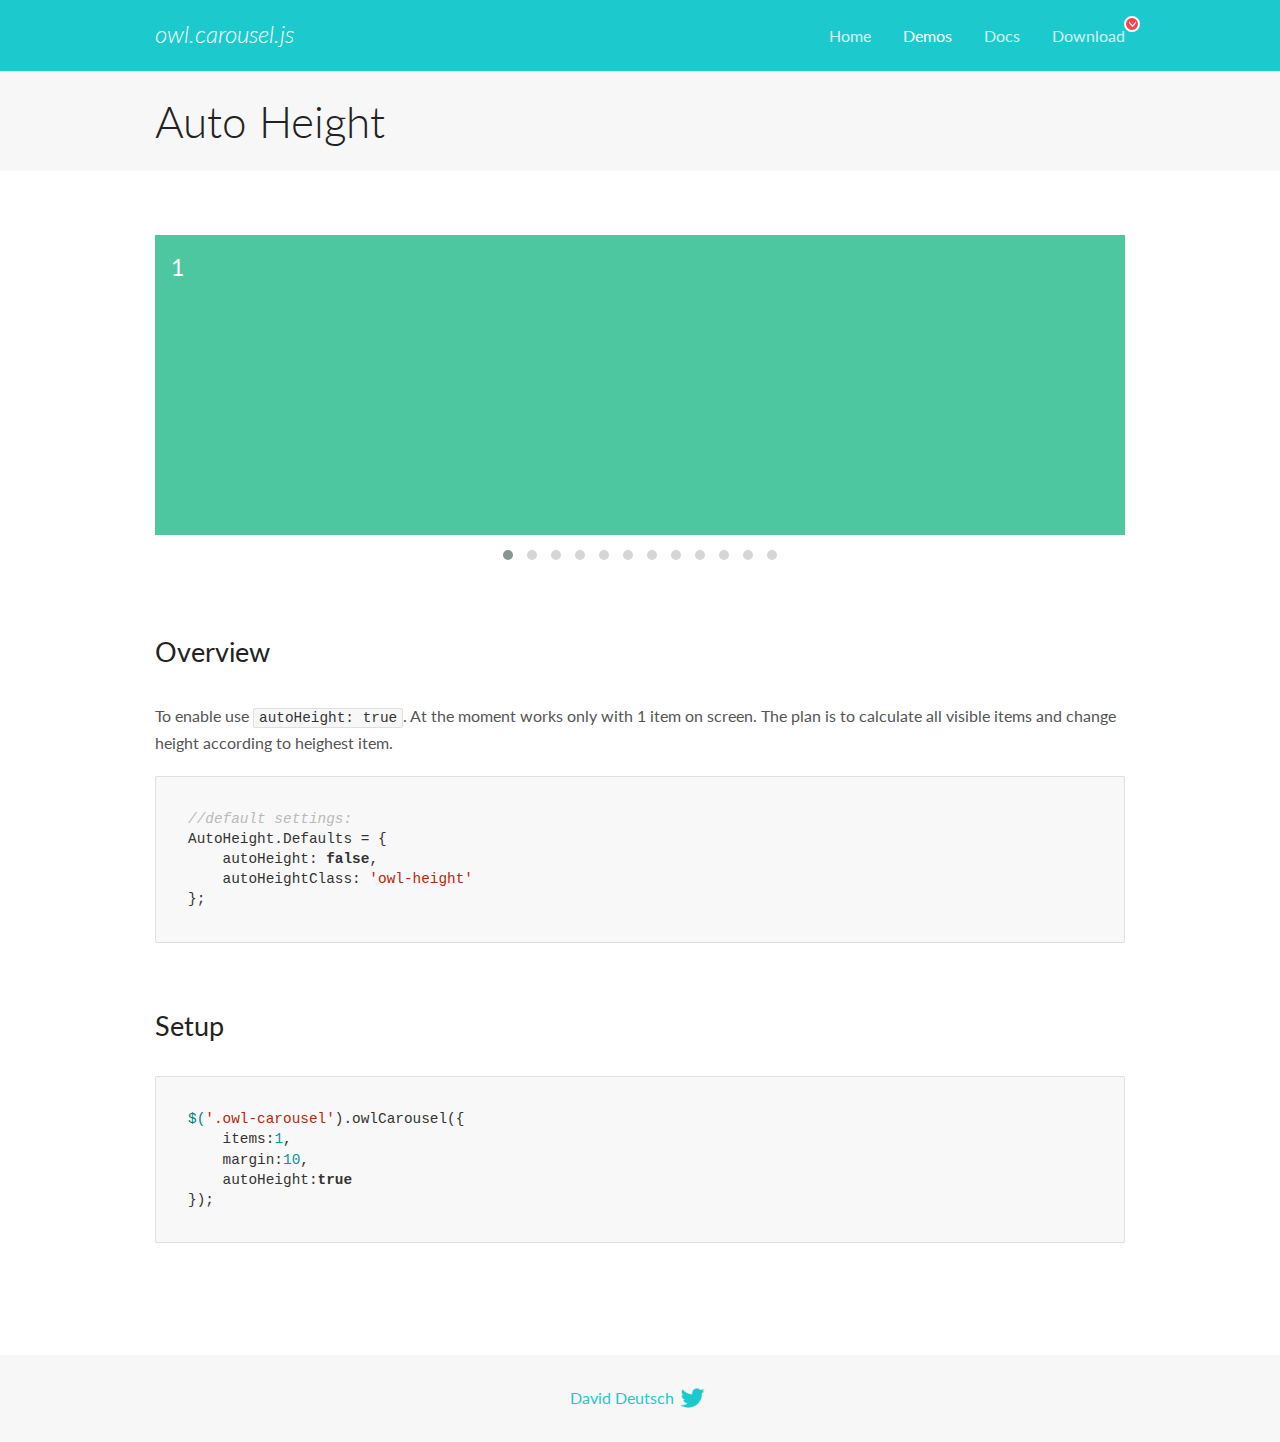
<file: OwlCarousel2-2.3.4/docs/demos/autoheight.html>
<!DOCTYPE html>
<html lang="en">
  <head>

    <!-- head -->
    <meta charset="utf-8">
    <meta name="msapplication-tap-highlight" content="no" />
    <meta name="viewport" content="width=device-width, initial-scale=1.0" />
    <meta name="description" content="autoHeight usage demo">
    <meta name="author" content="David Deutsch">
    <title>
      Auto Height Demo | Owl Carousel | 2.3.4
    </title>

    <!-- Stylesheets -->
    <link href='https://fonts.googleapis.com/css?family=Lato:300,400,700,400italic,300italic' rel='stylesheet' type='text/css'>
    <link rel="stylesheet" href="../assets/css/docs.theme.min.css">

    <!-- Owl Stylesheets -->
    <link rel="stylesheet" href="../assets/owlcarousel/assets/owl.carousel.min.css">
    <link rel="stylesheet" href="../assets/owlcarousel/assets/owl.theme.default.min.css">

    <!-- HTML5 shim and Respond.js IE8 support of HTML5 elements and media queries -->

    <!--[if lt IE 9]>
      <script src="https://oss.maxcdn.com/libs/html5shiv/3.7.0/html5shiv.js"></script>
      <script src="https://oss.maxcdn.com/libs/respond.js/1.3.0/respond.min.js"></script>
    <![endif]-->

    <!-- Favicons -->
    <link rel="apple-touch-icon-precomposed" sizes="144x144" href="../assets/ico/apple-touch-icon-144-precomposed.png">
    <link rel="shortcut icon" href="../assets/ico/favicon.png">
    <link rel="shortcut icon" href="favicon.ico">

    <!-- Yeah i know js should not be in header. Its required for demos.-->

    <!-- javascript -->
    <script src="../assets/vendors/jquery.min.js"></script>
    <script src="../assets/owlcarousel/owl.carousel.js"></script>
  </head>
  <body>

    <!-- header -->
    <header class="header">
      <div class="row">
        <div class="large-12 columns">
          <div class="brand left">
            <h3>
              <a href="/OwlCarousel2/">owl.carousel.js</a> 
            </h3>
          </div>
          <a id="toggle-nav" class="right">
            <span></span> <span></span> <span></span> 
          </a> 
          <div class="nav-bar">
            <ul class="clearfix">
              <li> <a href="/OwlCarousel2/index.html">Home</a>  </li>
              <li class="active">
                <a href="/OwlCarousel2/demos/demos.html">Demos</a> 
              </li>
              <li> <a href="/OwlCarousel2/docs/started-welcome.html">Docs</a>  </li>
              <li>
                <a href="https://github.com/OwlCarousel2/OwlCarousel2/archive/2.3.4.zip">Download</a> 
                <span class="download"></span> 
              </li>
            </ul>
          </div>
        </div>
      </div>
    </header>

    <!-- title -->
    <section class="title">
      <div class="row">
        <div class="large-12 columns">
          <h1>Auto Height</h1>
        </div>
      </div>
    </section>

    <!--  Demos -->
    <section id="demos">
      <div class="row">
        <div class="large-12 columns">
          <div class="owl-carousel owl-theme">
            <div class="item" style="height:300px">
              <h4>1</h4>
            </div>
            <div class="item" style="height:100px">
              <h4>2</h4>
            </div>
            <div class="item" style="height:500px">
              <h4>3</h4>
            </div>
            <div class="item" style="height:250px">
              <h4>4</h4>
            </div>
            <div class="item" style="height:400px">
              <h4>5</h4>
            </div>
            <div class="item" style="height:500px">
              <h4>6</h4>
            </div>
            <div class="item" style="height:600px">
              <h4>7</h4>
            </div>
            <div class="item" style="height:400px">
              <h4>8</h4>
            </div>
            <div class="item" style="height:300px">
              <h4>9</h4>
            </div>
            <div class="item" style="height:350px">
              <h4>10</h4>
            </div>
            <div class="item" style="height:200px">
              <h4>11</h4>
            </div>
            <div class="item" style="height:150px">
              <h4>12</h4>
            </div>
          </div>
          <h3 id="overview">Overview</h3>
          <p>To enable use <code>autoHeight: true</code>. At the moment works only with 1 item on screen. The plan is to calculate all visible items and change height according to heighest item.</p>
          <pre><code>//default settings:
AutoHeight.Defaults = {
    autoHeight: false,
    autoHeightClass: &#39;owl-height&#39;
};</code></pre>
          <h3 id="setup">Setup</h3>
          <pre><code>$(&#39;.owl-carousel&#39;).owlCarousel({
    items:1,
    margin:10,
    autoHeight:true
});</code></pre>
          <script>
            $(document).ready(function() {
              $('.owl-carousel').owlCarousel({
                items: 1,
                margin: 10,
                autoHeight: true
              });
            })
          </script>
        </div>
      </div>
    </section>

    <!-- footer -->
    <footer class="footer">
      <div class="row">
        <div class="large-12 columns">
          <h5>
            <a href="/OwlCarousel2/docs/support-contact.html">David Deutsch</a> 
            <a id="custom-tweet-button" href="https://twitter.com/share?url=https://github.com/OwlCarousel2/OwlCarousel2&text=Owl Carousel - This is so awesome! " target="_blank"></a> 
          </h5>
        </div>
      </div>
    </footer>

    <!-- vendors -->
    <script src="../assets/vendors/highlight.js"></script>
    <script src="../assets/js/app.js"></script>
  </body>
</html>
</file>
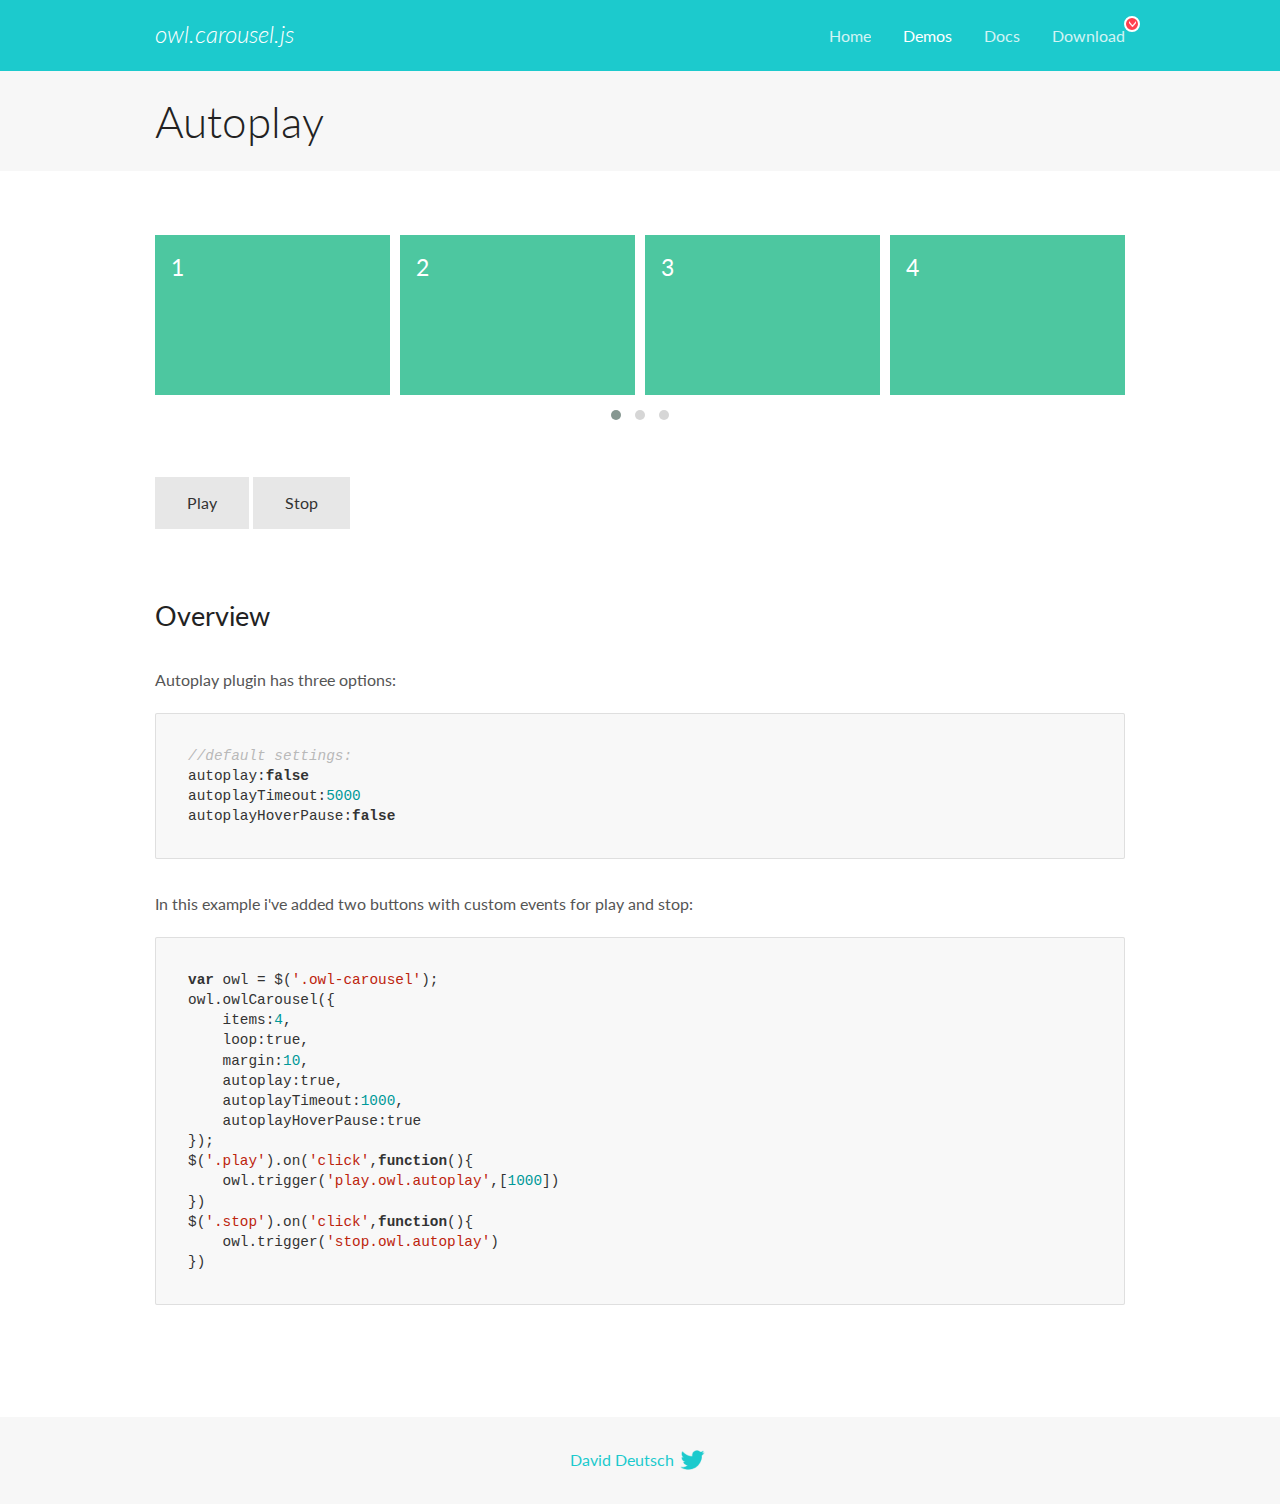
<file: OwlCarousel2-2.3.4/docs/demos/autoplay.html>
<!DOCTYPE html>
<html lang="en">
  <head>

    <!-- head -->
    <meta charset="utf-8">
    <meta name="msapplication-tap-highlight" content="no" />
    <meta name="viewport" content="width=device-width, initial-scale=1.0" />
    <meta name="description" content="Autoplay usage demo">
    <meta name="author" content="David Deutsch">
    <title>
      Autoplay Demo | Owl Carousel | 2.3.4
    </title>

    <!-- Stylesheets -->
    <link href='https://fonts.googleapis.com/css?family=Lato:300,400,700,400italic,300italic' rel='stylesheet' type='text/css'>
    <link rel="stylesheet" href="../assets/css/docs.theme.min.css">

    <!-- Owl Stylesheets -->
    <link rel="stylesheet" href="../assets/owlcarousel/assets/owl.carousel.min.css">
    <link rel="stylesheet" href="../assets/owlcarousel/assets/owl.theme.default.min.css">

    <!-- HTML5 shim and Respond.js IE8 support of HTML5 elements and media queries -->

    <!--[if lt IE 9]>
      <script src="https://oss.maxcdn.com/libs/html5shiv/3.7.0/html5shiv.js"></script>
      <script src="https://oss.maxcdn.com/libs/respond.js/1.3.0/respond.min.js"></script>
    <![endif]-->

    <!-- Favicons -->
    <link rel="apple-touch-icon-precomposed" sizes="144x144" href="../assets/ico/apple-touch-icon-144-precomposed.png">
    <link rel="shortcut icon" href="../assets/ico/favicon.png">
    <link rel="shortcut icon" href="favicon.ico">

    <!-- Yeah i know js should not be in header. Its required for demos.-->

    <!-- javascript -->
    <script src="../assets/vendors/jquery.min.js"></script>
    <script src="../assets/owlcarousel/owl.carousel.js"></script>
  </head>
  <body>

    <!-- header -->
    <header class="header">
      <div class="row">
        <div class="large-12 columns">
          <div class="brand left">
            <h3>
              <a href="/OwlCarousel2/">owl.carousel.js</a> 
            </h3>
          </div>
          <a id="toggle-nav" class="right">
            <span></span> <span></span> <span></span> 
          </a> 
          <div class="nav-bar">
            <ul class="clearfix">
              <li> <a href="/OwlCarousel2/index.html">Home</a>  </li>
              <li class="active">
                <a href="/OwlCarousel2/demos/demos.html">Demos</a> 
              </li>
              <li> <a href="/OwlCarousel2/docs/started-welcome.html">Docs</a>  </li>
              <li>
                <a href="https://github.com/OwlCarousel2/OwlCarousel2/archive/2.3.4.zip">Download</a> 
                <span class="download"></span> 
              </li>
            </ul>
          </div>
        </div>
      </div>
    </header>

    <!-- title -->
    <section class="title">
      <div class="row">
        <div class="large-12 columns">
          <h1>Autoplay</h1>
        </div>
      </div>
    </section>

    <!--  Demos -->
    <section id="demos">
      <div class="row">
        <div class="large-12 columns">
          <div class="owl-carousel owl-theme">
            <div class="item">
              <h4>1</h4>
            </div>
            <div class="item">
              <h4>2</h4>
            </div>
            <div class="item">
              <h4>3</h4>
            </div>
            <div class="item">
              <h4>4</h4>
            </div>
            <div class="item">
              <h4>5</h4>
            </div>
            <div class="item">
              <h4>6</h4>
            </div>
            <div class="item">
              <h4>7</h4>
            </div>
            <div class="item">
              <h4>8</h4>
            </div>
            <div class="item">
              <h4>9</h4>
            </div>
            <div class="item">
              <h4>10</h4>
            </div>
            <div class="item">
              <h4>11</h4>
            </div>
            <div class="item">
              <h4>12</h4>
            </div>
          </div>
          <a class="button secondary play">Play</a> 
          <a class="button secondary stop">Stop</a> 
          <h3 id="overview">Overview</h3>
          <p>Autoplay plugin has three options:</p>
          <pre><code>//default settings:
autoplay:false
autoplayTimeout:5000
autoplayHoverPause:false</code></pre>
          <p>In this example i&#39;ve added two buttons with custom events for play and stop:</p>
          <pre><code>var owl = $(&#39;.owl-carousel&#39;);
owl.owlCarousel({
    items:4,
    loop:true,
    margin:10,
    autoplay:true,
    autoplayTimeout:1000,
    autoplayHoverPause:true
});
$(&#39;.play&#39;).on(&#39;click&#39;,function(){
    owl.trigger(&#39;play.owl.autoplay&#39;,[1000])
})
$(&#39;.stop&#39;).on(&#39;click&#39;,function(){
    owl.trigger(&#39;stop.owl.autoplay&#39;)
})</code></pre>
          <script>
            $(document).ready(function() {
              var owl = $('.owl-carousel');
              owl.owlCarousel({
                items: 4,
                loop: true,
                margin: 10,
                autoplay: true,
                autoplayTimeout: 1000,
                autoplayHoverPause: true
              });
              $('.play').on('click', function() {
                owl.trigger('play.owl.autoplay', [1000])
              })
              $('.stop').on('click', function() {
                owl.trigger('stop.owl.autoplay')
              })
            })
          </script>
        </div>
      </div>
    </section>

    <!-- footer -->
    <footer class="footer">
      <div class="row">
        <div class="large-12 columns">
          <h5>
            <a href="/OwlCarousel2/docs/support-contact.html">David Deutsch</a> 
            <a id="custom-tweet-button" href="https://twitter.com/share?url=https://github.com/OwlCarousel2/OwlCarousel2&text=Owl Carousel - This is so awesome! " target="_blank"></a> 
          </h5>
        </div>
      </div>
    </footer>

    <!-- vendors -->
    <script src="../assets/vendors/highlight.js"></script>
    <script src="../assets/js/app.js"></script>
  </body>
</html>
</file>
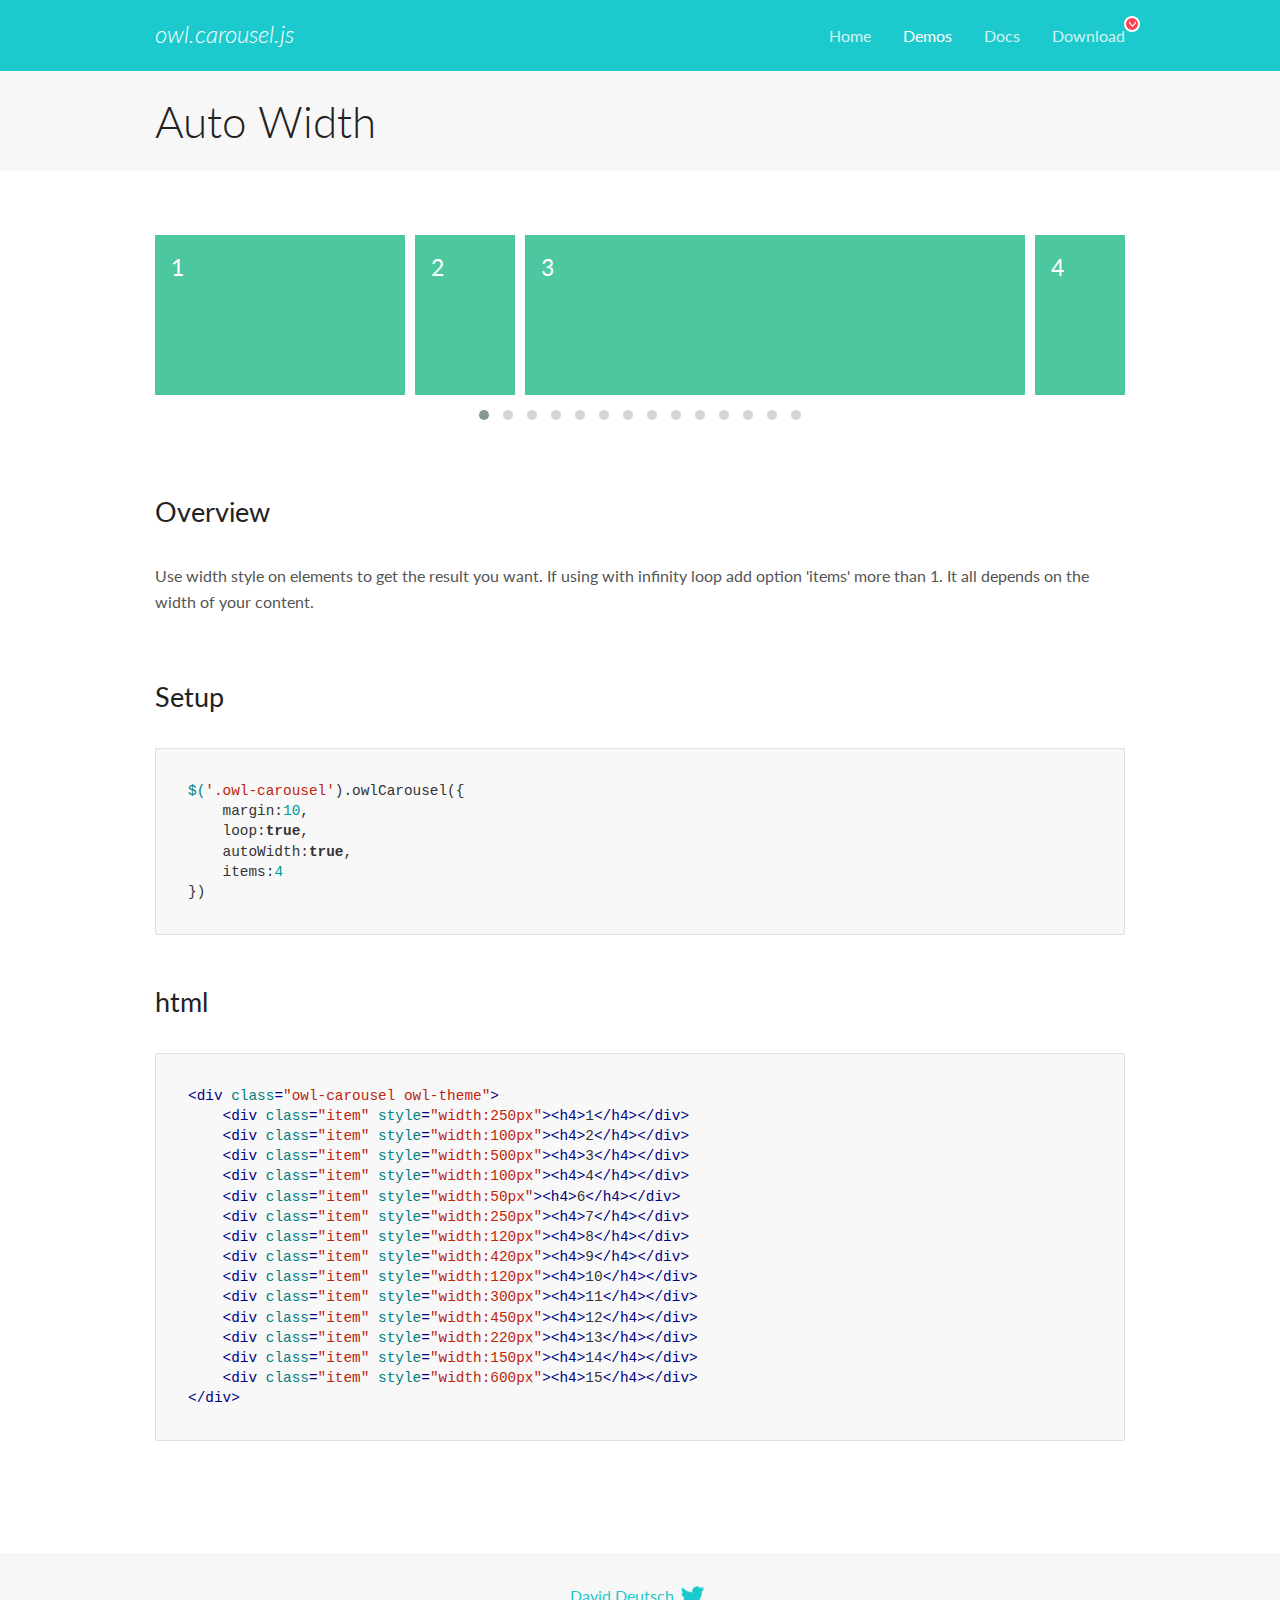
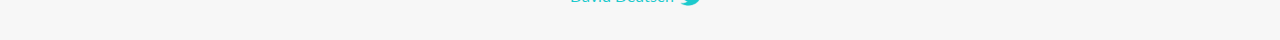
<file: OwlCarousel2-2.3.4/docs/demos/autowidth.html>
<!DOCTYPE html>
<html lang="en">
  <head>

    <!-- head -->
    <meta charset="utf-8">
    <meta name="msapplication-tap-highlight" content="no" />
    <meta name="viewport" content="width=device-width, initial-scale=1.0" />
    <meta name="description" content="Auto Width">
    <meta name="author" content="David Deutsch">
    <title>
      Auto Width Demo | Owl Carousel | 2.3.4
    </title>

    <!-- Stylesheets -->
    <link href='https://fonts.googleapis.com/css?family=Lato:300,400,700,400italic,300italic' rel='stylesheet' type='text/css'>
    <link rel="stylesheet" href="../assets/css/docs.theme.min.css">

    <!-- Owl Stylesheets -->
    <link rel="stylesheet" href="../assets/owlcarousel/assets/owl.carousel.min.css">
    <link rel="stylesheet" href="../assets/owlcarousel/assets/owl.theme.default.min.css">

    <!-- HTML5 shim and Respond.js IE8 support of HTML5 elements and media queries -->

    <!--[if lt IE 9]>
      <script src="https://oss.maxcdn.com/libs/html5shiv/3.7.0/html5shiv.js"></script>
      <script src="https://oss.maxcdn.com/libs/respond.js/1.3.0/respond.min.js"></script>
    <![endif]-->

    <!-- Favicons -->
    <link rel="apple-touch-icon-precomposed" sizes="144x144" href="../assets/ico/apple-touch-icon-144-precomposed.png">
    <link rel="shortcut icon" href="../assets/ico/favicon.png">
    <link rel="shortcut icon" href="favicon.ico">

    <!-- Yeah i know js should not be in header. Its required for demos.-->

    <!-- javascript -->
    <script src="../assets/vendors/jquery.min.js"></script>
    <script src="../assets/owlcarousel/owl.carousel.js"></script>
  </head>
  <body>

    <!-- header -->
    <header class="header">
      <div class="row">
        <div class="large-12 columns">
          <div class="brand left">
            <h3>
              <a href="/OwlCarousel2/">owl.carousel.js</a> 
            </h3>
          </div>
          <a id="toggle-nav" class="right">
            <span></span> <span></span> <span></span> 
          </a> 
          <div class="nav-bar">
            <ul class="clearfix">
              <li> <a href="/OwlCarousel2/index.html">Home</a>  </li>
              <li class="active">
                <a href="/OwlCarousel2/demos/demos.html">Demos</a> 
              </li>
              <li> <a href="/OwlCarousel2/docs/started-welcome.html">Docs</a>  </li>
              <li>
                <a href="https://github.com/OwlCarousel2/OwlCarousel2/archive/2.3.4.zip">Download</a> 
                <span class="download"></span> 
              </li>
            </ul>
          </div>
        </div>
      </div>
    </header>

    <!-- title -->
    <section class="title">
      <div class="row">
        <div class="large-12 columns">
          <h1>Auto Width</h1>
        </div>
      </div>
    </section>

    <!--  Demos -->
    <section id="demos">
      <div class="row">
        <div class="large-12 columns">
          <div class="owl-carousel owl-theme">
            <div class="item" style="width:250px">
              <h4>1</h4>
            </div>
            <div class="item" style="width:100px">
              <h4>2</h4>
            </div>
            <div class="item" style="width:500px">
              <h4>3</h4>
            </div>
            <div class="item" style="width:100px">
              <h4>4</h4>
            </div>
            <div class="item" style="width:50px">
              <h4>6</h4>
            </div>
            <div class="item" style="width:250px">
              <h4>7</h4>
            </div>
            <div class="item" style="width:120px">
              <h4>8</h4>
            </div>
            <div class="item" style="width:420px">
              <h4>9</h4>
            </div>
            <div class="item" style="width:120px">
              <h4>10</h4>
            </div>
            <div class="item" style="width:300px">
              <h4>11</h4>
            </div>
            <div class="item" style="width:450px">
              <h4>12</h4>
            </div>
            <div class="item" style="width:220px">
              <h4>13</h4>
            </div>
            <div class="item" style="width:150px">
              <h4>14</h4>
            </div>
            <div class="item" style="width:600px">
              <h4>15</h4>
            </div>
          </div>
          <h3 id="overview">Overview</h3>
          <p>Use width style on elements to get the result you want. If using with infinity loop add option &#39;items&#39; more than 1. It all depends on the width of your content.</p>
          <h3 id="setup">Setup</h3>
          <pre><code>$(&#39;.owl-carousel&#39;).owlCarousel({
    margin:10,
    loop:true,
    autoWidth:true,
    items:4
})</code></pre>
          <h3 id="html">html</h3>
          <pre><code>&lt;div class=&quot;owl-carousel owl-theme&quot;&gt;
    &lt;div class=&quot;item&quot; style=&quot;width:250px&quot;&gt;&lt;h4&gt;1&lt;/h4&gt;&lt;/div&gt;
    &lt;div class=&quot;item&quot; style=&quot;width:100px&quot;&gt;&lt;h4&gt;2&lt;/h4&gt;&lt;/div&gt;
    &lt;div class=&quot;item&quot; style=&quot;width:500px&quot;&gt;&lt;h4&gt;3&lt;/h4&gt;&lt;/div&gt;
    &lt;div class=&quot;item&quot; style=&quot;width:100px&quot;&gt;&lt;h4&gt;4&lt;/h4&gt;&lt;/div&gt;
    &lt;div class=&quot;item&quot; style=&quot;width:50px&quot;&gt;&lt;h4&gt;6&lt;/h4&gt;&lt;/div&gt;
    &lt;div class=&quot;item&quot; style=&quot;width:250px&quot;&gt;&lt;h4&gt;7&lt;/h4&gt;&lt;/div&gt;
    &lt;div class=&quot;item&quot; style=&quot;width:120px&quot;&gt;&lt;h4&gt;8&lt;/h4&gt;&lt;/div&gt;
    &lt;div class=&quot;item&quot; style=&quot;width:420px&quot;&gt;&lt;h4&gt;9&lt;/h4&gt;&lt;/div&gt;
    &lt;div class=&quot;item&quot; style=&quot;width:120px&quot;&gt;&lt;h4&gt;10&lt;/h4&gt;&lt;/div&gt;
    &lt;div class=&quot;item&quot; style=&quot;width:300px&quot;&gt;&lt;h4&gt;11&lt;/h4&gt;&lt;/div&gt;
    &lt;div class=&quot;item&quot; style=&quot;width:450px&quot;&gt;&lt;h4&gt;12&lt;/h4&gt;&lt;/div&gt;
    &lt;div class=&quot;item&quot; style=&quot;width:220px&quot;&gt;&lt;h4&gt;13&lt;/h4&gt;&lt;/div&gt;
    &lt;div class=&quot;item&quot; style=&quot;width:150px&quot;&gt;&lt;h4&gt;14&lt;/h4&gt;&lt;/div&gt;
    &lt;div class=&quot;item&quot; style=&quot;width:600px&quot;&gt;&lt;h4&gt;15&lt;/h4&gt;&lt;/div&gt;
&lt;/div&gt;</code></pre>
          <script>
            $(document).ready(function() {
              $('.owl-carousel').owlCarousel({
                margin: 10,
                loop: true,
                autoWidth: true,
                items: 4
              })
            })
          </script>
        </div>
      </div>
    </section>

    <!-- footer -->
    <footer class="footer">
      <div class="row">
        <div class="large-12 columns">
          <h5>
            <a href="/OwlCarousel2/docs/support-contact.html">David Deutsch</a> 
            <a id="custom-tweet-button" href="https://twitter.com/share?url=https://github.com/OwlCarousel2/OwlCarousel2&text=Owl Carousel - This is so awesome! " target="_blank"></a> 
          </h5>
        </div>
      </div>
    </footer>

    <!-- vendors -->
    <script src="../assets/vendors/highlight.js"></script>
    <script src="../assets/js/app.js"></script>
  </body>
</html>
</file>
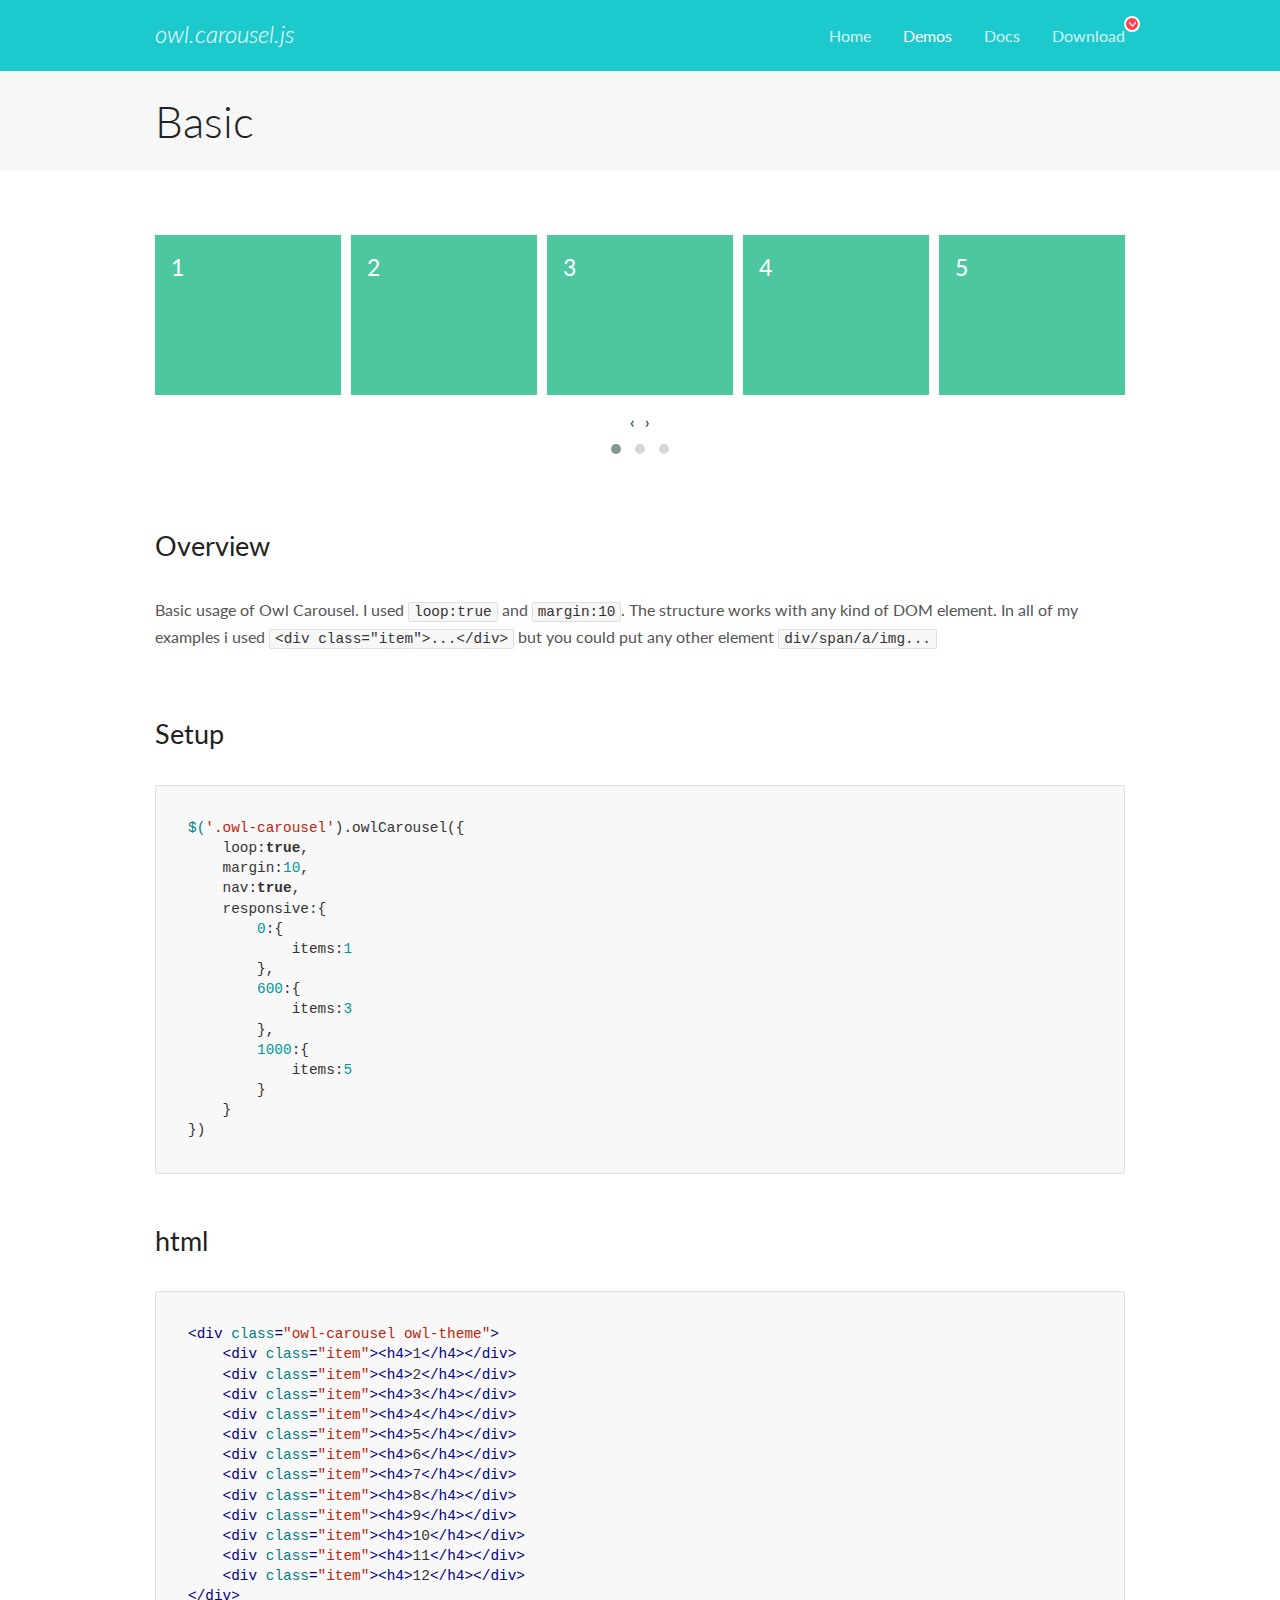
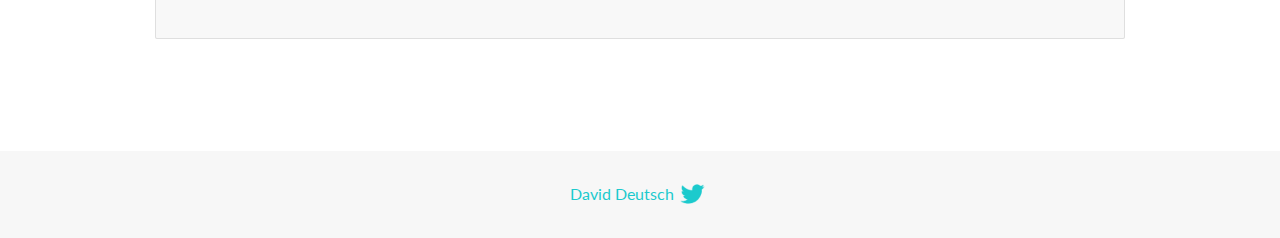
<file: OwlCarousel2-2.3.4/docs/demos/basic.html>
<!DOCTYPE html>
<html lang="en">
  <head>

    <!-- head -->
    <meta charset="utf-8">
    <meta name="msapplication-tap-highlight" content="no" />
    <meta name="viewport" content="width=device-width, initial-scale=1.0" />
    <meta name="description" content="Basic usage demo">
    <meta name="author" content="David Deutsch">
    <title>
      Basic Demo | Owl Carousel | 2.3.4
    </title>

    <!-- Stylesheets -->
    <link href='https://fonts.googleapis.com/css?family=Lato:300,400,700,400italic,300italic' rel='stylesheet' type='text/css'>
    <link rel="stylesheet" href="../assets/css/docs.theme.min.css">

    <!-- Owl Stylesheets -->
    <link rel="stylesheet" href="../assets/owlcarousel/assets/owl.carousel.min.css">
    <link rel="stylesheet" href="../assets/owlcarousel/assets/owl.theme.default.min.css">

    <!-- HTML5 shim and Respond.js IE8 support of HTML5 elements and media queries -->

    <!--[if lt IE 9]>
      <script src="https://oss.maxcdn.com/libs/html5shiv/3.7.0/html5shiv.js"></script>
      <script src="https://oss.maxcdn.com/libs/respond.js/1.3.0/respond.min.js"></script>
    <![endif]-->

    <!-- Favicons -->
    <link rel="apple-touch-icon-precomposed" sizes="144x144" href="../assets/ico/apple-touch-icon-144-precomposed.png">
    <link rel="shortcut icon" href="../assets/ico/favicon.png">
    <link rel="shortcut icon" href="favicon.ico">

    <!-- Yeah i know js should not be in header. Its required for demos.-->

    <!-- javascript -->
    <script src="../assets/vendors/jquery.min.js"></script>
    <script src="../assets/owlcarousel/owl.carousel.js"></script>
  </head>
  <body>

    <!-- header -->
    <header class="header">
      <div class="row">
        <div class="large-12 columns">
          <div class="brand left">
            <h3>
              <a href="/OwlCarousel2/">owl.carousel.js</a> 
            </h3>
          </div>
          <a id="toggle-nav" class="right">
            <span></span> <span></span> <span></span> 
          </a> 
          <div class="nav-bar">
            <ul class="clearfix">
              <li> <a href="/OwlCarousel2/index.html">Home</a>  </li>
              <li class="active">
                <a href="/OwlCarousel2/demos/demos.html">Demos</a> 
              </li>
              <li> <a href="/OwlCarousel2/docs/started-welcome.html">Docs</a>  </li>
              <li>
                <a href="https://github.com/OwlCarousel2/OwlCarousel2/archive/2.3.4.zip">Download</a> 
                <span class="download"></span> 
              </li>
            </ul>
          </div>
        </div>
      </div>
    </header>

    <!-- title -->
    <section class="title">
      <div class="row">
        <div class="large-12 columns">
          <h1>Basic</h1>
        </div>
      </div>
    </section>

    <!--  Demos -->
    <section id="demos">
      <div class="row">
        <div class="large-12 columns">
          <div class="owl-carousel owl-theme">
            <div class="item">
              <h4>1</h4>
            </div>
            <div class="item">
              <h4>2</h4>
            </div>
            <div class="item">
              <h4>3</h4>
            </div>
            <div class="item">
              <h4>4</h4>
            </div>
            <div class="item">
              <h4>5</h4>
            </div>
            <div class="item">
              <h4>6</h4>
            </div>
            <div class="item">
              <h4>7</h4>
            </div>
            <div class="item">
              <h4>8</h4>
            </div>
            <div class="item">
              <h4>9</h4>
            </div>
            <div class="item">
              <h4>10</h4>
            </div>
            <div class="item">
              <h4>11</h4>
            </div>
            <div class="item">
              <h4>12</h4>
            </div>
          </div>
          <h3 id="overview">Overview</h3>
          <p>Basic usage of Owl Carousel. I used <code>loop:true</code> and <code>margin:10</code>. The structure works with any kind of DOM element. In all of my examples i used <code>&lt;div class=&quot;item&quot;&gt;...&lt;/div&gt;</code> but you could
            put any other element <code>div/span/a/img...</code></p>
          <h3 id="setup">Setup</h3>
          <pre><code>$(&#39;.owl-carousel&#39;).owlCarousel({
    loop:true,
    margin:10,
    nav:true,
    responsive:{
        0:{
            items:1
        },
        600:{
            items:3
        },
        1000:{
            items:5
        }
    }
})</code></pre>
          <h3 id="html">html</h3>
          <pre><code>&lt;div class=&quot;owl-carousel owl-theme&quot;&gt;
    &lt;div class=&quot;item&quot;&gt;&lt;h4&gt;1&lt;/h4&gt;&lt;/div&gt;
    &lt;div class=&quot;item&quot;&gt;&lt;h4&gt;2&lt;/h4&gt;&lt;/div&gt;
    &lt;div class=&quot;item&quot;&gt;&lt;h4&gt;3&lt;/h4&gt;&lt;/div&gt;
    &lt;div class=&quot;item&quot;&gt;&lt;h4&gt;4&lt;/h4&gt;&lt;/div&gt;
    &lt;div class=&quot;item&quot;&gt;&lt;h4&gt;5&lt;/h4&gt;&lt;/div&gt;
    &lt;div class=&quot;item&quot;&gt;&lt;h4&gt;6&lt;/h4&gt;&lt;/div&gt;
    &lt;div class=&quot;item&quot;&gt;&lt;h4&gt;7&lt;/h4&gt;&lt;/div&gt;
    &lt;div class=&quot;item&quot;&gt;&lt;h4&gt;8&lt;/h4&gt;&lt;/div&gt;
    &lt;div class=&quot;item&quot;&gt;&lt;h4&gt;9&lt;/h4&gt;&lt;/div&gt;
    &lt;div class=&quot;item&quot;&gt;&lt;h4&gt;10&lt;/h4&gt;&lt;/div&gt;
    &lt;div class=&quot;item&quot;&gt;&lt;h4&gt;11&lt;/h4&gt;&lt;/div&gt;
    &lt;div class=&quot;item&quot;&gt;&lt;h4&gt;12&lt;/h4&gt;&lt;/div&gt;
&lt;/div&gt;</code></pre>
          <script>
            $(document).ready(function() {
              var owl = $('.owl-carousel');
              owl.owlCarousel({
                margin: 10,
                nav: true,
                loop: true,
                responsive: {
                  0: {
                    items: 1
                  },
                  600: {
                    items: 3
                  },
                  1000: {
                    items: 5
                  }
                }
              })
            })
          </script>
        </div>
      </div>
    </section>

    <!-- footer -->
    <footer class="footer">
      <div class="row">
        <div class="large-12 columns">
          <h5>
            <a href="/OwlCarousel2/docs/support-contact.html">David Deutsch</a> 
            <a id="custom-tweet-button" href="https://twitter.com/share?url=https://github.com/OwlCarousel2/OwlCarousel2&text=Owl Carousel - This is so awesome! " target="_blank"></a> 
          </h5>
        </div>
      </div>
    </footer>

    <!-- vendors -->
    <script src="../assets/vendors/highlight.js"></script>
    <script src="../assets/js/app.js"></script>
  </body>
</html>
</file>
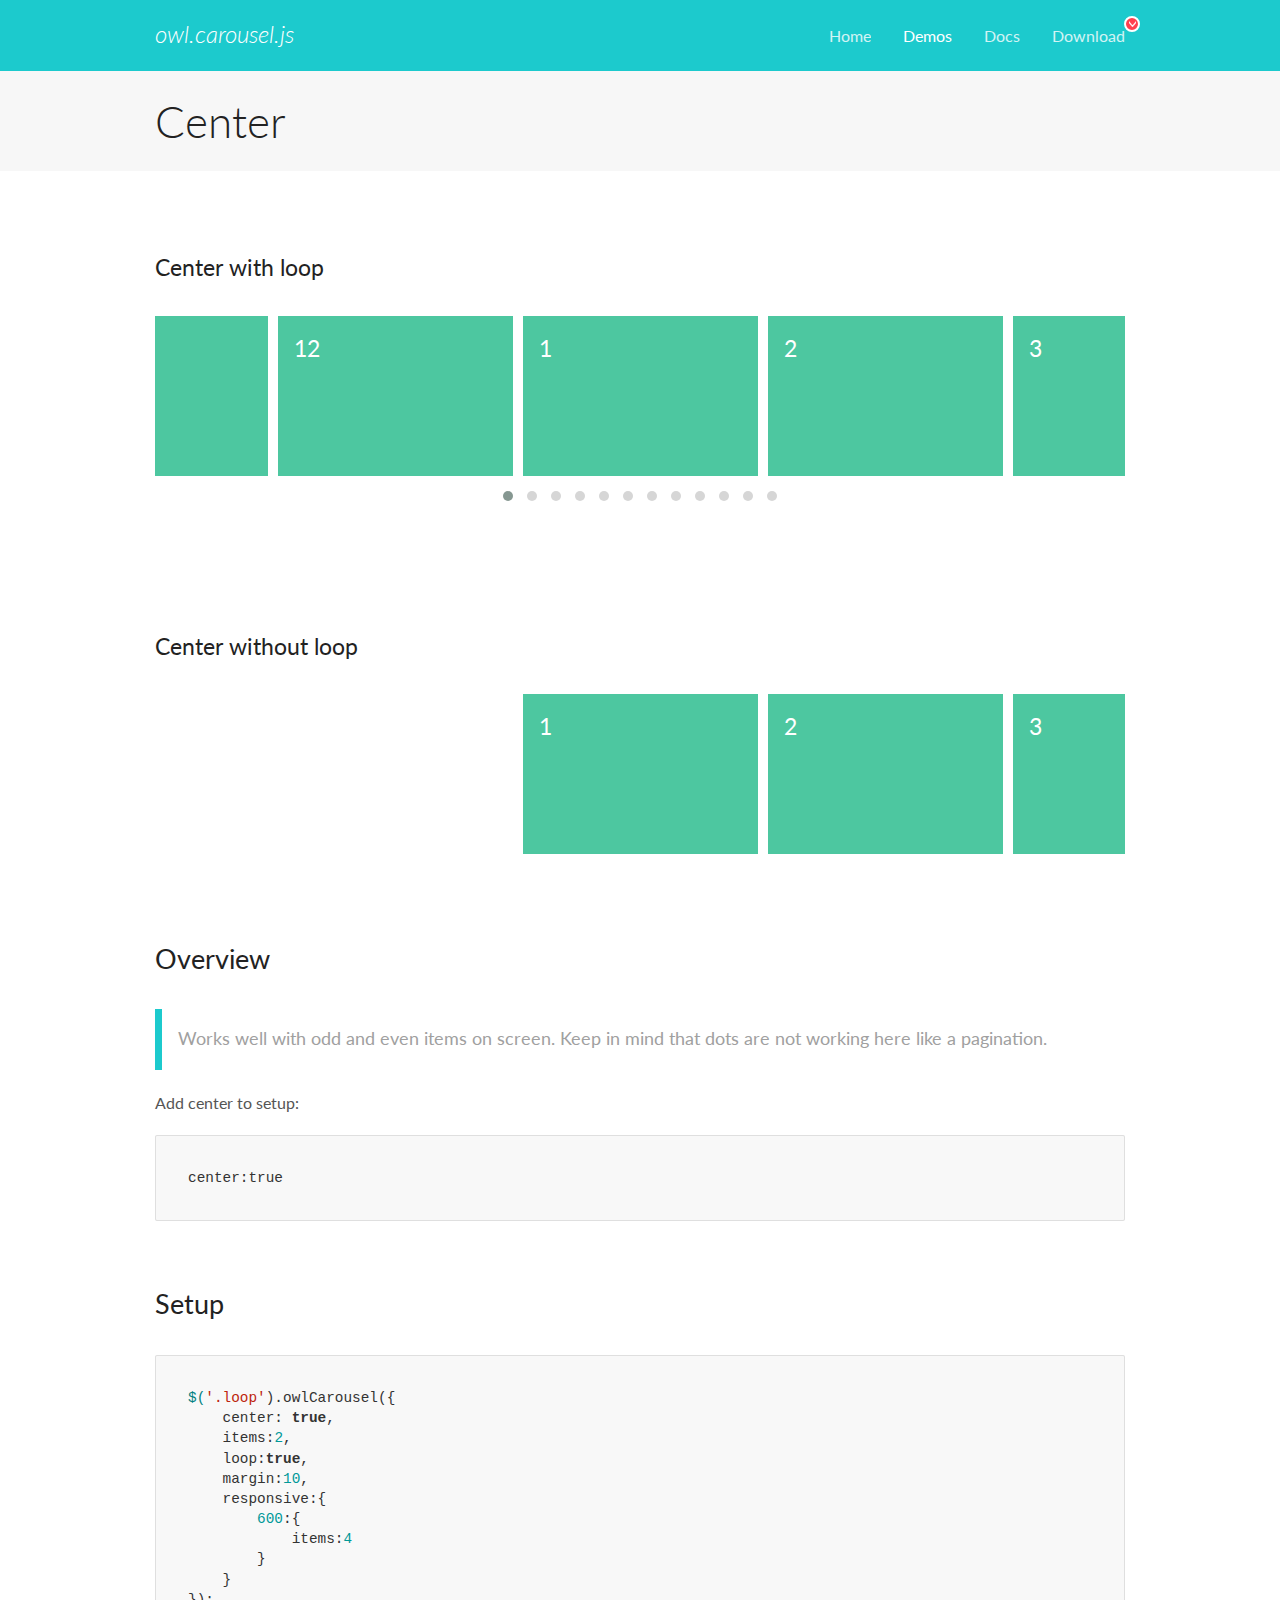
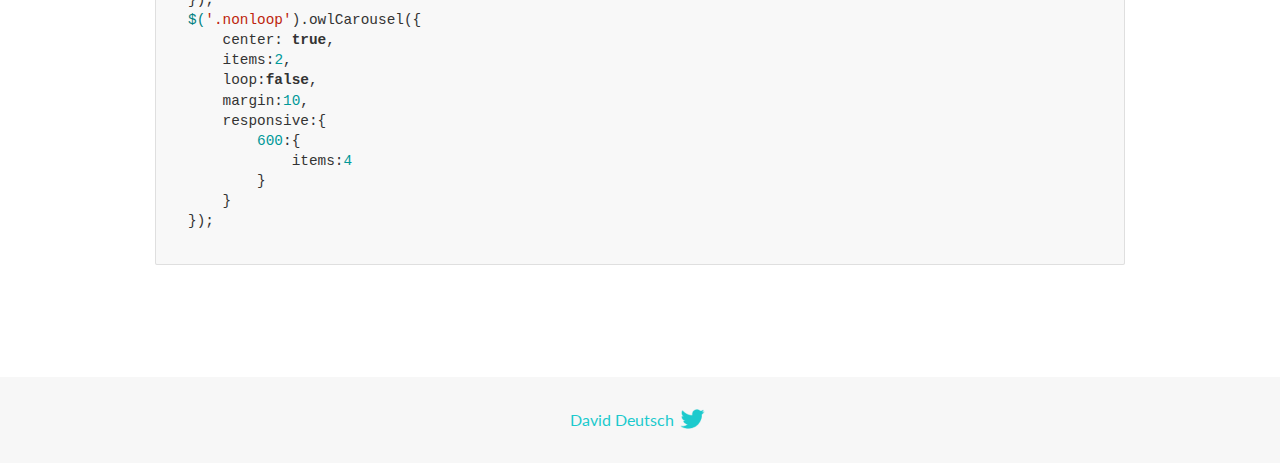
<file: OwlCarousel2-2.3.4/docs/demos/center.html>
<!DOCTYPE html>
<html lang="en">
  <head>

    <!-- head -->
    <meta charset="utf-8">
    <meta name="msapplication-tap-highlight" content="no" />
    <meta name="viewport" content="width=device-width, initial-scale=1.0" />
    <meta name="description" content="Center carousel">
    <meta name="author" content="David Deutsch">
    <title>
      Center Demo | Owl Carousel | 2.3.4
    </title>

    <!-- Stylesheets -->
    <link href='https://fonts.googleapis.com/css?family=Lato:300,400,700,400italic,300italic' rel='stylesheet' type='text/css'>
    <link rel="stylesheet" href="../assets/css/docs.theme.min.css">

    <!-- Owl Stylesheets -->
    <link rel="stylesheet" href="../assets/owlcarousel/assets/owl.carousel.min.css">
    <link rel="stylesheet" href="../assets/owlcarousel/assets/owl.theme.default.min.css">

    <!-- HTML5 shim and Respond.js IE8 support of HTML5 elements and media queries -->

    <!--[if lt IE 9]>
      <script src="https://oss.maxcdn.com/libs/html5shiv/3.7.0/html5shiv.js"></script>
      <script src="https://oss.maxcdn.com/libs/respond.js/1.3.0/respond.min.js"></script>
    <![endif]-->

    <!-- Favicons -->
    <link rel="apple-touch-icon-precomposed" sizes="144x144" href="../assets/ico/apple-touch-icon-144-precomposed.png">
    <link rel="shortcut icon" href="../assets/ico/favicon.png">
    <link rel="shortcut icon" href="favicon.ico">

    <!-- Yeah i know js should not be in header. Its required for demos.-->

    <!-- javascript -->
    <script src="../assets/vendors/jquery.min.js"></script>
    <script src="../assets/owlcarousel/owl.carousel.js"></script>
  </head>
  <body>

    <!-- header -->
    <header class="header">
      <div class="row">
        <div class="large-12 columns">
          <div class="brand left">
            <h3>
              <a href="/OwlCarousel2/">owl.carousel.js</a> 
            </h3>
          </div>
          <a id="toggle-nav" class="right">
            <span></span> <span></span> <span></span> 
          </a> 
          <div class="nav-bar">
            <ul class="clearfix">
              <li> <a href="/OwlCarousel2/index.html">Home</a>  </li>
              <li class="active">
                <a href="/OwlCarousel2/demos/demos.html">Demos</a> 
              </li>
              <li> <a href="/OwlCarousel2/docs/started-welcome.html">Docs</a>  </li>
              <li>
                <a href="https://github.com/OwlCarousel2/OwlCarousel2/archive/2.3.4.zip">Download</a> 
                <span class="download"></span> 
              </li>
            </ul>
          </div>
        </div>
      </div>
    </header>

    <!-- title -->
    <section class="title">
      <div class="row">
        <div class="large-12 columns">
          <h1>Center</h1>
        </div>
      </div>
    </section>

    <!--  Demos -->
    <section id="demos">
      <div class="row">
        <div class="large-12 columns">
          <h4 id="center-with-loop">Center with loop</h4>
          <div class="loop owl-carousel owl-theme">
            <div class="item">
              <h4>1</h4>
            </div>
            <div class="item">
              <h4>2</h4>
            </div>
            <div class="item">
              <h4>3</h4>
            </div>
            <div class="item">
              <h4>4</h4>
            </div>
            <div class="item">
              <h4>5</h4>
            </div>
            <div class="item">
              <h4>6</h4>
            </div>
            <div class="item">
              <h4>7</h4>
            </div>
            <div class="item">
              <h4>8</h4>
            </div>
            <div class="item">
              <h4>9</h4>
            </div>
            <div class="item">
              <h4>10</h4>
            </div>
            <div class="item">
              <h4>11</h4>
            </div>
            <div class="item">
              <h4>12</h4>
            </div>
          </div>
          <br>
          <h4 id="center-without-loop">Center without loop</h4>
          <div class="nonloop owl-carousel">
            <div class="item">
              <h4>1</h4>
            </div>
            <div class="item">
              <h4>2</h4>
            </div>
            <div class="item">
              <h4>3</h4>
            </div>
            <div class="item">
              <h4>4</h4>
            </div>
            <div class="item">
              <h4>5</h4>
            </div>
            <div class="item">
              <h4>6</h4>
            </div>
            <div class="item">
              <h4>7</h4>
            </div>
            <div class="item">
              <h4>8</h4>
            </div>
            <div class="item">
              <h4>9</h4>
            </div>
            <div class="item">
              <h4>10</h4>
            </div>
            <div class="item">
              <h4>11</h4>
            </div>
            <div class="item">
              <h4>12</h4>
            </div>
          </div>
          <h3 id="overview">Overview</h3>
          <blockquote>
            <p>Works well with odd and even items on screen. Keep in mind that dots are not working here like a pagination.</p>
          </blockquote>
          <p>Add center to setup:</p>
          <pre><code>center:true</code></pre>
          <h3 id="setup">Setup</h3>
          <pre><code>$(&#39;.loop&#39;).owlCarousel({
    center: true,
    items:2,
    loop:true,
    margin:10,
    responsive:{
        600:{
            items:4
        }
    }
});
$(&#39;.nonloop&#39;).owlCarousel({
    center: true,
    items:2,
    loop:false,
    margin:10,
    responsive:{
        600:{
            items:4
        }
    }
});</code></pre>
          <script>
            jQuery(document).ready(function($) {
              $('.loop').owlCarousel({
                center: true,
                items: 2,
                loop: true,
                margin: 10,
                responsive: {
                  600: {
                    items: 4
                  }
                }
              });
              $('.nonloop').owlCarousel({
                center: true,
                items: 2,
                loop: false,
                margin: 10,
                responsive: {
                  600: {
                    items: 4
                  }
                }
              });
            });
          </script>
        </div>
      </div>
    </section>

    <!-- footer -->
    <footer class="footer">
      <div class="row">
        <div class="large-12 columns">
          <h5>
            <a href="/OwlCarousel2/docs/support-contact.html">David Deutsch</a> 
            <a id="custom-tweet-button" href="https://twitter.com/share?url=https://github.com/OwlCarousel2/OwlCarousel2&text=Owl Carousel - This is so awesome! " target="_blank"></a> 
          </h5>
        </div>
      </div>
    </footer>

    <!-- vendors -->
    <script src="../assets/vendors/highlight.js"></script>
    <script src="../assets/js/app.js"></script>
  </body>
</html>
</file>
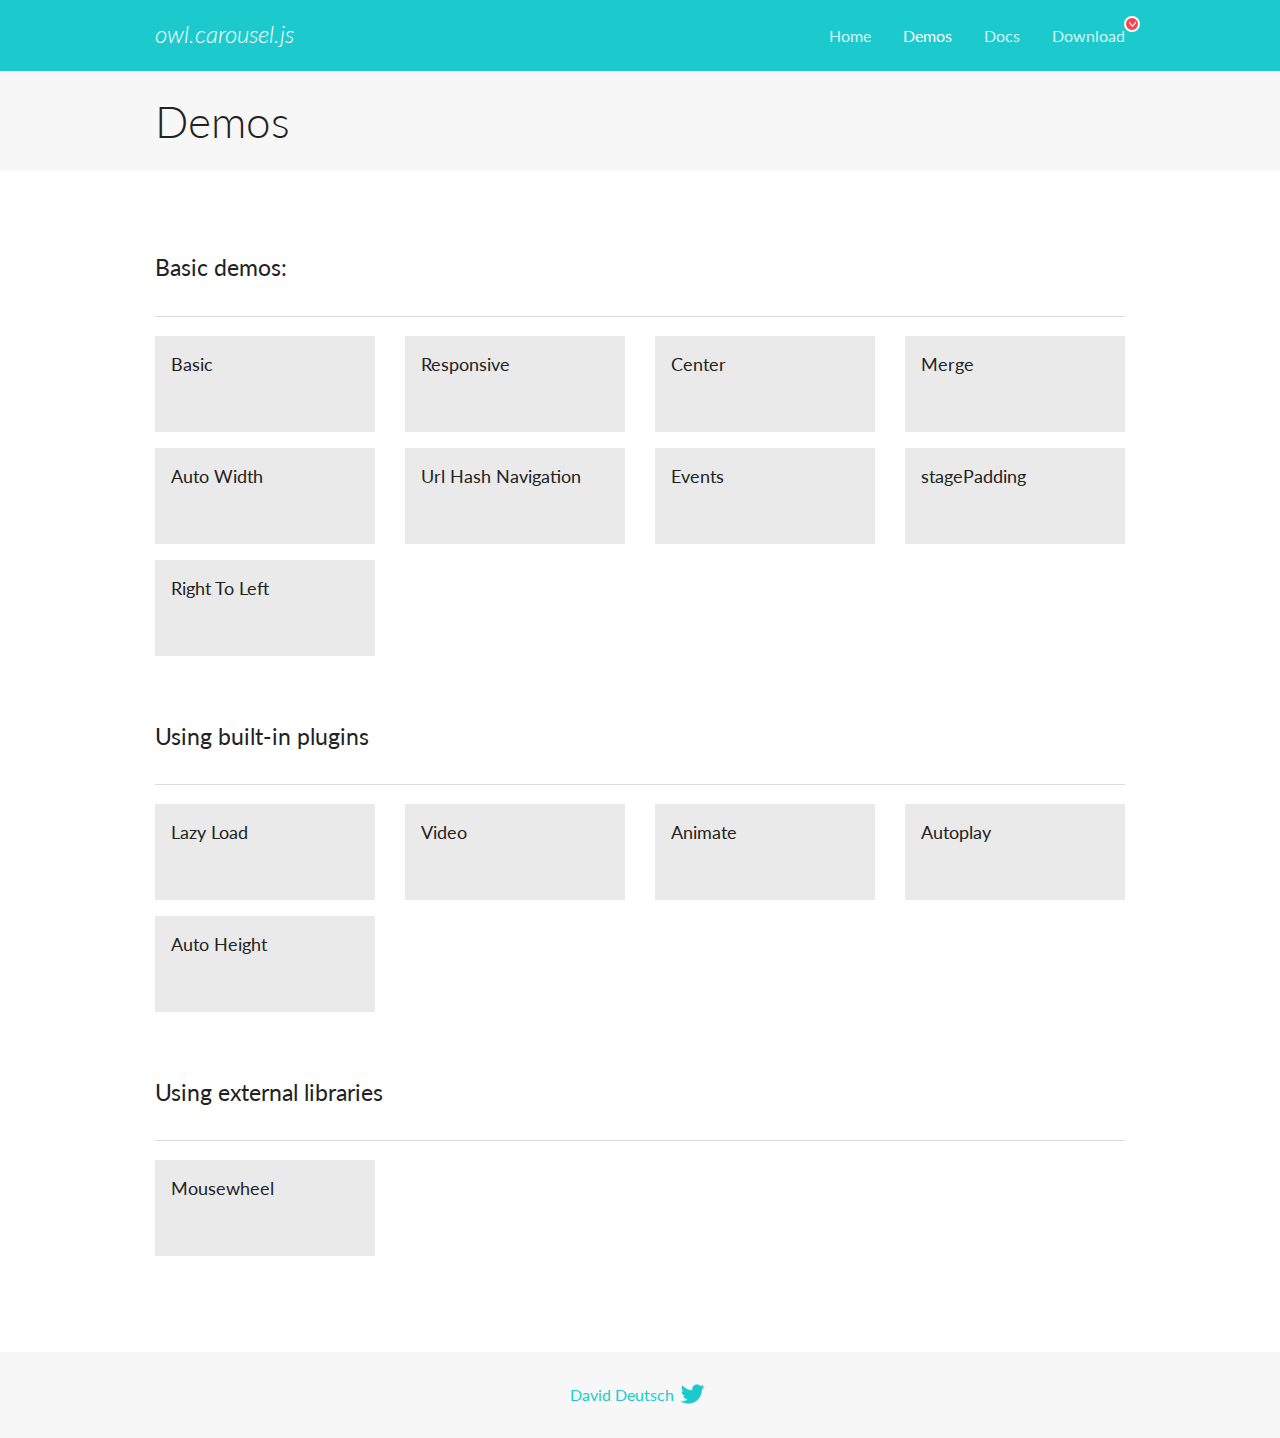
<file: OwlCarousel2-2.3.4/docs/demos/demos.html>
<!DOCTYPE html>
<html lang="en">
  <head>

    <!-- head -->
    <meta charset="utf-8">
    <meta name="msapplication-tap-highlight" content="no" />
    <meta name="viewport" content="width=device-width, initial-scale=1.0" />
    <meta name="description" content="A list of Owl Carousel examples.">
    <meta name="author" content="David Deutsch">
    <title>
      Demos | Owl Carousel | 2.3.4
    </title>

    <!-- Stylesheets -->
    <link href='https://fonts.googleapis.com/css?family=Lato:300,400,700,400italic,300italic' rel='stylesheet' type='text/css'>
    <link rel="stylesheet" href="../assets/css/docs.theme.min.css">

    <!-- Owl Stylesheets -->
    <link rel="stylesheet" href="../assets/owlcarousel/assets/owl.carousel.min.css">
    <link rel="stylesheet" href="../assets/owlcarousel/assets/owl.theme.default.min.css">

    <!-- HTML5 shim and Respond.js IE8 support of HTML5 elements and media queries -->

    <!--[if lt IE 9]>
      <script src="https://oss.maxcdn.com/libs/html5shiv/3.7.0/html5shiv.js"></script>
      <script src="https://oss.maxcdn.com/libs/respond.js/1.3.0/respond.min.js"></script>
    <![endif]-->

    <!-- Favicons -->
    <link rel="apple-touch-icon-precomposed" sizes="144x144" href="../assets/ico/apple-touch-icon-144-precomposed.png">
    <link rel="shortcut icon" href="../assets/ico/favicon.png">
    <link rel="shortcut icon" href="favicon.ico">

    <!-- Yeah i know js should not be in header. Its required for demos.-->

    <!-- javascript -->
    <script src="../assets/vendors/jquery.min.js"></script>
    <script src="../assets/owlcarousel/owl.carousel.js"></script>
  </head>
  <body>

    <!-- header -->
    <header class="header">
      <div class="row">
        <div class="large-12 columns">
          <div class="brand left">
            <h3>
              <a href="/OwlCarousel2/">owl.carousel.js</a> 
            </h3>
          </div>
          <a id="toggle-nav" class="right">
            <span></span> <span></span> <span></span> 
          </a> 
          <div class="nav-bar">
            <ul class="clearfix">
              <li> <a href="/OwlCarousel2/index.html">Home</a>  </li>
              <li class="active">
                <a href="/OwlCarousel2/demos/demos.html">Demos</a> 
              </li>
              <li> <a href="/OwlCarousel2/docs/started-welcome.html">Docs</a>  </li>
              <li>
                <a href="https://github.com/OwlCarousel2/OwlCarousel2/archive/2.3.4.zip">Download</a> 
                <span class="download"></span> 
              </li>
            </ul>
          </div>
        </div>
      </div>
    </header>

    <!-- title -->
    <section class="title">
      <div class="row">
        <div class="large-12 columns">
          <h1>Demos</h1>
        </div>
      </div>
    </section>

    <!--  Demos -->
    <section id="demos">
      <div class="row">
        <div class="large-12 columns">
          <h4 id="basic-demos-">Basic demos:</h4>
          <hr>
          <div class="demo-list">
            <div class="row">
              <div class="small-6 medium-4 large-3 columns">
                <a href="basic.html" class="demo-block">
                  <h5>Basic </h5>
                </a> 
              </div>
              <div class="small-6 medium-4 large-3 columns">
                <a href="responsive.html" class="demo-block">
                  <h5>Responsive </h5>
                </a> 
              </div>
              <div class="small-6 medium-4 large-3 columns">
                <a href="center.html" class="demo-block">
                  <h5>Center </h5>
                </a> 
              </div>
              <div class="small-6 medium-4 large-3 columns">
                <a href="merge.html" class="demo-block">
                  <h5>Merge </h5>
                </a> 
              </div>
              <div class="small-6 medium-4 large-3 columns">
                <a href="autowidth.html" class="demo-block">
                  <h5>Auto Width </h5>
                </a> 
              </div>
              <div class="small-6 medium-4 large-3 columns">
                <a href="urlhashnav.html" class="demo-block">
                  <h5>Url Hash Navigation </h5>
                </a> 
              </div>
              <div class="small-6 medium-4 large-3 columns">
                <a href="events.html" class="demo-block">
                  <h5>Events </h5>
                </a> 
              </div>
              <div class="small-6 medium-4 large-3 columns">
                <a href="stagepadding.html" class="demo-block">
                  <h5>stagePadding </h5>
                </a> 
              </div>
              <div class="small-6 medium-4 large-3 columns">
                <a href="rtl.html" class="demo-block">
                  <h5>Right To Left </h5>
                </a> 
              </div>
            </div>
          </div>
          <h4 id="using-built-in-plugins">Using built-in plugins</h4>
          <hr>
          <div class="demo-list">
            <div class="row">
              <div class="small-6 medium-4 large-3 columns">
                <a href="lazyLoad.html" class="demo-block">
                  <h5>Lazy Load </h5>
                </a> 
              </div>
              <div class="small-6 medium-4 large-3 columns">
                <a href="video.html" class="demo-block">
                  <h5>Video </h5>
                </a> 
              </div>
              <div class="small-6 medium-4 large-3 columns">
                <a href="animate.html" class="demo-block">
                  <h5>Animate </h5>
                </a> 
              </div>
              <div class="small-6 medium-4 large-3 columns">
                <a href="autoplay.html" class="demo-block">
                  <h5>Autoplay </h5>
                </a> 
              </div>
              <div class="small-6 medium-4 large-3 columns">
                <a href="autoheight.html" class="demo-block">
                  <h5>Auto Height </h5>
                </a> 
              </div>
            </div>
          </div>
          <h4 id="using-external-libraries">Using external libraries</h4>
          <hr>
          <div class="demo-list">
            <div class="row">
              <div class="small-6 medium-4 large-3 columns">
                <a href="mousewheel.html" class="demo-block">
                  <h5>Mousewheel </h5>
                </a> 
              </div>
            </div>
          </div>
        </div>
      </div>
    </section>

    <!-- footer -->
    <footer class="footer">
      <div class="row">
        <div class="large-12 columns">
          <h5>
            <a href="/OwlCarousel2/docs/support-contact.html">David Deutsch</a> 
            <a id="custom-tweet-button" href="https://twitter.com/share?url=https://github.com/OwlCarousel2/OwlCarousel2&text=Owl Carousel - This is so awesome! " target="_blank"></a> 
          </h5>
        </div>
      </div>
    </footer>

    <!-- vendors -->
    <script src="../assets/vendors/highlight.js"></script>
    <script src="../assets/js/app.js"></script>
  </body>
</html>
</file>
<file: css/style.css>
* {
    font-family: "Montserrat", sans-serif !important;
}
body {
  background-color: #b0d0e5; 
}
        .carousel-item img{
            width: 300px;
            
			
			 
        }
		.featurette-heading {
			border: 2px solid rgb(6, 5, 5); /* Ширина і колір рамки */
			padding: 10px; /* Відступ від тексту до рамки */
			display: inline-block; /* Зробити заголовок блочним елементом */
			background-color: #ffffff; /* Колір фону */
		  }
		.blog-post {
			font-size: 1.5em; /* Збільшення розміру шрифта (на ваш смак) */
			text-align: justify; /* Вирівнювання тексту по ширині */
			font-family: "Montserrat", sans-serif;
		}
       
        .highlighted-text h1 {
            font-size: 35px;
            color: #000000; /* Колір тексту */
            text-decoration: center;
            background-color: rgb(232, 255, 252);
            border: 1px solid #a1a1a1;
			font-family: "Montserrat", sans-serif;
        }
      
        
		.container {
			text-align: center; /* Центруємо вміст всередині контейнера */
			padding: 20px; /* Додайте відступ, якщо потрібно */
		  }
		  
		  .col-md-6 {
			background-color: #eae9e9; /* Задаємо фоновий колір для виділення */
			padding: 35px; /* Додайте відступ для контенту */
			border-radius: 1px; /* Закруглюємо кути для кращого виділення */
			text-align: center;
			color: black;
			
		  }
		  
		  h2.text-body-emphasis {
			font-size: 24px; /* Збільшимо розмір шрифту заголовку за потребою */
			margin-bottom: 20px; /* Відступ після заголовку */
			font-family: "Montserrat", sans-serif;
		  }
		  
		  ul.list-unstyled {
			list-style: none; /* Відключаємо маркери списку */
			padding: 0; /* Відключаємо відступи списку */
		  }
		  
		  li {
			margin-bottom: 10px; /* Відступ між пунктами списку */
		  }
		  
		  .icon-link {
			text-decoration: none; /* Відключаємо підкреслення посилань */
			display: flex;
			align-items: center;
		  }
		  
		  .icon-link svg {
			margin-right: 5px; /* Відступ між іконкою і текстом */
		  }
		  
		  /* Додайте стилі за потребою */
		   
        
      .highlighted-text p {
    font-size: 30px;
    color: #091211; /* Колір тексту */
    text-align: center;
    background-color: #f0f0f0; /* Колір фону */
    padding: 10px; /* Відступи внутрішні */
    border: 2px solid #f5f5f5; /* Рамка */
    border-radius: 5px; /* Закруглені кути */
    margin: 10px 0; /* Відступи зовнішні (верхні та нижні) */
}



            .highlighted-text h3{
                font-size: 30px;
            background-color: rgb(255, 255, 255);
           
            color: #000000; /* Колір тексту */
            text-align: center;
            }
          
			
			.b-example-divider {
				background-color: #252525; /* Задаємо фоновий колір для виділення */
				padding: 10px; /* Додаємо внутрішній відступ для кращого виділення */
				border-radius: 5px; /* Закруглюємо кути */
			  }
			  
			  h4.fw-bold {
				background-color: #ffffff; /* Задаємо фоновий колір для заголовка */
				padding: 10px; /* Додаємо внутрішній відступ для кращого виділення заголовка */
				border-radius: 5px; /* Закруглюємо кути заголовка */
				margin: 0; /* Видаляємо зовнішні відступи заголовка */
			  }
			  
			  
        
            .card {
                display: flex;
                flex-direction: column;
               
               
                text-align: center; /* Вирівнювання тексту по центру внутрішніх елементів */
              }
              
           
           
           
        /*footer*/

.footer{
	
	padding-top: 70px;
	background-color: #efeeee;
  
}
.footer-inner{
	display: flex;
	justify-content: space-between;
}

.footer-col{
	width: 50%;
	padding-right: 20px;

}

.footer-logo{
	font-size: 46px;
	color: #000000;
	font-weight: 700;
	font-family: "Montserrat";
	margin-bottom: 30px;

}


.footer-text{

	font-size: 15px;
	line-height: 24px;
	color: #120f0f;
	font-weight: 400;

	margin-bottom: 30px;

}

.footer-social-header{
	font-size: 15px;
	color: #333333;
	font-weight: 700;
	

}
h2 {
	background-color: #dad9d9;
	padding: 5px; 
	border-radius: 5px;
  }

.footer-social-header:after{
	
	display: block;
	width: 100%; 
	height: 1px;
	background-color: #c7c5c5;
	margin:20px 0;

}
.footer-social-content{
	font-size: 15px;
	line-height: 24px;
	color: #060505;
	font-weight: 300;
	
	margin-bottom: 25px;
}


.footer-social-content a {
	font-size: 18px;
	color: #95e1d3;
	display: inline-block;
	vertical-align: middle;
	margin-left: 10px;

}
.contact {
	background: #F9F9F9;
	
}
.footer-contact{
	display: block;
	text-align:  center;
	margin-bottom: 30px;
	font-size: 25px;
	font-weight: normal;

	color: #000000;
}

.footer-social-header{
	font-size: 15px;
	color: #333333;
	font-weight: 700;


}


.footer-social-header:after{
	content: '';
	display: block;
	width: 100%; 
	height: 1px;
	background-color: #6bdadc;
	margin:20px 0;

}


.copyright {
	text-align: right; 
	padding-right: 20px; 
}
.footer-social-content a {
	font-size: 18px;
	color: #000000;
		display: inline-block; /* Вирівнювання по горизонталі */
		margin: 5px; 
	
	}
	

	



.sinfo {
	display: block;
	font-size: 13px;
	font-family: "Montserrat", sans-serif;
}

fieldset {
	border: medium none !important;
	margin: 0 0 10px;
	min-width: 100%;
	padding: 0;
	width: 100%;
	border-radius: 25%;
}

.text, 
.email, 
.textarea, 
.contact-submit {
	width: 100%;
	border: 1px solid #9a9a9a;
	background: #FFF;
	
	padding: 10px;
}

.hiddenText {
  display: none;
}

.card-text a:hover + .hiddenText {
  display: block;
}
.text,
.email,
.textarea,
.contact-submit {
	-webkit-transition: border-color ;
	-moz-transition: border-color ;
	transition: border-color ;
	
}

.textarea {
	height: 100px;
	max-width: 100%;
	resize: none;
}

.contact-submit {
	cursor: pointer;
	width: 100%;
	border: none;
	background: #95e1d3;
	color: #FFF;
	margin: 0 0 5px;
	padding: 10px;
	font-size: 15px;
}

.contact-submit:hover {
	background: #28907d;
	
}

.contact-submit:active {
 box-shadow:inset 0 1px 3px rgba(0, 0, 0, 0.5); }

.contact input:focus, .contact textarea:focus {

	border: 1px solid #fffcfc;
}

        h1 {
			
            font-size: 32px;
        }
    
		.carousel-container {
			max-width: 30%; /* Розмір каруселі (зменшити за потребою) */
			text-align: center;
		}
		
		.novbar {
			background-color: aqua;
			font-size: 35px; 
		}
</file>
